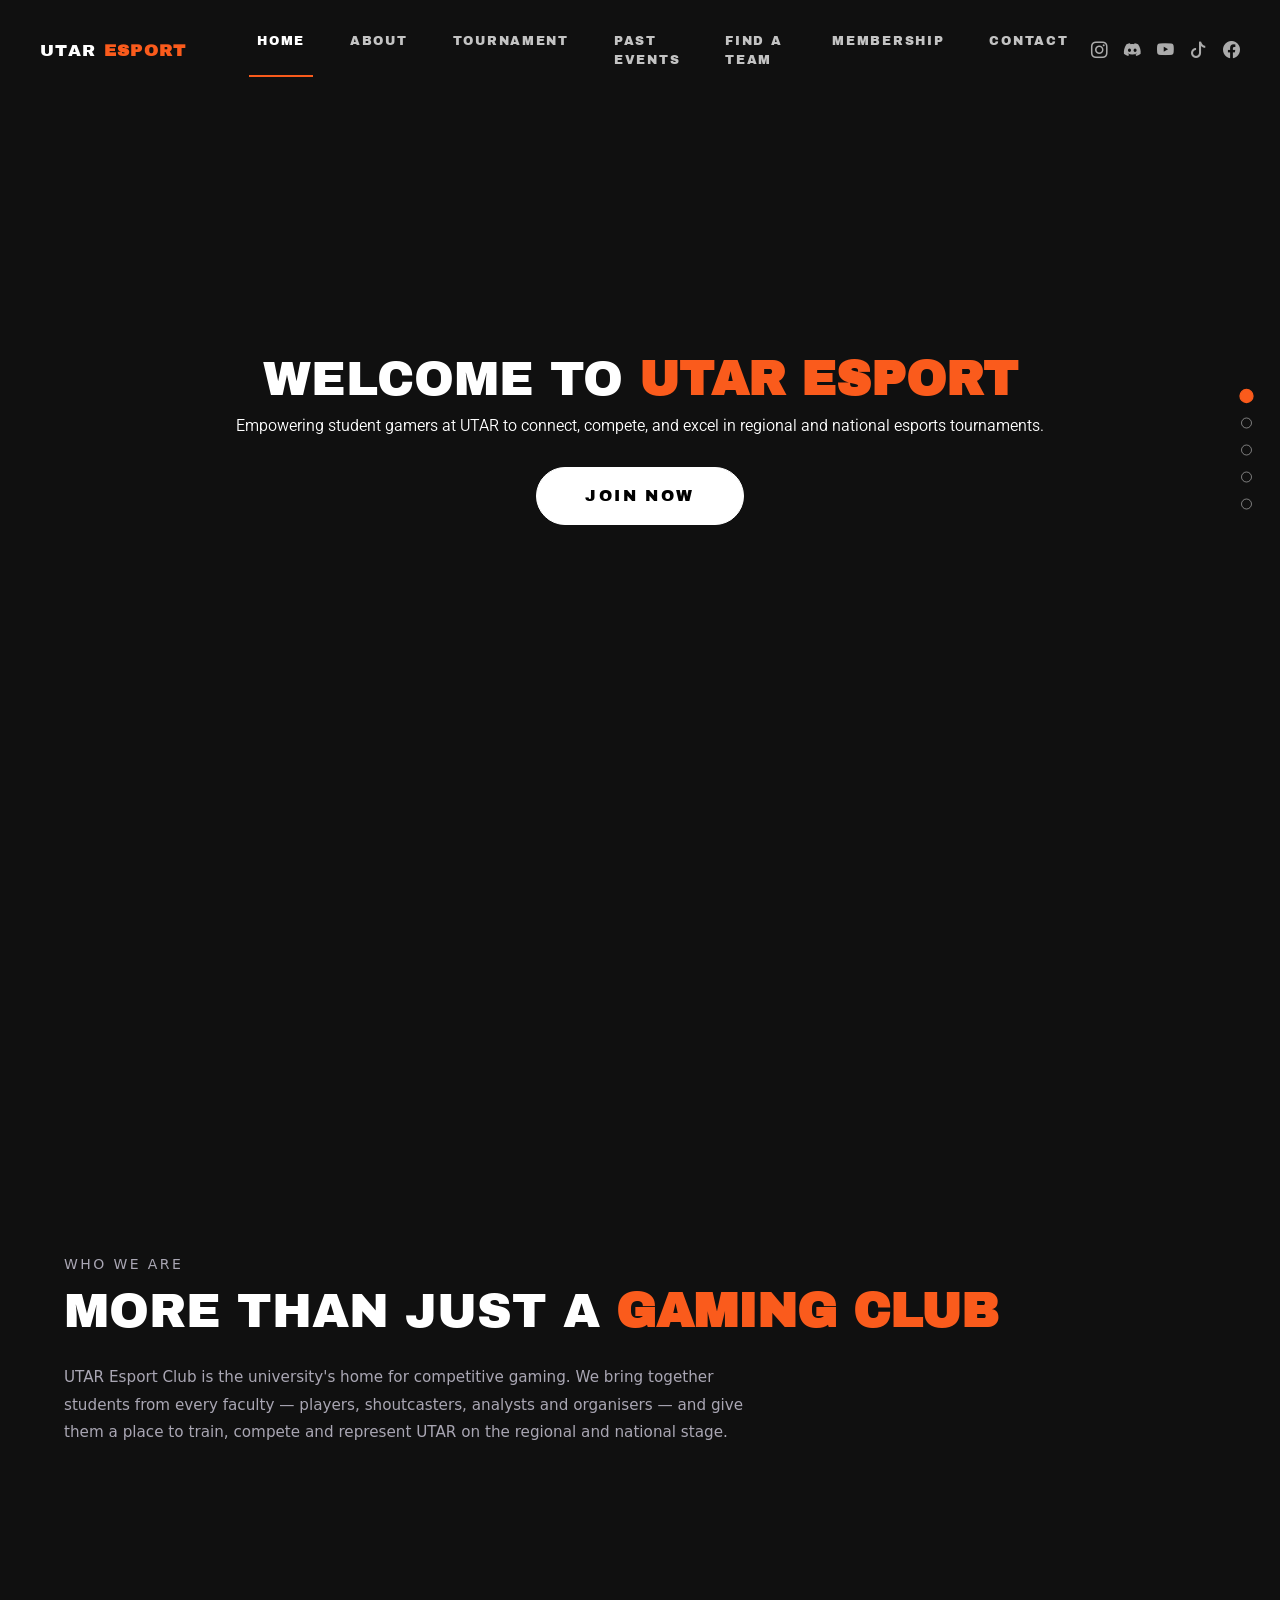
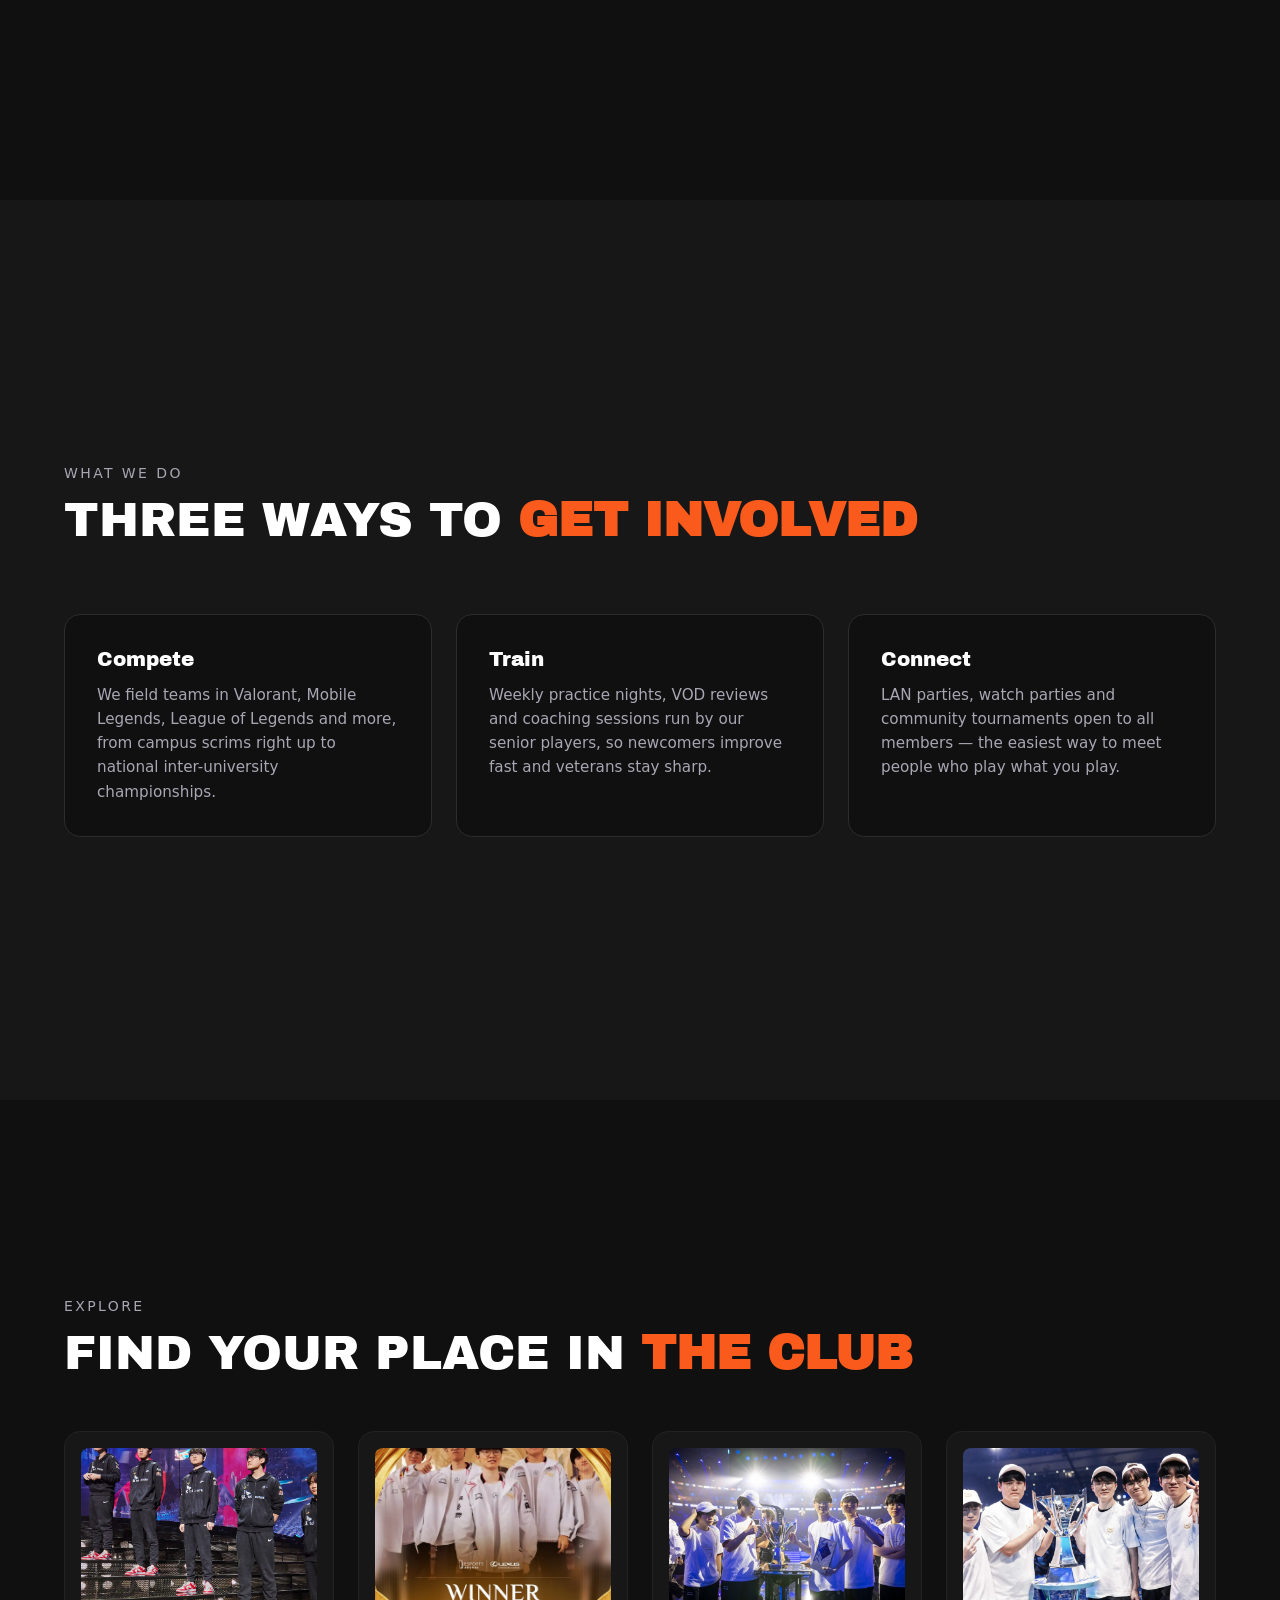
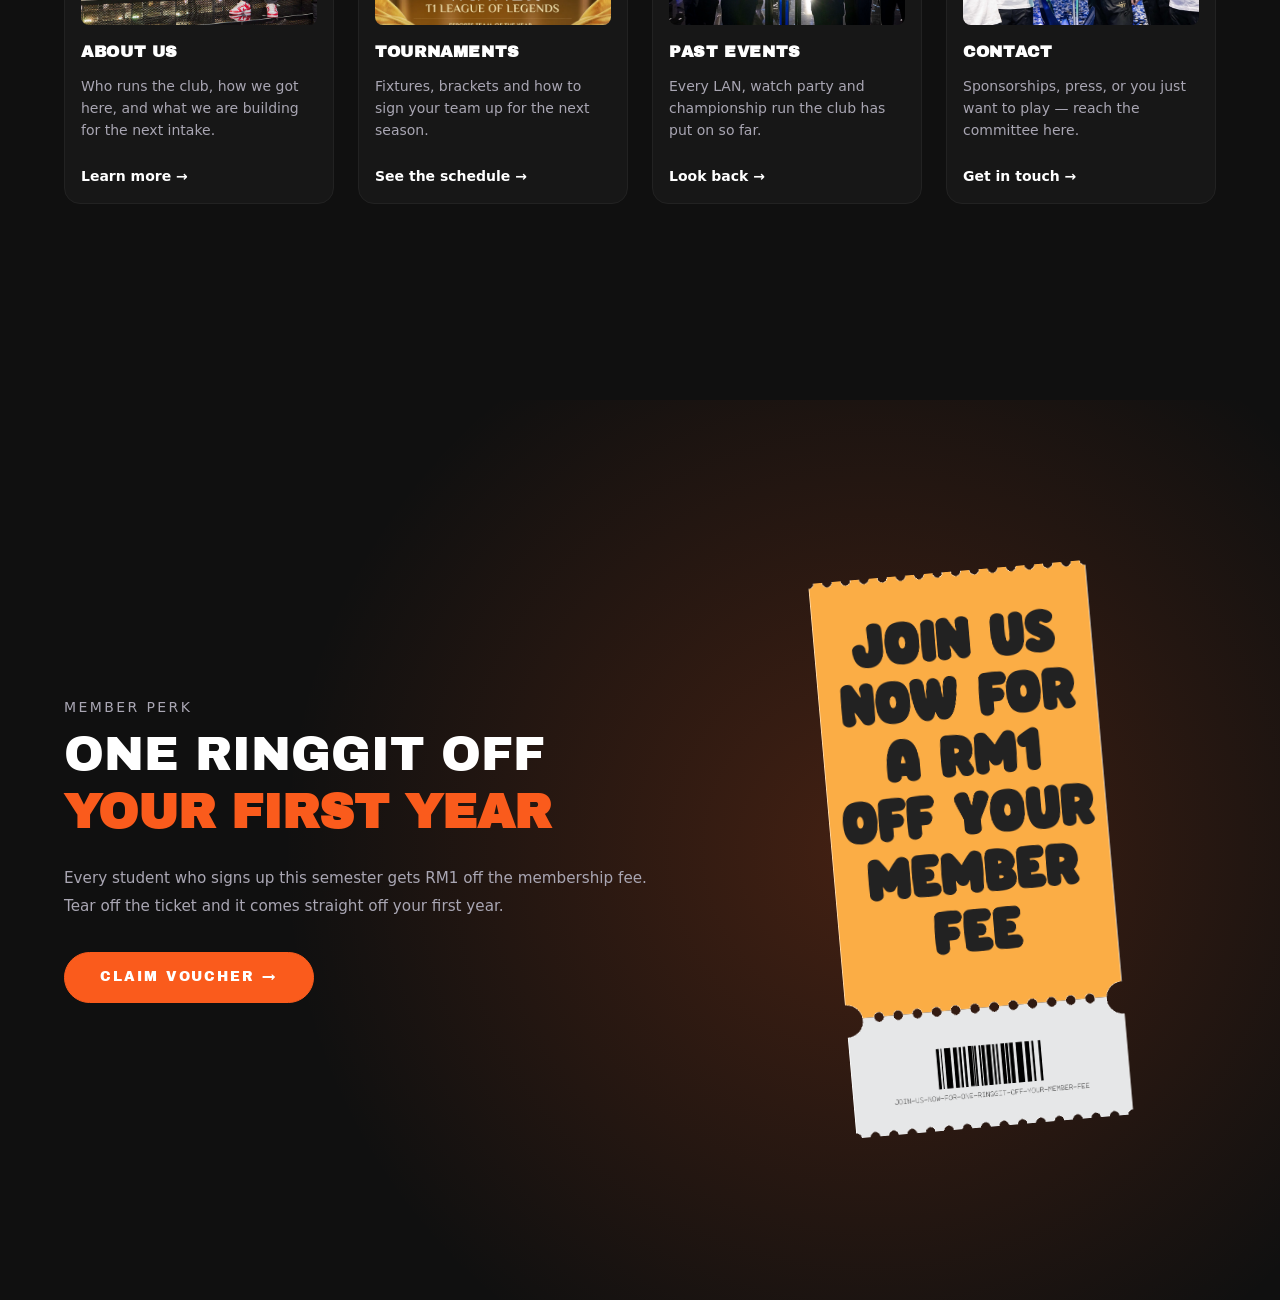
<file: index.html>
<!doctype html>
<html lang="en">

    <head>
        <meta charset="utf-8">
        <meta name="viewport" content="width=device-width, initial-scale=1">
        <title>UTAR Esport Website</title>
        <link href="https://cdn.jsdelivr.net/npm/bootstrap@5.3.8/dist/css/bootstrap.min.css" rel="stylesheet"
            integrity="sha384-sRIl4kxILFvY47J16cr9ZwB07vP4J8+LH7qKQnuqkuIAvNWLzeN8tE5YBujZqJLB" crossorigin="anonymous">
        <link href="https://cdn.jsdelivr.net/npm/bootstrap-icons@1.11.3/font/bootstrap-icons.min.css"
            rel="stylesheet">
        <link href="style.css" rel="stylesheet">
        <link rel="preconnect" href="https://fonts.googleapis.com">
        <link rel="preconnect" href="https://fonts.gstatic.com" crossorigin>
        <link
            href="https://fonts.googleapis.com/css2?family=Archivo+Black&family=Bitcount+Prop+Single:wght@100..900&family=Roboto:ital,wght@0,100..900;1,100..900&family=Rubik+Spray+Paint&display=swap"
            rel="stylesheet">
    </head>

    <body>
        <!-- Shared site nav. Copied verbatim into every page — only the
             .active link moves. script.js adds .is-solid once scrolled. -->
        <nav class="navbar navbar-expand-lg site-nav" data-bs-theme="dark">
            <div class="container-fluid site-nav-inner">
                <a class="navbar-brand" href="index.html">UTAR <span class="text-highlight">ESPORT</span></a>
                <button class="navbar-toggler" type="button" data-bs-toggle="collapse" data-bs-target="#mainNav"
                    aria-controls="mainNav" aria-expanded="false" aria-label="Toggle navigation">
                    <span class="navbar-toggler-icon"></span>
                </button>
                <div class="collapse navbar-collapse" id="mainNav">
                    <div class="navbar-nav site-nav-links mx-auto">
                        <a class="nav-item nav-link active" aria-current="page" href="index.html">HOME</a>
                        <a class="nav-item nav-link" href="about.html">ABOUT</a>
                        <a class="nav-item nav-link" href="tournament.html">TOURNAMENT</a>
                        <a class="nav-item nav-link" href="events.html">PAST EVENTS</a>
                        <a class="nav-item nav-link" href="findteam.html">FIND A TEAM</a>
                        <a class="nav-item nav-link" href="membership.html">MEMBERSHIP</a>
                        <a class="nav-item nav-link" href="contact.html">CONTACT</a>
                    </div>
                    <div class="site-nav-actions">
                        <a class="site-nav-social" href="#" aria-label="Instagram"><i class="bi bi-instagram"></i></a>
                        <a class="site-nav-social" href="#" aria-label="Discord"><i class="bi bi-discord"></i></a>
                        <a class="site-nav-social" href="#" aria-label="YouTube"><i class="bi bi-youtube"></i></a>
                        <a class="site-nav-social" href="#" aria-label="TikTok"><i class="bi bi-tiktok"></i></a>
                        <a class="site-nav-social" href="#" aria-label="Facebook"><i class="bi bi-facebook"></i></a>
                    </div>
                </div>
            </div>
        </nav>
        <!-- Scroll-spy dots. Built by script.js from the [data-section]
             elements below, so adding a section is a one-place change. -->
        <nav class="dot-nav" aria-label="Section navigation"></nav>

        <section class="hero" data-section="Home">
            <div class="container-sm text-center ">

                <h1 class="hero-text">WELCOME TO <span class="text-highlight">UTAR ESPORT</span></h1>
                <h2 class="hero-text2">Empowering student gamers at UTAR to connect, compete, and excel in regional and
                    national esports tournaments.</h2>
                    <button type = "button"class = "btn welcome-section-button">JOIN NOW</button>




            </div>
        </section>
        <section class="about about-who" data-section="Who We Are">
            <div class="about-inner">
                <p class="about-eyebrow">WHO WE ARE</p>   
                <h2 class="about-title">MORE THAN JUST A <span class="text-highlight">GAMING CLUB</span></h2>
                <p class="about-text">
                    UTAR Esport Club is the university's home for competitive gaming. We bring together students from
                    every faculty — players, shoutcasters, analysts and organisers — and give them a place to train,
                    compete and represent UTAR on the regional and national stage.
                </p>
            </div>
        </section>

        <section class="about about-what" data-section="What We Do">
            <div class="about-inner">
                <p class="about-eyebrow">WHAT WE DO</p>
                <h2 class="about-title">THREE WAYS TO <span class="text-highlight">GET INVOLVED</span></h2>
                <div class="about-grid">
                    <div class="about-card">
                        <h4 class="about-card-title">Compete</h4>
                        <p class="about-card-text">
                            We field teams in Valorant, Mobile Legends, League of Legends and more, from campus
                            scrims right up to national inter-university championships.
                        </p>
                    </div>
                    <div class="about-card">
                        <h4 class="about-card-title">Train</h4>
                        <p class="about-card-text">
                            Weekly practice nights, VOD reviews and coaching sessions run by our senior players, so
                            newcomers improve fast and veterans stay sharp.
                        </p>
                    </div>
                    <div class="about-card">
                        <h4 class="about-card-title">Connect</h4>
                        <p class="about-card-text">
                            LAN parties, watch parties and community tournaments open to all members — the easiest
                            way to meet people who play what you play.
                        </p>
                    </div>
                </div>
            </div>
        </section>
        <!-- Teasers for the pages the rest of the team is building. The
             whole card is the link, so there is no separate "read more"
             target to miss. -->
        <section class="news explore" data-section="Explore">
            <div class="about-inner">
                <p class="about-eyebrow">EXPLORE</p>
                <h2 class="about-title">FIND YOUR PLACE IN <span class="text-highlight">THE CLUB</span></h2>
                <div class="news-grid explore-grid">
                    <a class="news-card explore-card" href="about.html">
                        <img src="images/hero.jpg" alt="">
                        <h3 class="news-card-title">ABOUT US</h3>
                        <p class="news-card-text">Who runs the club, how we got here, and what we are building for
                            the next intake.</p>
                        <span class="news-card-link">Learn more &rarr;</span>
                    </a>
                    <a class="news-card explore-card" href="tournament.html">
                        <img src="images/news-1.webp" alt="">
                        <h3 class="news-card-title">TOURNAMENTS</h3>
                        <p class="news-card-text">Fixtures, brackets and how to sign your team up for the next
                            season.</p>
                        <span class="news-card-link">See the schedule &rarr;</span>
                    </a>
                    <a class="news-card explore-card" href="events.html">
                        <img src="images/20241104143535308_2TE6D2S2.jpg" alt="">
                        <h3 class="news-card-title">PAST EVENTS</h3>
                        <p class="news-card-text">Every LAN, watch party and championship run the club has put on so
                            far.</p>
                        <span class="news-card-link">Look back &rarr;</span>
                    </a>
                    <a class="news-card explore-card" href="contact.html">
                        <img src="images/b26e334737dfcaf750febeab7490acf2ceed63f8-2048x1152.jpg" alt="">
                        <h3 class="news-card-title">CONTACT</h3>
                        <p class="news-card-text">Sponsorships, press, or you just want to play &mdash; reach the
                            committee here.</p>
                        <span class="news-card-link">Get in touch &rarr;</span>
                    </a>
                </div>
            </div>
        </section>

        <!-- The voucher. The ticket is one image split into two pieces at
             its perforation (see .voucher-ticket-top / -stub in style.css)
             so the stub can tear away on hover. Whole thing is a link. -->
        <section class="voucher" data-section="Membership">
            <div class="voucher-inner">
                <div class="voucher-copy">
                    <p class="about-eyebrow">MEMBER PERK</p>
                    <h2 class="about-title">ONE RINGGIT OFF <span class="text-highlight">YOUR FIRST YEAR</span></h2>
                    <p class="about-text">Every student who signs up this semester gets RM1 off the membership
                        fee. Tear off the ticket and it comes straight off your first year.</p>

                    <a class="btn voucher-cta" href="membership.html">CLAIM VOUCHER &rarr;</a>
                    <p class="voucher-claimed" hidden></p>
                </div>

                <a class="voucher-ticket" href="membership.html"
                    aria-label="Claim your RM1 off membership voucher">
                    <span class="voucher-ticket-top" aria-hidden="true"></span>
                    <span class="voucher-ticket-stub" aria-hidden="true"></span>
                    <span class="voucher-stamp" aria-hidden="true" hidden>CLAIMED</span>
                </a>
            </div>
        </section>

        <!-- Sign-up dialog. script.js keeps whatever is typed here in
             browser storage: the club details in localStorage so they
             survive a restart, the card fields in sessionStorage so they
             do not. Opened by JOIN NOW, the nav CTA, or a #register hash.

             membership.html carries its own copy of this block so its
             JOIN NOW buttons open the dialog there rather than bouncing
             the visitor here. Edit one, edit the other. -->
        <div class="modal fade" id="registerModal" tabindex="-1" aria-labelledby="registerModalLabel"
            aria-hidden="true">
            <div class="modal-dialog modal-dialog-centered">
                <div class="modal-content reg-modal">
                    <div class="modal-header">
                        <h2 class="modal-title" id="registerModalLabel">JOIN UTAR ESPORT</h2>
                        <button type="button" class="btn-close" data-bs-dismiss="modal" aria-label="Close"></button>
                    </div>
                    <div class="modal-body">
                        <ol class="reg-steps">
                            <li class="is-current" data-step="1">YOUR DETAILS</li>
                            <li data-step="2">PAYMENT</li>
                        </ol>

                        <form id="registerForm" novalidate>
                            <fieldset class="reg-step" data-step="1">
                                <div class="reg-field">
                                    <label for="regName">FULL NAME</label>
                                    <input type="text" id="regName" name="fullName" autocomplete="name" required>
                                </div>
                                <div class="reg-row">
                                    <div class="reg-field">
                                        <label for="regEmail">EMAIL</label>
                                        <input type="email" id="regEmail" name="email" autocomplete="email" required>
                                    </div>
                                    <div class="reg-field">
                                        <label for="regStudentId">STUDENT ID</label>
                                        <input type="text" id="regStudentId" name="studentId" required>
                                    </div>
                                </div>
                                <div class="reg-field">
                                    <label for="regFavGame">MAIN GAME</label>
                                    <select id="regFavGame" name="favGame">
                                        <option value="valorant">Valorant</option>
                                        <option value="mlbb">Mobile Legends</option>
                                        <option value="lol">League of Legends</option>
                                        <option value="other">Something else</option>
                                    </select>
                                </div>
                                <div class="reg-plans">
                                    <label class="reg-plan">
                                        <input type="radio" name="plan" value="casual" checked>
                                        Casual
                                        <span class="reg-plan-price">RM5</span>
                                    </label>
                                    <label class="reg-plan">
                                        <input type="radio" name="plan" value="competitive">
                                        Competitive
                                        <span class="reg-plan-price">RM15</span>
                                    </label>
                                </div>
                            </fieldset>

                            <fieldset class="reg-step" data-step="2" hidden>
                                <div class="reg-field">
                                    <label for="regCardName">NAME ON CARD</label>
                                    <input type="text" id="regCardName" name="cardName" autocomplete="off" required>
                                </div>
                                <div class="reg-field">
                                    <label for="regCardNumber">CARD NUMBER</label>
                                    <input type="text" id="regCardNumber" name="cardNumber" inputmode="numeric"
                                        placeholder="4242 4242 4242 4242" autocomplete="off" required>
                                </div>
                                <div class="reg-row">
                                    <div class="reg-field">
                                        <label for="regCardExpiry">EXPIRY</label>
                                        <input type="text" id="regCardExpiry" name="expiry" placeholder="MM/YY"
                                            autocomplete="off" required>
                                    </div>
                                    <div class="reg-field">
                                        <label for="regCardCvv">CVV</label>
                                        <input type="text" id="regCardCvv" name="cvv" inputmode="numeric"
                                            placeholder="123" autocomplete="off" required>
                                    </div>
                                </div>
                                <p class="reg-note">Payment details are held for this browser session only and are
                                    cleared the moment you close the browser. This form is a coursework
                                    demonstration &mdash; nothing is submitted anywhere, so please do not enter a
                                    real card.</p>
                            </fieldset>

                            <div class="reg-footer">
                                <button type="button" class="btn reg-back" hidden>BACK</button>
                                <button type="button" class="btn reg-next">CONTINUE</button>
                                <button type="submit" class="btn reg-submit" hidden>COMPLETE SIGN-UP</button>
                                <span class="reg-status" role="status" aria-live="polite"></span>
                            </div>
                        </form>
                    </div>
                </div>
            </div>
        </div>

        <script src="https://code.jquery.com/jquery-3.7.1.min.js"
            integrity="sha256-/JqT3SQfawRcv/BIHPThkBvs0OEvtFFmqPF/lYI/Cxo=" crossorigin="anonymous"></script>
        <script src="https://cdn.jsdelivr.net/npm/@popperjs/core@2.11.8/dist/umd/popper.min.js"
            integrity="sha384-I7E8VVD/ismYTF4hNIPjVp/Zjvgyol6VFvRkX/vR+Vc4jQkC+hVqc2pM8ODewa9r"
            crossorigin="anonymous"></script>
        <script src="https://cdn.jsdelivr.net/npm/bootstrap@5.3.8/dist/js/bootstrap.min.js"
            integrity="sha384-G/EV+4j2dNv+tEPo3++6LCgdCROaejBqfUeNjuKAiuXbjrxilcCdDz6ZAVfHWe1Y"
            crossorigin="anonymous"></script>
        <script src="script.js"></script>
    </body>

</html>
</file>
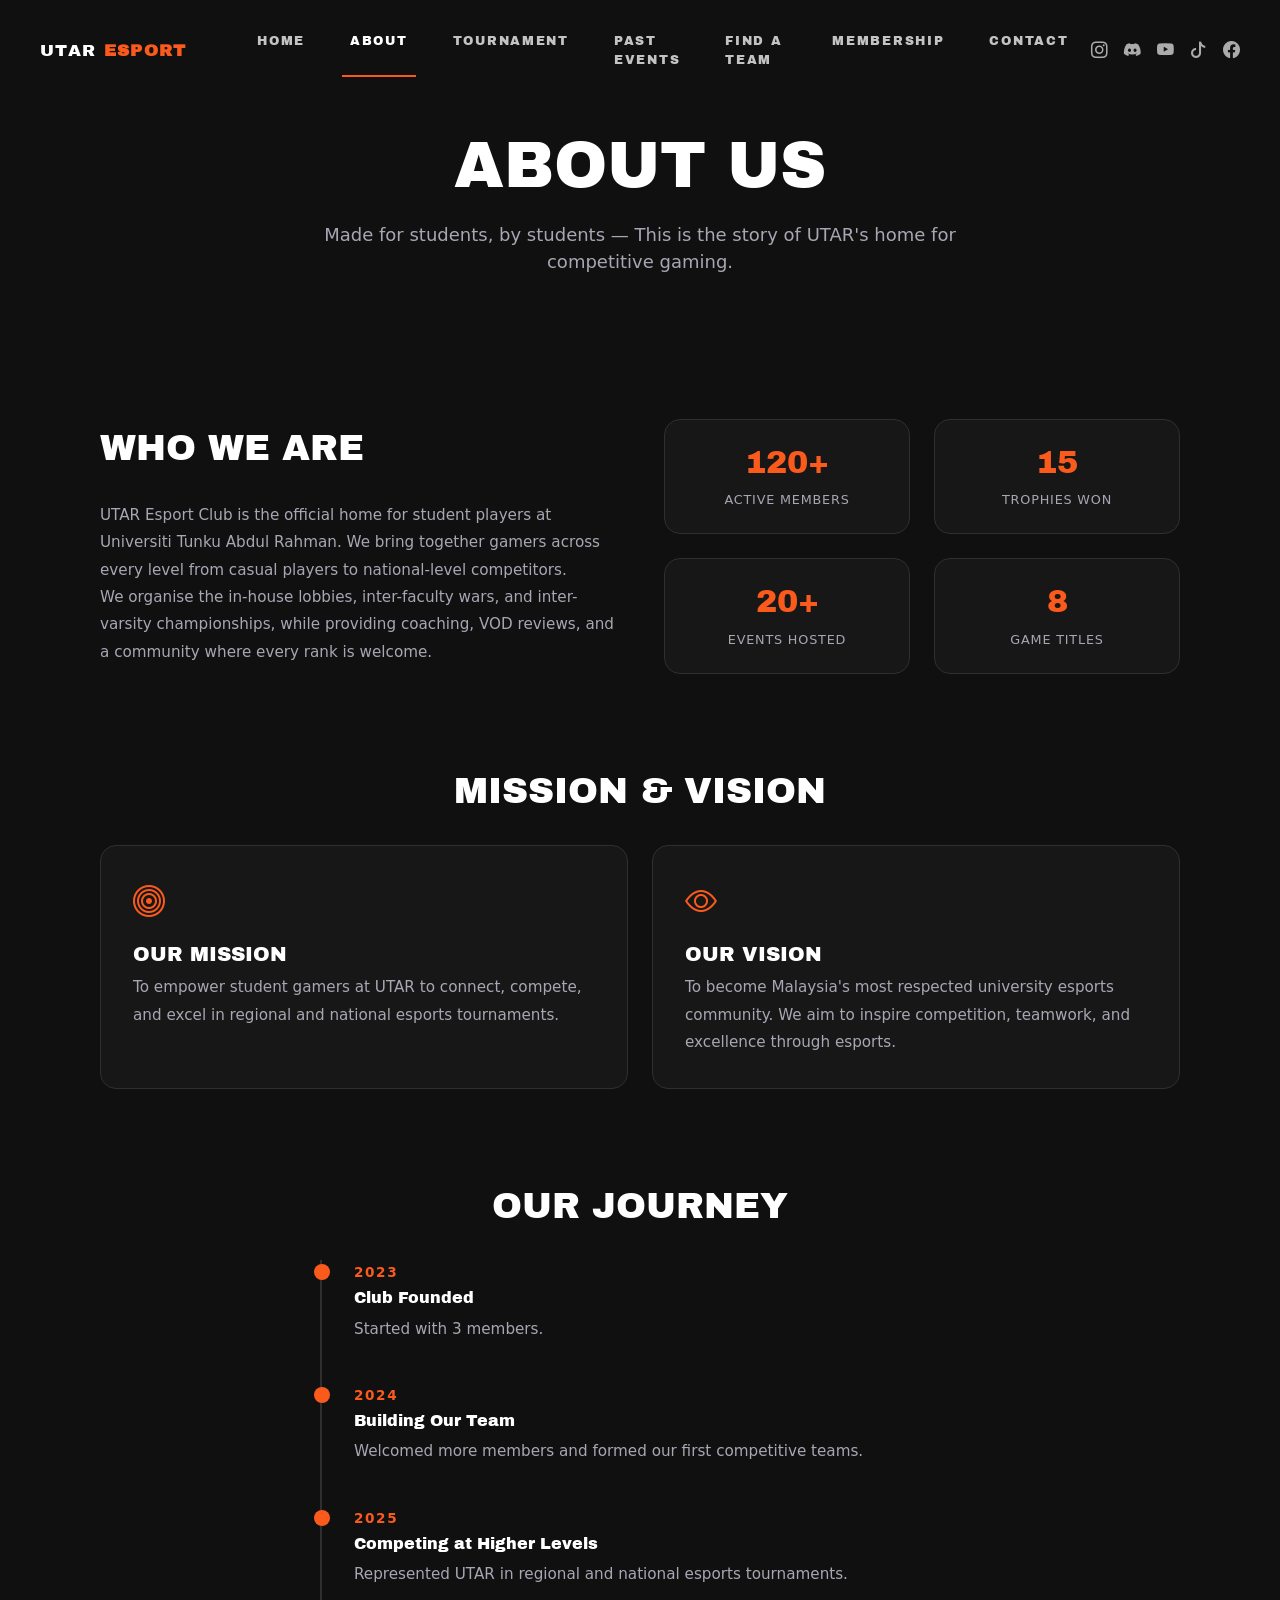
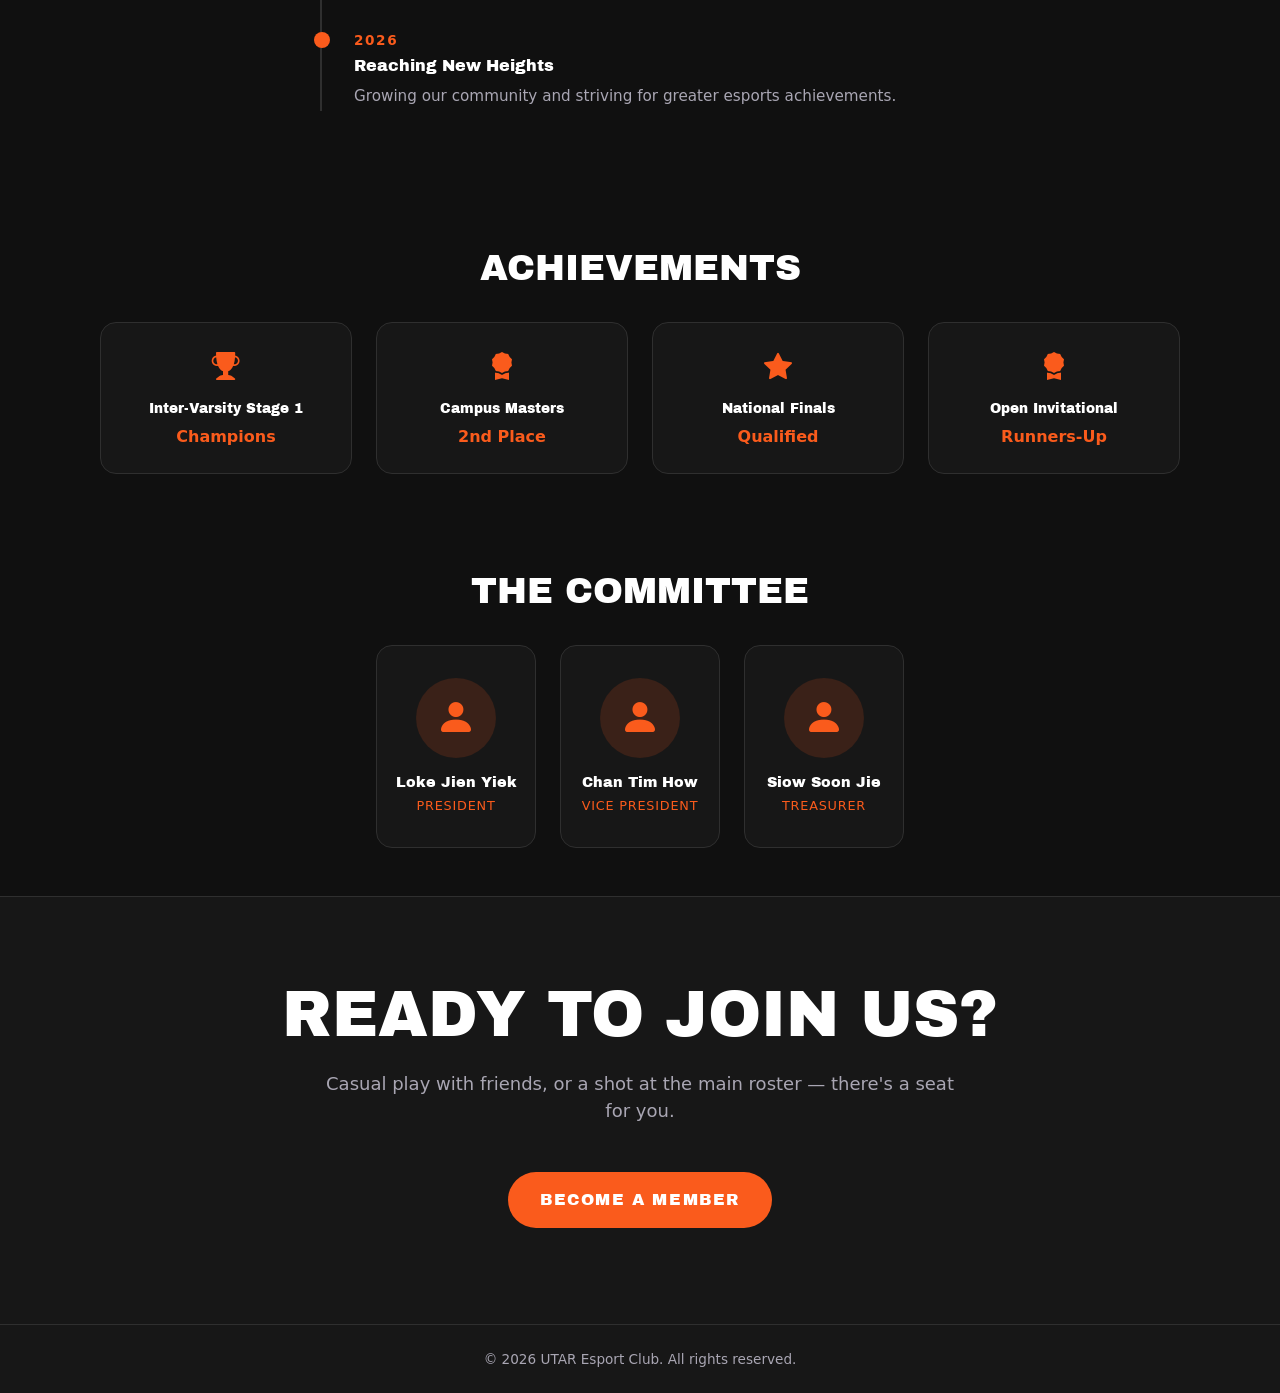
<file: about.html>
<!DOCTYPE html>
<html lang="en">
<head>
    <meta charset="UTF-8">
    <meta name="viewport" content="width=device-width, initial-scale=1.0">
    <title>About — UTAR Esport Club</title>

    <!-- Bootstrap CSS -->
    <link href="https://cdn.jsdelivr.net/npm/bootstrap@5.3.0/dist/css/bootstrap.min.css" rel="stylesheet">
    <!-- Bootstrap Icons -->
    <link href="https://cdn.jsdelivr.net/npm/bootstrap-icons@1.10.0/font/bootstrap-icons.css" rel="stylesheet">
    <!-- Google Fonts -->
    <link href="https://fonts.googleapis.com/css2?family=Archivo+Black&family=Roboto:wght@300;400;700&display=swap" rel="stylesheet">
    <!-- CSS file -->
    <link rel="stylesheet" href="style.css">
</head>
<body>

    <!-- Navigation Bar -->
  <nav class="navbar navbar-expand-lg site-nav" data-bs-theme="dark">
            <div class="container-fluid site-nav-inner">
                <a class="navbar-brand" href="index.html">UTAR <span class="text-highlight">ESPORT</span></a>
                <button class="navbar-toggler" type="button" data-bs-toggle="collapse" data-bs-target="#mainNav"
                    aria-controls="mainNav" aria-expanded="false" aria-label="Toggle navigation">
                    <span class="navbar-toggler-icon"></span>
                </button>
                <div class="collapse navbar-collapse" id="mainNav">
                    <div class="navbar-nav site-nav-links mx-auto">
                        <a class="nav-item nav-link" href="index.html">HOME</a>
                        <a class="nav-item nav-link active" aria-current="page" href="about.html">ABOUT</a>
                        <a class="nav-item nav-link" href="tournament.html">TOURNAMENT</a>
                        <a class="nav-item nav-link" href="events.html">PAST EVENTS</a>
                        <a class="nav-item nav-link" href="findteam.html">FIND A TEAM</a>
                        <a class="nav-item nav-link" href="membership.html">MEMBERSHIP</a>
                        <a class="nav-item nav-link" href="contact.html">CONTACT</a>
                    </div>
                    <div class="site-nav-actions">
                        <a class="site-nav-social" href="#" aria-label="Instagram"><i class="bi bi-instagram"></i></a>
                        <a class="site-nav-social" href="#" aria-label="Discord"><i class="bi bi-discord"></i></a>
                        <a class="site-nav-social" href="#" aria-label="YouTube"><i class="bi bi-youtube"></i></a>
                        <a class="site-nav-social" href="#" aria-label="TikTok"><i class="bi bi-tiktok"></i></a>
                        <a class="site-nav-social" href="#" aria-label="Facebook"><i class="bi bi-facebook"></i></a>
                    </div>
                </div>
            </div>
        </nav>

    <!-- About page container -->
    <div class="about-page">

        <!-- Title -->
        <header class="about-header">
            <h1 class="archivo-black-regular">ABOUT US</h1>
            <p class="pricing-subtitle">
                Made for students, by students — This is the story of
                UTAR's home for competitive gaming.
            </p>
        </header>

        <!-- About page content -->
        <section class="about-section">
            <div class="container">
                <div class="row align-items-center g-5">
                    <div class="col-lg-6">
                        <h2 class="about-section-title">WHO WE ARE</h2>
                        <p class="about-text">
                            UTAR Esport Club is the official home for
                            student players at Universiti Tunku Abdul Rahman. We bring
                            together gamers across every level from casual players
                            to national-level competitors.
                        </p>
                        <p class="about-text">
                            We organise the in-house lobbies, inter-faculty wars, and
                            inter-varsity championships, while providing coaching,
                            VOD reviews, and a community where every rank is welcome.
                        </p>
                    </div>
                    <!-- Statistics -->
                    <div class="col-lg-6">
                        <div class="row g-4 text-center">
                            <div class="col-6">
                                <div class="about-stat-card">
                                    <h3 class="about-stat-number" data-count="120" data-suffix="+">0</h3>
                                    <p class="about-stat-label">Active Members</p>
                                </div>
                            </div>
                            <div class="col-6">
                                <div class="about-stat-card">
                                    <h3 class="about-stat-number" data-count="15">0</h3>
                                    <p class="about-stat-label">Trophies Won</p>
                                </div>
                            </div>
                            <div class="col-6">
                                <div class="about-stat-card">
                                    <h3 class="about-stat-number" data-count="20" data-suffix="+">0</h3>
                                    <p class="about-stat-label">Events Hosted</p>
                                </div>
                            </div>
                            <div class="col-6">
                                <div class="about-stat-card">
                                    <h3 class="about-stat-number" data-count="8">0</h3>
                                    <p class="about-stat-label">Game Titles</p>
                                </div>
                            </div>
                        </div>
                    </div>
                </div>
            </div>
        </section>

        <!-- Mission & Vision container-->
        <section class="about-section">
            <div class="container">
                <h2 class="about-section-title text-center">MISSION &amp; VISION</h2>
                <div class="row g-4">
                    <div class="col-md-6">
                        <div class="about-mv-card">
                            <i class="bi bi-bullseye about-mv-icon"></i>
                            <h5 class="about-mv-title">OUR MISSION</h5>
                            <p class="about-text">
                                To empower student gamers at UTAR to connect, compete,
                                and excel in regional and national esports tournaments.
                            </p>
                        </div>
                    </div>
                    <div class="col-md-6">
                        <div class="about-mv-card">
                            <i class="bi bi-eye about-mv-icon"></i>
                            <h5 class="about-mv-title">OUR VISION</h5>
                            <p class="about-text">
                                To become Malaysia's most respected university esports community.
                                We aim to inspire competition, teamwork, and excellence through esports.
                            </p>
                        </div>
                    </div>
                </div>
            </div>
        </section>

        <!-- Journey container -->
        <section class="about-section">
            <div class="container">
                <h2 class="about-section-title text-center">OUR JOURNEY</h2>
                <div class="about-timeline">
                    <div class="about-timeline-item">
                        <div class="about-timeline-dot"></div>
                        <span class="about-timeline-year">2023</span>
                        <h5 class="about-timeline-title">Club Founded</h5>
                        <p class="about-text">Started with 3 members.</p>
                    </div>
                    <div class="about-timeline-item">
                        <div class="about-timeline-dot"></div>
                        <span class="about-timeline-year">2024</span>
                        <h5 class="about-timeline-title">Building Our Team</h5>
                        <p class="about-text">Welcomed more members and formed our first competitive teams.</p>
                    </div>
                    <div class="about-timeline-item">
                        <div class="about-timeline-dot"></div>
                        <span class="about-timeline-year">2025</span>
                        <h5 class="about-timeline-title">Competing at Higher Levels</h5>
                        <p class="about-text">Represented UTAR in regional and national esports tournaments.</p>
                    </div>
                    <div class="about-timeline-item">
                        <div class="about-timeline-dot"></div>
                        <span class="about-timeline-year">2026</span>
                        <h5 class="about-timeline-title">Reaching New Heights</h5>
                        <p class="about-text">Growing our community and striving for greater esports achievements.</p>
                    </div>
                </div>
            </div>
        </section>

        <!-- Achievements container -->
        <section class="about-section">
            <div class="container">
                <h2 class="about-section-title text-center">ACHIEVEMENTS</h2>
                <div class="row g-4">
                    <div class="col-md-6 col-lg-3">
                        <div class="about-achievement-card">
                            <i class="bi bi-trophy-fill about-achievement-icon"></i>
                            <h6>Inter-Varsity Stage 1</h6>
                            <p class="about-achievement-result text-highlight">Champions</p>
                        </div>
                    </div>
                    <div class="col-md-6 col-lg-3">
                        <div class="about-achievement-card">
                            <i class="bi bi-award-fill about-achievement-icon"></i>
                            <h6>Campus Masters</h6>
                            <p class="about-achievement-result text-highlight">2nd Place</p>
                        </div>
                    </div>
                    <div class="col-md-6 col-lg-3">
                        <div class="about-achievement-card">
                            <i class="bi bi-star-fill about-achievement-icon"></i>
                            <h6>National Finals</h6>
                            <p class="about-achievement-result text-highlight">Qualified</p>
                        </div>
                    </div>
                    <div class="col-md-6 col-lg-3">
                        <div class="about-achievement-card">
                            <i class="bi bi-award-fill about-achievement-icon"></i>
                            <h6>Open Invitational</h6>
                            <p class="about-achievement-result text-highlight">Runners-Up</p>
                        </div>
                    </div>
                </div>
            </div>
        </section>

        <!-- Committee container -->
        <section class="about-section">
            <div class="container">
                <h2 class="about-section-title text-center">THE COMMITTEE</h2>
                <div class="row g-4 justify-content-center">
                    <div class="col-lg-2 col-md-4 col-sm-6">
                        <div class="about-committee-card">
                            <div class="about-committee-avatar"><i class="bi bi-person-fill"></i></div>
                            <h6 class="about-committee-name">Loke Jien Yiek</h6>
                            <p class="about-committee-role">President</p>
                        </div>
                    </div>
                    <div class="col-lg-2 col-md-4 col-sm-6">
                        <div class="about-committee-card">
                            <div class="about-committee-avatar"><i class="bi bi-person-fill"></i></div>
                            <h6 class="about-committee-name">Chan Tim How</h6>
                            <p class="about-committee-role">Vice President</p>
                        </div>
                    </div>
                    <div class="col-lg-2 col-md-4 col-sm-6">
                        <div class="about-committee-card">
                            <div class="about-committee-avatar"><i class="bi bi-person-fill"></i></div>
                            <h6 class="about-committee-name">Siow Soon Jie</h6>
                            <p class="about-committee-role">Treasurer</p>
                        </div>
                    </div>
                </div>
            </div>
        </section>

        <!-- Call To Action container -->
        <section class="about-cta">
            <div class="container text-center">
                <h2 class="archivo-black-regular">READY TO JOIN US?</h2>
                <p class="pricing-subtitle">
                    Casual play with friends, or a shot at the main roster —
                    there's a seat for you.
                </p>
                <a href="membership.html" class="btn about-cta-btn">BECOME A MEMBER</a>
            </div>
        </section>

    </div>

    <!-- Footer -->
    <footer class="about-footer">
        <div class="container text-center">
            <p style="color: #a9a6b3; font-size: 0.85rem; margin: 0;">
                &copy; 2026 UTAR Esport Club. All rights reserved.
            </p>
        </div>
    </footer>

    <!-- Bootstrap JS -->
    <script src="https://cdn.jsdelivr.net/npm/bootstrap@5.3.0/dist/js/bootstrap.bundle.min.js"></script>
    <!-- jQuery -->
    <script src="https://code.jquery.com/jquery-3.7.0.min.js"></script>

    <!-- Shared behaviour. Only the navigation module applies here; the
         other blocks bail out when their markup is absent. Without this
         the fixed nav never gained .is-solid and stayed transparent over
         the page as it scrolled. -->
    <script src="script.js"></script>
    <!-- Javascript -->
    <script>
        //numerical statistics's scrolling animation
        $(document).ready(function() {
            $('.about-stat-number').each(function() {
                var $this = $(this);
                var target = $this.data('count');
                var suffix = $this.data('suffix') || '';

                $({ val: 0 }).animate({ val: target }, {
                    duration: 1500,
                    step: function() {
                        $this.text(Math.floor(this.val) + suffix);
                    },
                    complete: function() {
                        $this.text(target + suffix);
                    }
                });
            });
        });
    </script>

</body>
</html>
</file>
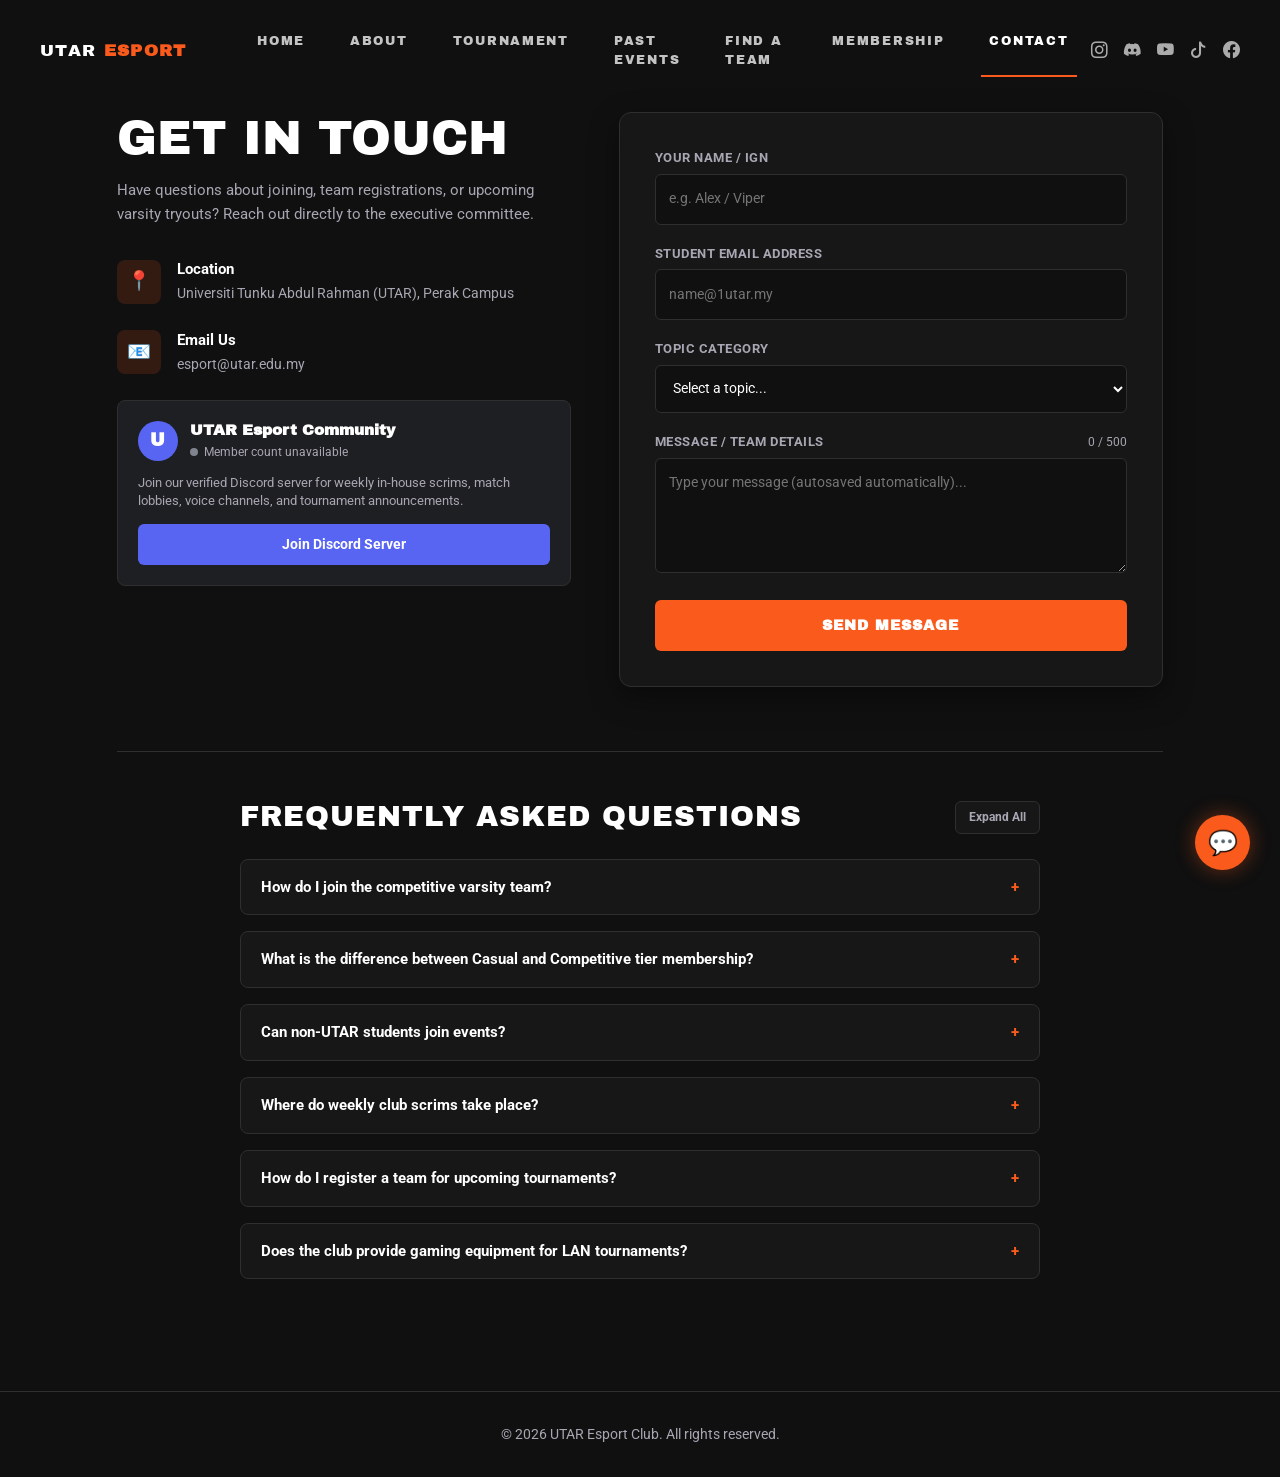
<file: contact.html>
<!DOCTYPE html>
<html lang="en">
<head>
  <meta charset="UTF-8" />
  <meta name="viewport" content="width=device-width, initial-scale=1.0"/>
  <title>UTAR Esport Club - Contact Us</title>
  <!-- Google Fonts for Archivo Black and Roboto -->
  <link rel="preconnect" href="https://fonts.googleapis.com">
  <link rel="preconnect" href="https://fonts.gstatic.com" crossorigin>
  <link href="https://fonts.googleapis.com/css2?family=Archivo+Black&family=Roboto:wght@300;400;700&display=swap" rel="stylesheet">
  <!-- Bootstrap CSS -->
  <link href="https://cdn.jsdelivr.net/npm/bootstrap@5.3.8/dist/css/bootstrap.min.css" rel="stylesheet"
    integrity="sha384-sRIl4kxILFvY47J16cr9ZwB07vP4J8+LH7qKQnuqkuIAvNWLzeN8tE5YBujZqJLB" crossorigin="anonymous">
  <!-- Bootstrap Icons -->
  <link href="https://cdn.jsdelivr.net/npm/bootstrap-icons@1.11.3/font/bootstrap-icons.min.css" rel="stylesheet">
  <!-- Shared Group Stylesheet -->
  <link rel="stylesheet" href="style.css">
  <!-- jQuery 3.7.1 CDN -->
  <script src="https://code.jquery.com/jquery-3.7.1.min.js"></script>
</head>
<body class="pricing-page">

  <!-- Navigation -->
        <nav class="navbar navbar-expand-lg site-nav" data-bs-theme="dark">
            <div class="container-fluid site-nav-inner">
                <a class="navbar-brand" href="index.html">UTAR <span class="text-highlight">ESPORT</span></a>
                <button class="navbar-toggler" type="button" data-bs-toggle="collapse" data-bs-target="#mainNav"
                    aria-controls="mainNav" aria-expanded="false" aria-label="Toggle navigation">
                    <span class="navbar-toggler-icon"></span>
                </button>
                <div class="collapse navbar-collapse" id="mainNav">
                    <div class="navbar-nav site-nav-links mx-auto">
                        <a class="nav-item nav-link" href="index.html">HOME</a>
                        <a class="nav-item nav-link" href="about.html">ABOUT</a>
                        <a class="nav-item nav-link" href="tournament.html">TOURNAMENT</a>
                        <a class="nav-item nav-link" href="events.html">PAST EVENTS</a>
                        <a class="nav-item nav-link" href="findteam.html">FIND A TEAM</a>
                        <a class="nav-item nav-link" href="membership.html">MEMBERSHIP</a>
                        <a class="nav-item nav-link active" aria-current="page" href="contact.html">CONTACT</a>
                    </div>
                    <div class="site-nav-actions">
                        <a class="site-nav-social" href="#" aria-label="Instagram"><i class="bi bi-instagram"></i></a>
                        <a class="site-nav-social" href="#" aria-label="Discord"><i class="bi bi-discord"></i></a>
                        <a class="site-nav-social" href="#" aria-label="YouTube"><i class="bi bi-youtube"></i></a>
                        <a class="site-nav-social" href="#" aria-label="TikTok"><i class="bi bi-tiktok"></i></a>
                        <a class="site-nav-social" href="#" aria-label="Facebook"><i class="bi bi-facebook"></i></a>
                    </div>
                </div>
            </div>
        </nav>

  <main class="main-content-layout">
    <div class="contact-container">
      
      <!-- Contact Info -->
      <div class="contact-info">
        <h1>Get In Touch</h1>
        <p>Have questions about joining, team registrations, or upcoming varsity tryouts? Reach out directly to the executive committee.</p>
        
        <div class="info-item">
          <div class="info-icon">📍</div>
          <div class="info-text">
            <strong>Location</strong>
            <span>Universiti Tunku Abdul Rahman (UTAR), Perak Campus</span>
          </div>
        </div>

        <div class="info-item">
          <div class="info-icon">📧</div>
          <div class="info-text">
            <strong>Email Us</strong>
            <a href="mailto:esport@utar.edu.my">esport@utar.edu.my</a>
          </div>
        </div>

        <!-- Custom Interactive Discord Community Card -->
        <div class="discord-card-widget">
          <div style="display: flex; align-items: center; justify-content: space-between;">
            <div style="display: flex; align-items: center; gap: 0.75rem;">
              <div style="width: 40px; height: 40px; border-radius: 50%; background: #5865F2; display: flex; align-items: center; justify-content: center; font-weight: 900; color: #ffffff; font-size: 1.1rem; font-family: 'Archivo Black', sans-serif;">
                U
              </div>
              <div>
                <h4 style="font-size: 0.95rem; font-weight: 700; color: #ffffff; margin: 0; font-family: 'Archivo Black', sans-serif;">UTAR Esport Community</h4>
                <div style="display: flex; align-items: center; gap: 0.4rem; font-size: 0.75rem; color: #a9a6b3; margin-top: 0.2rem;">
                  <span id="discordDot" style="width: 8px; height: 8px; border-radius: 50%; background: #80848e; display: inline-block;"></span>
                  <span id="discordCount">Checking server status...</span>
                </div>
              </div>
            </div>
          </div>
          <p style="font-size: 0.8rem; color: #a9a6b3; margin: 0; line-height: 1.4;">
            Join our verified Discord server for weekly in-house scrims, match lobbies, voice channels, and tournament announcements.
          </p>
          <a href="https://discord.gg" target="_blank" rel="noopener" class="discord-btn-custom" id="discordJoinBtn">Join Discord Server</a>
        </div>
      </div>

      <!-- Contact Form -->
      <form class="contact-form-card" id="contactForm">
        <div class="alert-banner-custom" id="alertBanner">
          ✓ Thank you! Your message has been sent to the committee.
        </div>
        <div class="alert-banner-custom" id="cooldownBanner" style="background: rgba(255, 68, 68, 0.15); border-color: #ff4444; color: #ff4444;">
          ⚠️ Please wait a few moments before sending another inquiry.
        </div>

        <div class="form-group-custom">
          <label>Your Name / IGN</label>
          <input type="text" id="contactName" placeholder="e.g. Alex / Viper" required />
        </div>
        
        <div class="form-group-custom">
          <div style="display: flex; justify-content: space-between; align-items: center; gap: 0.75rem;">
            <label>Student Email Address</label>
            <span id="emailValidationMsg" style="font-size: 0.72rem; font-weight: 700; display: none;"></span>
          </div>
          <input type="email" id="contactEmail" placeholder="name@1utar.my" required />
        </div>

        <div class="form-group-custom">
          <label>Topic Category</label>
          <select id="contactTopic" required>
            <option value="">Select a topic...</option>
            <option value="tournament-reg">Tournament Registration</option>
            <option value="membership">Membership Inquiry</option>
            <option value="tryout">Varsity Roster Tryouts</option>
            <option value="sponsorship">Sponsorship & Collaboration</option>
            <option value="other">General Inquiry</option>
          </select>
        </div>

        <div class="form-group-custom">
          <div style="display: flex; justify-content: space-between; align-items: center; gap: 0.75rem;">
            <label>Message / Team Details</label>
            <span id="charCounter" style="font-size: 0.75rem; color: #a9a6b3; white-space: nowrap;">0 / 500</span>
          </div>
          <textarea id="contactMessage" rows="4" maxlength="500" placeholder="Type your message (autosaved automatically)..." required></textarea>
        </div>

        <button type="submit" class="btn-submit-orange" id="submitBtn">Send Message</button>
      </form>

    </div>

    <!-- FAQ Accordion -->
    <section class="faq-section-wrapper">
      <div style="display: flex; justify-content: space-between; align-items: center; max-width: 800px; margin: 0 auto 1.5rem;">
        <h2 class="section-headline" style="font-size: 1.8rem; margin: 0;">Frequently Asked Questions</h2>
        <button id="toggleAllFaqBtn" style="background: #171717; border: 1px solid #2f2f2f; color: #a9a6b3; padding: 0.4rem 0.8rem; border-radius: 6px; font-size: 0.75rem; font-weight: 700; cursor: pointer;">Expand All</button>
      </div>

      <div class="accordion-wrapper">
        
        <div class="accordion-item-box">
          <div class="accordion-header-box">
            How do I join the competitive varsity team? <span class="acc-symbol" style="color: #FA5B1C;">+</span>
          </div>
          <div class="accordion-body-box">
            You must be an active Competitive Tier member (RM15/semester). Tryouts are held at the beginning of each semester for major titles like CS2, Valorant, and League of Legends.
          </div>
        </div>

        <div class="accordion-item-box">
          <div class="accordion-header-box">
            What is the difference between Casual and Competitive tier membership? <span class="acc-symbol" style="color: #FA5B1C;">+</span>
          </div>
          <div class="accordion-body-box">
            Casual Tier (RM5/semester) grants access to our social Discord channels, weekly in-house scrim nights, and viewing parties. Competitive Tier (RM15/semester) includes varsity tryout eligibility, sponsored tournament entry fees, jersey discounts, and priority coaching sessions.
          </div>
        </div>

        <div class="accordion-item-box">
          <div class="accordion-header-box">
            Can non-UTAR students join events? <span class="acc-symbol" style="color: #FA5B1C;">+</span>
          </div>
          <div class="accordion-body-box">
            Social watch parties and open LAN scrims are open to the public! However, inter-varsity tournaments and main roster positions are restricted to current UTAR students.
          </div>
        </div>

        <div class="accordion-item-box">
          <div class="accordion-header-box">
            Where do weekly club scrims take place? <span class="acc-symbol" style="color: #FA5B1C;">+</span>
          </div>
          <div class="accordion-body-box">
            Most casual scrims take place online via our official Discord server on Friday and Sunday evenings at 8:00 PM MYT. Physical LAN scrims are held at Pavilion Hall during mid-semester breaks.
          </div>
        </div>

        <div class="accordion-item-box">
          <div class="accordion-header-box">
            How do I register a team for upcoming tournaments? <span class="acc-symbol" style="color: #FA5B1C;">+</span>
          </div>
          <div class="accordion-body-box">
            Team captains can submit a registration request through the Tournaments page or use the contact form above with the "Tournament Registration" topic, including all 5 players' student IDs and in-game names.
          </div>
        </div>

        <div class="accordion-item-box">
          <div class="accordion-header-box">
            Does the club provide gaming equipment for LAN tournaments? <span class="acc-symbol" style="color: #FA5B1C;">+</span>
          </div>
          <div class="accordion-body-box">
            For on-campus LAN tournaments, high-refresh-rate monitors and network switches are provided. Participants are encouraged to bring their own personal peripherals (mouse, keyboard, headset, and mousepad).
          </div>
        </div>

      </div>
    </section>
  </main>

  <!-- Floating Chatbot Agent Widget (Clean, No Badge) -->
  <button class="chatbot-toggler" id="botToggleBtn" title="Chat with Club Assistant" style="position: fixed; bottom: 30px; right: 30px;">
    <span id="botIcon">💬</span>
  </button>

  <div class="chatbot-panel" id="botPanel">
    <div class="chatbot-header">
      <h4><span class="chatbot-status-dot"></span> UTAR Bot Agent</h4>
      <button class="chatbot-close-btn" id="botCloseBtn">&times;</button>
    </div>
    <div class="chatbot-messages" id="botMessages">
      <div class="chat-msg bot">
        👋 Hey there! I'm your UTAR Esport Club assistant. Ask me about membership, scrims, or varsity tryouts!
      </div>
    </div>
    <!-- Quick reply buttons -->
    <div class="chatbot-quick-replies">
      <button class="quick-btn" data-query="Membership fees">Membership Fees</button>
      <button class="quick-btn" data-query="Tryouts">Varsity Tryouts</button>
      <button class="quick-btn" data-query="Discord">Discord Link</button>
    </div>
    <form class="chatbot-input-area" id="botForm">
      <input type="text" id="botInput" placeholder="Type a question..." autocomplete="off" required />
      <button type="submit">Send</button>
    </form>
  </div>

  <footer class="footer-custom">
    &copy; 2026 UTAR Esport Club. All rights reserved.
  </footer>

  <!-- JQUERY & STORAGE SCRIPTS -->
  <script>
    $(document).ready(function() {

      // 0. DISCORD: Live member counts straight from Discord's public invite API
      //    Put your server's invite code here - the bit after discord.gg/
      //    e.g. for https://discord.gg/aBcD1234 the code is "aBcD1234"
      const DISCORD_INVITE_CODE = 'Z3myCa9VZ';

      $('#discordJoinBtn').attr('href', 'https://discord.gg/' + DISCORD_INVITE_CODE);

      function refreshDiscordCounts() {
        $.getJSON('https://discord.com/api/v10/invites/' + DISCORD_INVITE_CODE + '?with_counts=true')
          .done(function(data) {
            const online = data.approximate_presence_count;
            const total = data.approximate_member_count;
            if (typeof online !== 'number') { return; }
            $('#discordDot').css('background', '#23a55a');
            $('#discordCount').text(online.toLocaleString() + ' Online  |  ' + total.toLocaleString() + ' Members');
          })
          .fail(function() {
            // Bad/expired invite code, or Discord unreachable - say so rather than show a fake number
            $('#discordDot').css('background', '#80848e');
            $('#discordCount').text('Member count unavailable');
          });
      }

      refreshDiscordCounts();
      setInterval(refreshDiscordCounts, 60000); // refresh once a minute

      // 1. COOKIES: Helper functions & Rate Limiting
      function setCookie(cname, cvalue, minutes) {
        const d = new Date();
        d.setTime(d.getTime() + (minutes * 60 * 1000));
        document.cookie = cname + "=" + cvalue + ";expires=" + d.toUTCString() + ";path=/";
      }

      function getCookie(cname) {
        const name = cname + "=";
        const ca = document.cookie.split(';');
        for (let i = 0; i < ca.length; i++) {
          let c = ca[i].trim();
          if (c.indexOf(name) === 0) return c.substring(name.length, c.length);
        }
        return "";
      }

      // 2. SESSION STORAGE: Auto-restore form draft fields
      $('#contactName').val(sessionStorage.getItem('utar_draft_name') || '');
      $('#contactEmail').val(sessionStorage.getItem('utar_draft_email') || '');
      $('#contactTopic').val(sessionStorage.getItem('utar_draft_topic') || '');
      $('#contactMessage').val(sessionStorage.getItem('utar_draft_msg') || '');

      function updateCharCounter() {
        const len = $('#contactMessage').val().length;
        $('#charCounter').text(`${len} / 500`);
        if (len >= 450) {
          $('#charCounter').css('color', '#FA5B1C');
        } else {
          $('#charCounter').css('color', '#a9a6b3');
        }
      }
      updateCharCounter();

      // Live UTAR Student Email Domain Validator
      function validateEmail() {
        const email = $('#contactEmail').val().trim().toLowerCase();
        const $msg = $('#emailValidationMsg');

        if (email.length === 0) {
          $msg.hide();
          return true;
        }

        if (email.endsWith('@1utar.my') || email.endsWith('@utar.edu.my')) {
          $msg.text('✓ Verified UTAR Domain').css('color', '#00ff80').fadeIn(150);
          return true;
        } else {
          $msg.text('⚠️ Use official UTAR email (@1utar.my)').css('color', '#FA5B1C').fadeIn(150);
          return false;
        }
      }

      $('#contactEmail').on('input blur', validateEmail);

      // Auto-save all fields to SessionStorage on input
      $('#contactName, #contactEmail, #contactTopic, #contactMessage').on('input change', function() {
        sessionStorage.setItem('utar_draft_name', $('#contactName').val());
        sessionStorage.setItem('utar_draft_email', $('#contactEmail').val());
        sessionStorage.setItem('utar_draft_topic', $('#contactTopic').val());
        sessionStorage.setItem('utar_draft_msg', $('#contactMessage').val());
        updateCharCounter();
      });

      // 3. JQUERY FAQ ACCORDIONS WITH SMOOTH TOGGLE
      $('.accordion-header-box').on('click', function() {
        const $body = $(this).next('.accordion-body-box');
        const $symbol = $(this).find('.acc-symbol');

        $('.accordion-body-box').not($body).slideUp(200);
        $('.acc-symbol').not($symbol).text('+');

        $body.slideToggle(200, function() {
          $symbol.text($body.is(':visible') ? '-' : '+');
        });
      });

      let allExpanded = false;
      $('#toggleAllFaqBtn').on('click', function() {
        if (!allExpanded) {
          $('.accordion-body-box').slideDown(200);
          $('.acc-symbol').text('-');
          $(this).text('Collapse All');
          allExpanded = true;
        } else {
          $('.accordion-body-box').slideUp(200);
          $('.acc-symbol').text('+');
          $(this).text('Expand All');
          allExpanded = false;
        }
      });

      // 4. CONTACT FORM SUBMISSION WITH COOKIE COOLDOWN & BUTTON STATE
      $('#contactForm').on('submit', function(e) {
        e.preventDefault();

        // Check if submission cooldown cookie exists (2-minute throttle)
        if (getCookie('inquiry_cooldown')) {
          $('#cooldownBanner').fadeIn(300);
          setTimeout(function() {
            $('#cooldownBanner').fadeOut(300);
          }, 3500);
          return;
        }

        const $btn = $('#submitBtn');
        $btn.text('Transmitting...').prop('disabled', true).css('opacity', '0.7');

        setTimeout(function() {
          setCookie('inquiry_cooldown', 'active', 2);

          // Clear SessionStorage drafts upon successful dispatch
          sessionStorage.removeItem('utar_draft_name');
          sessionStorage.removeItem('utar_draft_email');
          sessionStorage.removeItem('utar_draft_topic');
          sessionStorage.removeItem('utar_draft_msg');

          $('#alertBanner').fadeIn(300);
          $('#contactForm')[0].reset();
          $('#emailValidationMsg').hide();
          updateCharCounter();

          $btn.text('Send Message').prop('disabled', false).css('opacity', '1');

          setTimeout(function() {
            $('#alertBanner').fadeOut(300);
          }, 4000);
        }, 600);
      });

      // ==========================================================
      // 5. CHATBOT AGENT WIDGET LOGIC & SESSION STORAGE
      // ==========================================================
      
      // Load saved chat session from sessionStorage
      const savedChat = JSON.parse(sessionStorage.getItem('utar_chat_history') || '[]');
      if (savedChat.length > 0) {
        savedChat.forEach(msg => {
          $('#botMessages').append(`<div class="chat-msg ${msg.sender}">${msg.text}</div>`);
        });
        scrollChatToBottom();
      }

      function scrollChatToBottom() {
        $('#botMessages').scrollTop($('#botMessages')[0].scrollHeight);
      }

      // Toggle Chatbot Panel
      $('#botToggleBtn, #botCloseBtn').on('click', function() {
        $('#botPanel').fadeToggle(200, function() {
          if ($('#botPanel').is(':visible')) {
            $('#botIcon').text('✕');
            scrollChatToBottom();
            $('#botInput').focus();
          } else {
            $('#botIcon').text('💬');
          }
        });
      });

      // Knowledge Base Auto-responder
      function getBotAnswer(query) {
        const q = query.toLowerCase();
        if (q.includes('fee') || q.includes('price') || q.includes('cost') || q.includes('membership') || q.includes('rm')) {
          return "Membership is split into Casual (RM5/semester) for social play and Competitive (RM15/semester) for varsity rosters and tournaments!";
        } else if (q.includes('tryout') || q.includes('varsity') || q.includes('team') || q.includes('join')) {
          return "Varsity tryouts are conducted at the start of each semester for CS2, Valorant, and League of Legends. An active Competitive Tier is required!";
        } else if (q.includes('discord') || q.includes('scrim') || q.includes('server') || q.includes('custom')) {
          return "Our weekly community scrims run on Discord every Friday and Sunday at 8:00 PM! Join our server at discord.gg/" + DISCORD_INVITE_CODE + "";
        } else if (q.includes('hello') || q.includes('hi') || q.includes('hey')) {
          return "Hello! How can I assist you with UTAR Esport Club today?";
        } else if (q.includes('where') || q.includes('location') || q.includes('campus') || q.includes('kampar')) {
          return "We are based at UTAR Perak Campus (Kampar). Physical LAN tournaments take place at the Pavilion halls.";
        } else if (q.includes('tournament') || q.includes('bracket') || q.includes('schedule')) {
          return "Check our Tournaments page for upcoming fixtures or check Past Events to view our championship match archives!";
        } else {
          return "Thanks for reaching out! For specific team or collaboration inquiries, please submit the contact form on this page or ask an admin in our Discord server.";
        }
      }

      function handleSendMessage(text) {
        if (!text.trim()) return;

        // Render User Message
        $('#botMessages').append(`<div class="chat-msg user">${text}</div>`);
        savedChat.push({ sender: 'user', text: text });
        scrollChatToBottom();

        // Bot Response with simulated typing delay
        setTimeout(function() {
          const reply = getBotAnswer(text);
          $('#botMessages').append(`<div class="chat-msg bot">${reply}</div>`);
          savedChat.push({ sender: 'bot', text: reply });
          sessionStorage.setItem('utar_chat_history', JSON.stringify(savedChat));
          scrollChatToBottom();
        }, 450);
      }

      // Input Form Submit
      $('#botForm').on('submit', function(e) {
        e.preventDefault();
        const userText = $('#botInput').val();
        handleSendMessage(userText);
        $('#botInput').val('');
      });

      // Quick Reply Buttons Click
      $('.quick-btn').on('click', function() {
        const query = $(this).data('query');
        handleSendMessage(query);
      });

    });
  </script>

  <!-- Bootstrap JS (navbar toggler) -->
  <script src="https://cdn.jsdelivr.net/npm/bootstrap@5.3.8/dist/js/bootstrap.bundle.min.js"></script>
  <!-- Shared site script (adds .is-solid to the nav on scroll) -->
  <script src="script.js"></script>

</body>
</html>
</file>
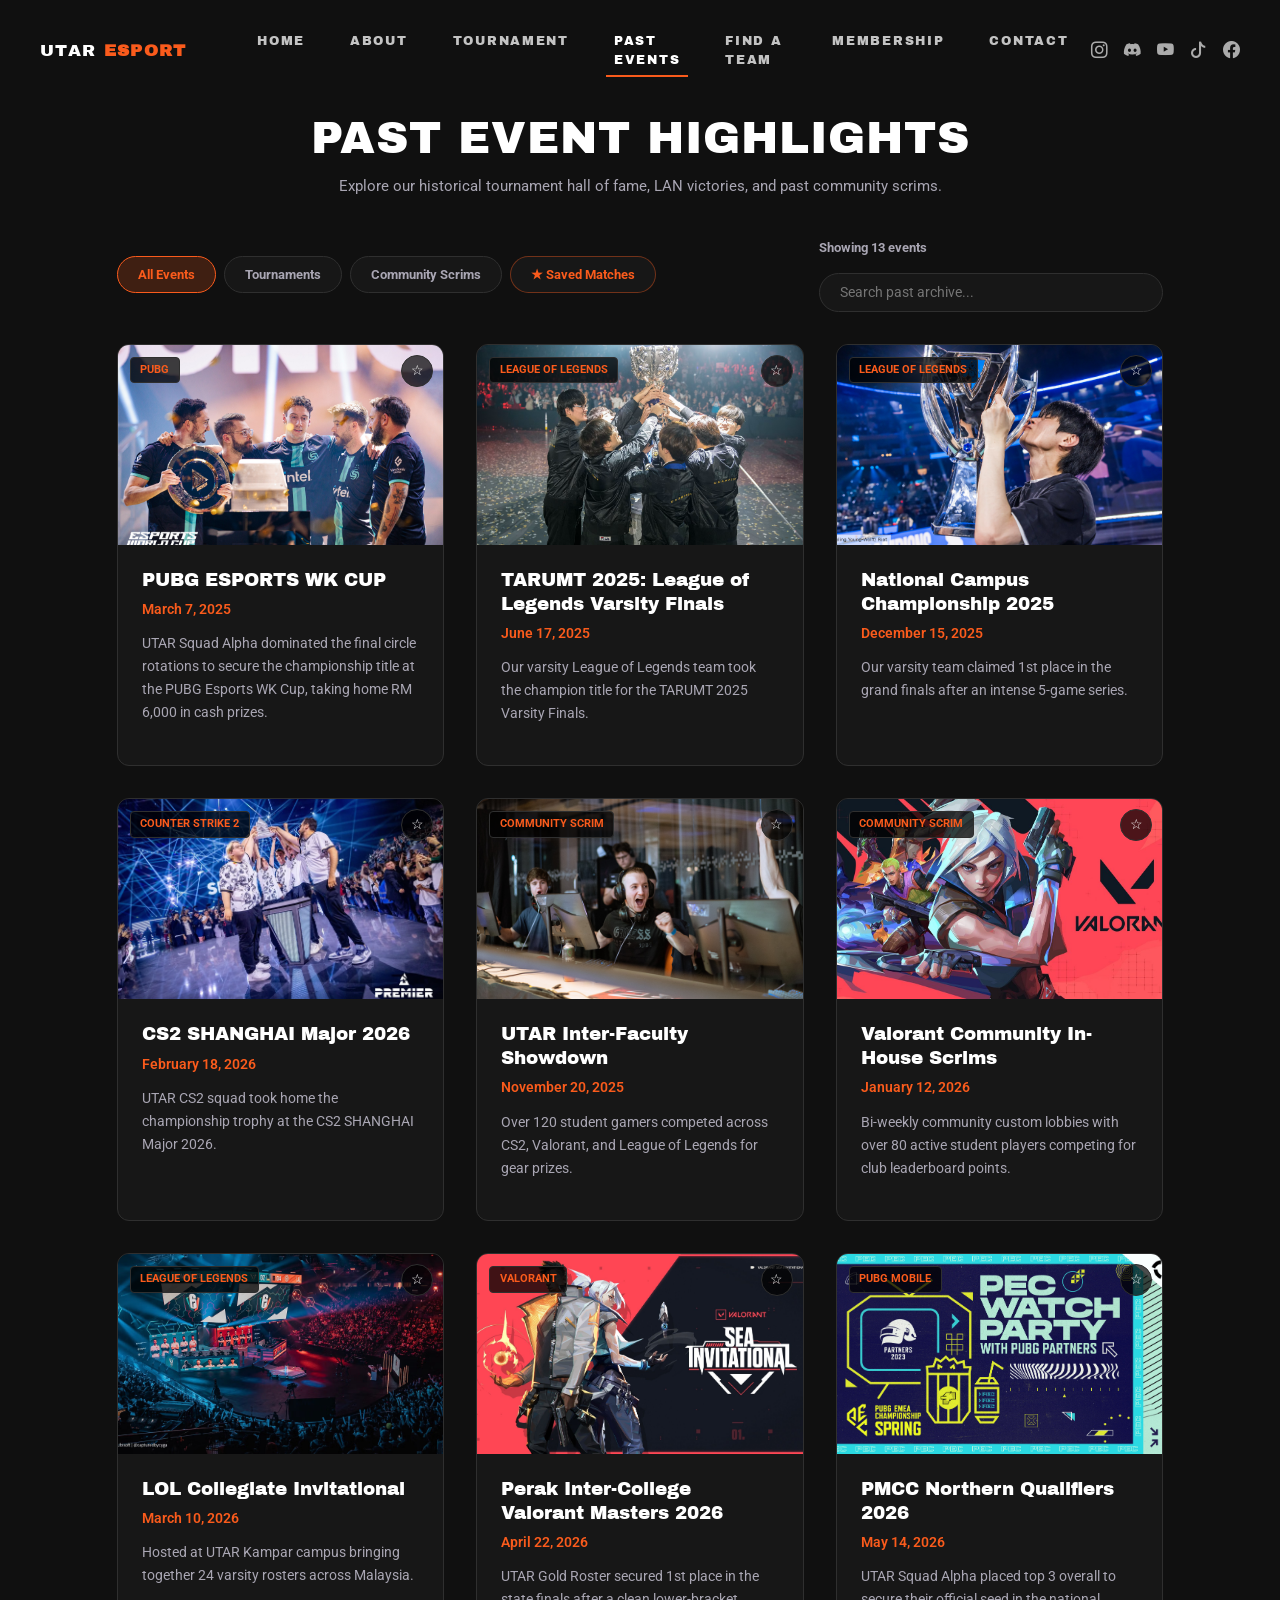
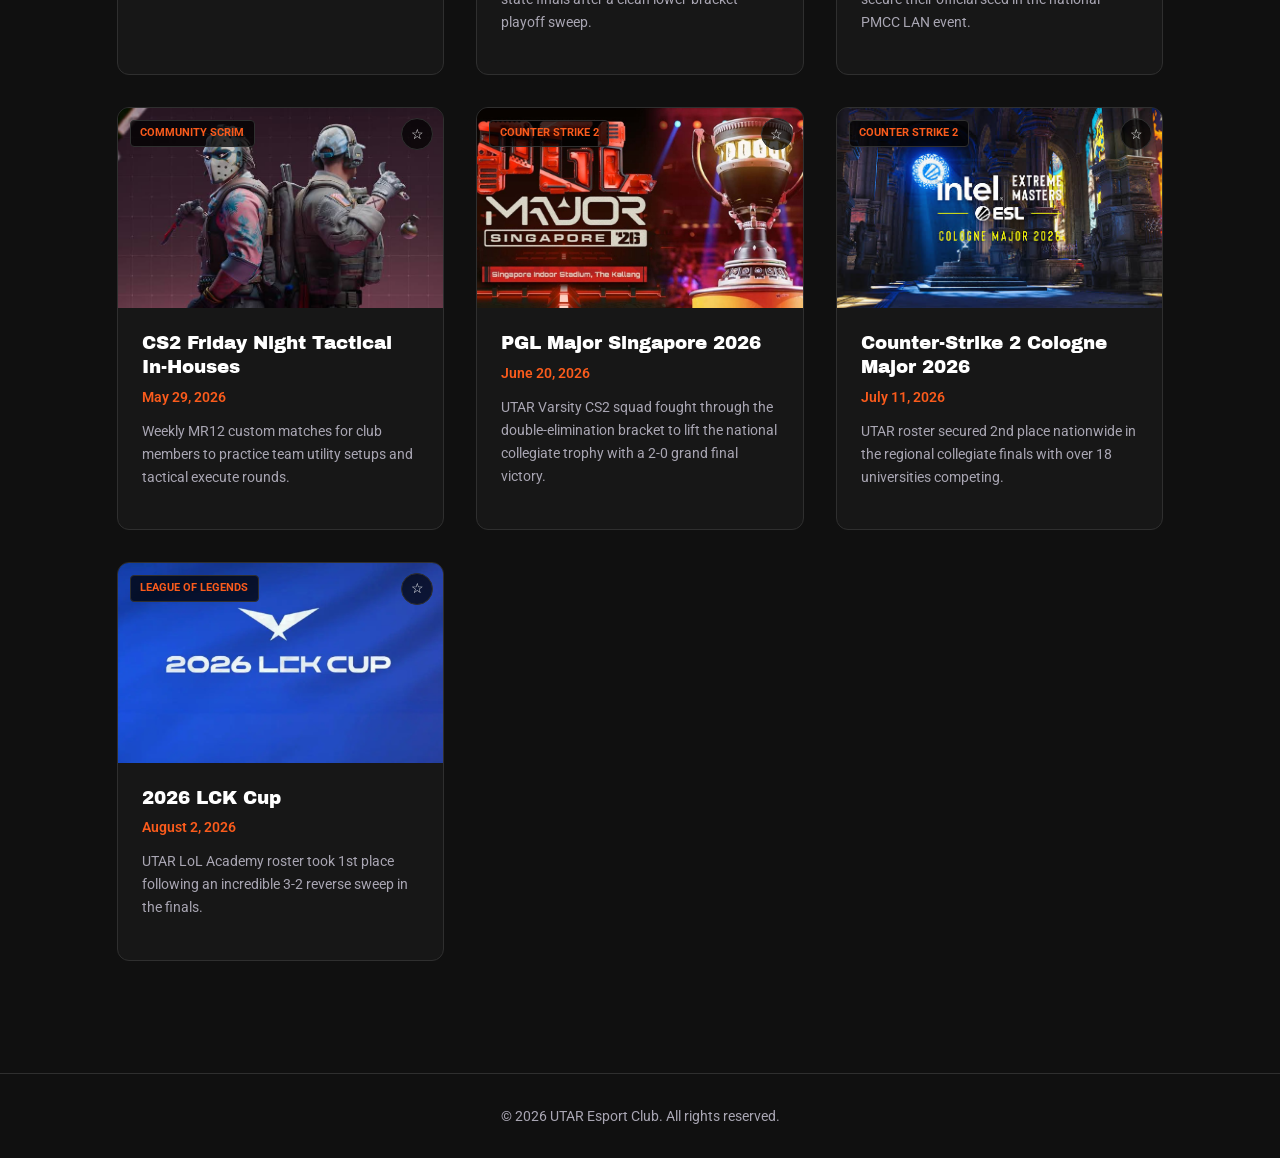
<file: events.html>
<!DOCTYPE html>
<html lang="en">
<head>
  <meta charset="UTF-8" />
  <meta name="viewport" content="width=device-width, initial-scale=1.0"/>
  <title>UTAR Esport Club - Past Events</title>
  <!-- Google Fonts for Archivo Black and Roboto -->
  <link rel="preconnect" href="https://fonts.googleapis.com">
  <link rel="preconnect" href="https://fonts.gstatic.com" crossorigin>
  <link href="https://fonts.googleapis.com/css2?family=Archivo+Black&family=Roboto:wght@300;400;700&display=swap" rel="stylesheet">
  <!-- Bootstrap CSS -->
  <link href="https://cdn.jsdelivr.net/npm/bootstrap@5.3.8/dist/css/bootstrap.min.css" rel="stylesheet"
    integrity="sha384-sRIl4kxILFvY47J16cr9ZwB07vP4J8+LH7qKQnuqkuIAvNWLzeN8tE5YBujZqJLB" crossorigin="anonymous">
  <!-- Bootstrap Icons -->
  <link href="https://cdn.jsdelivr.net/npm/bootstrap-icons@1.11.3/font/bootstrap-icons.min.css" rel="stylesheet">
  <!-- Shared Group Stylesheet -->
  <link rel="stylesheet" href="style.css">
  <!-- jQuery 3.7.1 CDN -->
  <script src="https://code.jquery.com/jquery-3.7.1.min.js"></script>
</head>
<body class="pricing-page">

  <!-- Navigation -->
  <nav class="navbar navbar-expand-lg site-nav" data-bs-theme="dark">
            <div class="container-fluid site-nav-inner">
                <a class="navbar-brand" href="index.html">UTAR <span class="text-highlight">ESPORT</span></a>
                <button class="navbar-toggler" type="button" data-bs-toggle="collapse" data-bs-target="#mainNav"
                    aria-controls="mainNav" aria-expanded="false" aria-label="Toggle navigation">
                    <span class="navbar-toggler-icon"></span>
                </button>
                <div class="collapse navbar-collapse" id="mainNav">
                    <div class="navbar-nav site-nav-links mx-auto">
                        <a class="nav-item nav-link" href="index.html">HOME</a>
                        <a class="nav-item nav-link" href="about.html">ABOUT</a>
                        <a class="nav-item nav-link" href="tournament.html">TOURNAMENT</a>
                        <a class="nav-item nav-link active" aria-current="page" href="events.html">PAST EVENTS</a>
                        <a class="nav-item nav-link" href="findteam.html">FIND A TEAM</a>
                        <a class="nav-item nav-link" href="membership.html">MEMBERSHIP</a>
                        <a class="nav-item nav-link" href="contact.html">CONTACT</a>
                    </div>
                    <div class="site-nav-actions">
                        <a class="site-nav-social" href="#" aria-label="Instagram"><i class="bi bi-instagram"></i></a>
                        <a class="site-nav-social" href="#" aria-label="Discord"><i class="bi bi-discord"></i></a>
                        <a class="site-nav-social" href="#" aria-label="YouTube"><i class="bi bi-youtube"></i></a>
                        <a class="site-nav-social" href="#" aria-label="TikTok"><i class="bi bi-tiktok"></i></a>
                        <a class="site-nav-social" href="#" aria-label="Facebook"><i class="bi bi-facebook"></i></a>
                    </div>
                </div>
            </div>
        </nav>

  <main class="main-content-layout">
    <h1 class="section-headline">Past Event Highlights</h1>
    <p class="section-subheadline">Explore our historical tournament hall of fame, LAN victories, and past community scrims.</p>

    <!-- Controls (Filter, Search, Favorites & Dynamic Counter) -->
    <div class="controls-bar">
      <div class="filter-buttons">
        <button class="filter-btn active" data-filter="all">All Events</button>
        <button class="filter-btn" data-filter="tournament">Tournaments</button>
        <button class="filter-btn" data-filter="scrim">Community Scrims</button>
        <button class="filter-btn" data-filter="favorites" style="color: #FA5B1C; border-color: rgba(250, 91, 28, 0.4);">★ Saved Matches</button>
      </div>
      <div style="display: flex; align-items: center; gap: 1rem; flex-wrap: wrap;">
        <span id="eventCountBadge" style="font-size: 0.8rem; color: #a9a6b3; font-weight: 700;">Showing 12 events</span>
        <input type="text" id="searchInput" class="search-box" placeholder="Search past archive..." />
      </div>
    </div>

    <!-- Archive Grid -->
    <div class="events-grid" id="eventsGridContainer">

      <!-- Tournament 1 -->
      <div class="event-card" 
           data-id="evt-1"
           data-video="OCtSFNcMMOc" 
           data-category="tournament" 
           data-title="PUBG ESPORTS WK CUP" 
           data-date="March 7, 2025" 
           data-badge="PUBG" 
           data-img="images/The-Soniqs-the-winning-team-of-the-PUBG-Esports-World-Cup-tournament-celebrate-their-victory.-Photo-courtesy-of-EWC.jpg" 
           data-desc="Facing off against 24 elite collegiate and amateur rosters across 8 intense Battle Royale matches on Erangel and Miramar, UTAR Squad Alpha showcased superior zone positioning and macro utility control. With 4 Chicken Dinners and an unmatched 78 total kill points, the squad locked in 1st place overall, lifting the WK Cup trophy and securing RM 6,000 in sponsored hardware and cash earnings.">
        <div class="event-img" style="background-image: url('images/The-Soniqs-the-winning-team-of-the-PUBG-Esports-World-Cup-tournament-celebrate-their-victory.-Photo-courtesy-of-EWC.jpg');">
          <span class="event-badge">PUBG</span>
          <button class="btn-bookmark" title="Bookmark Match" style="position:absolute; top:10px; right:10px; background:rgba(0,0,0,0.7); border:1px solid #2f2f2f; color:#fff; border-radius:50%; width:32px; height:32px; cursor:pointer; font-size:0.9rem;">☆</button>
        </div>
        <div class="event-body">
          <h3>PUBG ESPORTS WK CUP</h3>
          <div class="event-date">March 7, 2025</div>
          <p>UTAR Squad Alpha dominated the final circle rotations to secure the championship title at the PUBG Esports WK Cup, taking home RM 6,000 in cash prizes.</p>
        </div>
      </div>
      
      <!-- Tournament 2 -->
      <div class="event-card" 
           data-id="evt-2"
           data-video="3d7CbPj5HTw" 
           data-category="tournament" 
           data-title="TARUMT 2025: League of Legends Varsity Finals" 
           data-date="June 17, 2025" 
           data-badge="League of Legends" 
           data-img="images/faker-skt-lol-worlds-season-6.avif" 
           data-desc="Our varsity League of Legends team was the champion for the TARUMT 2025: League of Legends Varsity Finals.">
        <div class="event-img" style="background-image: url('images/faker-skt-lol-worlds-season-6.avif');">
          <span class="event-badge">League of Legends</span>
          <button class="btn-bookmark" title="Bookmark Match" style="position:absolute; top:10px; right:10px; background:rgba(0,0,0,0.7); border:1px solid #2f2f2f; color:#fff; border-radius:50%; width:32px; height:32px; cursor:pointer; font-size:0.9rem;">☆</button>
        </div>
        <div class="event-body">
          <h3>TARUMT 2025: League of Legends Varsity Finals</h3>
          <div class="event-date">June 17, 2025</div>
          <p>Our varsity League of Legends team took the champion title for the TARUMT 2025 Varsity Finals.</p>
        </div>
      </div>

      <!-- Tournament 3 -->
      <div class="event-card" 
           data-id="evt-3"
           data-video="mBMWbudfwyY" 
           data-category="tournament" 
           data-title="National Campus Championship 2025" 
           data-date="December 15, 2025" 
           data-badge="League of Legends" 
           data-img="images/lol-worlds-2023-location-format-dates.jpg" 
           data-desc="Our varsity League of Legends team claimed 1st place in the grand finals after an intense 5-game series against Monash Esports. Prize Pool: RM 5,000 + Custom Trophies.">
        <div class="event-img" style="background-image: url('images/lol-worlds-2023-location-format-dates.jpg');">
          <span class="event-badge">League of Legends</span>
          <button class="btn-bookmark" title="Bookmark Match" style="position:absolute; top:10px; right:10px; background:rgba(0,0,0,0.7); border:1px solid #2f2f2f; color:#fff; border-radius:50%; width:32px; height:32px; cursor:pointer; font-size:0.9rem;">☆</button>
        </div>
        <div class="event-body">
          <h3>National Campus Championship 2025</h3>
          <div class="event-date">December 15, 2025</div>
          <p>Our varsity team claimed 1st place in the grand finals after an intense 5-game series.</p>
        </div>
      </div>

      <!-- Tournament 4 -->
      <div class="event-card" 
           data-id="evt-4"
           data-category="tournament" 
           data-title="CS2 SHANGHAI Major 2026" 
           data-date="February 18, 2026" 
           data-badge="Counter Strike 2" 
           data-img="images/0x0.webp" 
           data-desc="UTAR Main CS2 squad locks in the final and won the final with a dominant performance, won with 3:0 score in a BO7 series.">
        <div class="event-img" style="background-image: url('images/0x0.webp');">
          <span class="event-badge">Counter Strike 2</span>
          <button class="btn-bookmark" title="Bookmark Match" style="position:absolute; top:10px; right:10px; background:rgba(0,0,0,0.7); border:1px solid #2f2f2f; color:#fff; border-radius:50%; width:32px; height:32px; cursor:pointer; font-size:0.9rem;">☆</button>
        </div>
        <div class="event-body">
          <h3>CS2 SHANGHAI Major 2026</h3>
          <div class="event-date">February 18, 2026</div>
          <p>UTAR CS2 squad took home the championship trophy at the CS2 SHANGHAI Major 2026.</p>
        </div>
      </div>

      <!-- Scrim 1 -->
      <div class="event-card" 
           data-id="evt-5"
           data-category="scrim" 
           data-title="UTAR Inter-Faculty Showdown" 
           data-date="November 20, 2025" 
           data-badge="Community Scrim" 
           data-img="images/medium_b946296f-c363-452f-acd8-978a6092e639.jpg" 
           data-desc="Over 120 student gamers competed across CS2, Valorant, and League of Legends for bragging rights and sponsored gaming peripherals.">
        <div class="event-img" style="background-image: url('images/medium_b946296f-c363-452f-acd8-978a6092e639.jpg');">
          <span class="event-badge">Community Scrim</span>
          <button class="btn-bookmark" title="Bookmark Match" style="position:absolute; top:10px; right:10px; background:rgba(0,0,0,0.7); border:1px solid #2f2f2f; color:#fff; border-radius:50%; width:32px; height:32px; cursor:pointer; font-size:0.9rem;">☆</button>
        </div>
        <div class="event-body">
          <h3>UTAR Inter-Faculty Showdown</h3>
          <div class="event-date">November 20, 2025</div>
          <p>Over 120 student gamers competed across CS2, Valorant, and League of Legends for gear prizes.</p>
        </div>
      </div>

      <!-- Scrim 2 -->
      <div class="event-card" 
           data-id="evt-6"
           data-category="scrim" 
           data-title="Valorant Community In-House Scrims" 
           data-date="January 12, 2026" 
           data-badge="Community Scrim" 
           data-img="images/ps-f2p-val-console-launch-16x9.jpg" 
           data-desc="Over 80 club members participated in our bi-weekly mixed-rank Valorant scrim lobbies, featuring custom map drafts and shoutcasted live matches on Discord.">
        <div class="event-img" style="background-image: url('images/ps-f2p-val-console-launch-16x9.jpg');">
          <span class="event-badge">Community Scrim</span>
          <button class="btn-bookmark" title="Bookmark Match" style="position:absolute; top:10px; right:10px; background:rgba(0,0,0,0.7); border:1px solid #2f2f2f; color:#fff; border-radius:50%; width:32px; height:32px; cursor:pointer; font-size:0.9rem;">☆</button>
        </div>
        <div class="event-body">
          <h3>Valorant Community In-House Scrims</h3>
          <div class="event-date">January 12, 2026</div>
          <p>Bi-weekly community custom lobbies with over 80 active student players competing for club leaderboard points.</p>
        </div>
      </div>

      <!-- Tournament 5 -->
      <div class="event-card" 
           data-id="evt-7"
           data-category="tournament" 
           data-title="LOL Collegiate Invitational" 
           data-date="March 10, 2026" 
           data-badge="League of Legends" 
           data-img="images/12729cf90524c101ea85a822f54ef1c57db5470f-1882x1059.avif" 
           data-desc="Hosted at UTAR Kampar campus, bringing together 24 varsity rosters across Malaysia with over RM 8,000 in physical rewards.">
        <div class="event-img" style="background-image: url('images/12729cf90524c101ea85a822f54ef1c57db5470f-1882x1059.avif');">
          <span class="event-badge">League of Legends</span>
          <button class="btn-bookmark" title="Bookmark Match" style="position:absolute; top:10px; right:10px; background:rgba(0,0,0,0.7); border:1px solid #2f2f2f; color:#fff; border-radius:50%; width:32px; height:32px; cursor:pointer; font-size:0.9rem;">☆</button>
        </div>
        <div class="event-body">
          <h3>LOL Collegiate Invitational</h3>
          <div class="event-date">March 10, 2026</div>
          <p>Hosted at UTAR Kampar campus bringing together 24 varsity rosters across Malaysia.</p>
        </div>
      </div>

      <!-- Tournament 6 -->
      <div class="event-card" 
           data-id="evt-8"
           data-category="tournament" 
           data-title="Perak Inter-College Valorant Masters 2026" 
           data-date="April 22, 2026" 
           data-badge="Valorant" 
           data-img="images/ee9399572076549b33d55aa7c88cbd9d8ab4f7f5-1920x1080.jpg" 
           data-desc="UTAR Gold Roster fought through the lower bracket to clinch the Perak State Championship title with a 2-1 victory in the Grand Finals.">
        <div class="event-img" style="background-image: url('images/ee9399572076549b33d55aa7c88cbd9d8ab4f7f5-1920x1080.jpg');">
          <span class="event-badge">Valorant</span>
          <button class="btn-bookmark" title="Bookmark Match" style="position:absolute; top:10px; right:10px; background:rgba(0,0,0,0.7); border:1px solid #2f2f2f; color:#fff; border-radius:50%; width:32px; height:32px; cursor:pointer; font-size:0.9rem;">☆</button>
        </div>
        <div class="event-body">
          <h3>Perak Inter-College Valorant Masters 2026</h3>
          <div class="event-date">April 22, 2026</div>
          <p>UTAR Gold Roster secured 1st place in the state finals after a clean lower-bracket playoff sweep.</p>
        </div>
      </div>

      <!-- Tournament 7 -->
      <div class="event-card" 
           data-id="evt-9"
           data-category="tournament" 
           data-title="PUBG Mobile Campus Championship (PMCC) Northern Qualifiers" 
           data-date="May 14, 2026" 
           data-badge="PUBG Mobile" 
           data-img="images/752adc3717b7ec25_202303180113148251.jpg" 
           data-desc="Featuring 32 university squads across 6 battle royale rounds. UTAR Squad Alpha finished top 3 to qualify directly for the National LAN Finals.">
        <div class="event-img" style="background-image: url('images/752adc3717b7ec25_202303180113148251.jpg');">
          <span class="event-badge">PUBG Mobile</span>
          <button class="btn-bookmark" title="Bookmark Match" style="position:absolute; top:10px; right:10px; background:rgba(0,0,0,0.7); border:1px solid #2f2f2f; color:#fff; border-radius:50%; width:32px; height:32px; cursor:pointer; font-size:0.9rem;">☆</button>
        </div>
        <div class="event-body">
          <h3>PMCC Northern Qualifiers 2026</h3>
          <div class="event-date">May 14, 2026</div>
          <p>UTAR Squad Alpha placed top 3 overall to secure their official seed in the national PMCC LAN event.</p>
        </div>
      </div>

      <!-- Scrim 3 -->
      <div class="event-card" 
           data-id="evt-10"
           data-category="scrim" 
           data-title="CS2 Friday Night Tactical In-Houses" 
           data-date="May 29, 2026" 
           data-badge="Community Scrim" 
           data-img="images/images.jpg" 
           data-desc="Weekly community scrim series featuring mixed rank matchmaking, MR12 tournament settings, and community casted streams on our Discord.">
        <div class="event-img" style="background-image: url('images/images.jpg');">
          <span class="event-badge">Community Scrim</span>
          <button class="btn-bookmark" title="Bookmark Match" style="position:absolute; top:10px; right:10px; background:rgba(0,0,0,0.7); border:1px solid #2f2f2f; color:#fff; border-radius:50%; width:32px; height:32px; cursor:pointer; font-size:0.9rem;">☆</button>
        </div>
        <div class="event-body">
          <h3>CS2 Friday Night Tactical In-Houses</h3>
          <div class="event-date">May 29, 2026</div>
          <p>Weekly MR12 custom matches for club members to practice team utility setups and tactical execute rounds.</p>
        </div>
      </div>

      <!-- Tournament 8 -->
      <div class="event-card" 
           data-id="evt-11"
           data-category="tournament" 
           data-title="PGL Major Singapore 2026" 
           data-date="June 20, 2026" 
           data-badge="Counter Strike 2" 
           data-img="images/PGL-brings-Counter-Strike-2-Major-to-Singapore-in-November-2026.jpg" 
           data-desc="UTAR Varsity CS2 squad fought through the double-elimination bracket to lift the national collegiate trophy with a 2-0 grand final victory.">
        <div class="event-img" style="background-image: url('images/PGL-brings-Counter-Strike-2-Major-to-Singapore-in-November-2026.jpg');">
          <span class="event-badge">Counter Strike 2</span>
          <button class="btn-bookmark" title="Bookmark Match" style="position:absolute; top:10px; right:10px; background:rgba(0,0,0,0.7); border:1px solid #2f2f2f; color:#fff; border-radius:50%; width:32px; height:32px; cursor:pointer; font-size:0.9rem;">☆</button>
        </div>
        <div class="event-body">
          <h3>PGL Major Singapore 2026</h3>
          <div class="event-date">June 20, 2026</div>
          <p>UTAR Varsity CS2 squad fought through the double-elimination bracket to lift the national collegiate trophy with a 2-0 grand final victory.</p>
        </div>
      </div>

      <!-- Tournament 9 -->
      <div class="event-card" 
           data-id="evt-12"
           data-category="tournament" 
           data-title="Counter-Strike 2 Cologne Major 2026" 
           data-date="July 11, 2026" 
           data-badge="Counter Strike 2" 
           data-img="images/images (1).jpg" 
           data-desc="Competing against 18 universities across Southeast Asia, UTAR finished 2nd place overall, taking home RM 4,000 cash and hardware prizes.">
        <div class="event-img" style="background-image: url('images/images (1).jpg');">
          <span class="event-badge">Counter Strike 2</span>
          <button class="btn-bookmark" title="Bookmark Match" style="position:absolute; top:10px; right:10px; background:rgba(0,0,0,0.7); border:1px solid #2f2f2f; color:#fff; border-radius:50%; width:32px; height:32px; cursor:pointer; font-size:0.9rem;">☆</button>
        </div>
        <div class="event-body">
          <h3>Counter-Strike 2 Cologne Major 2026</h3>
          <div class="event-date">July 11, 2026</div>
          <p>UTAR roster secured 2nd place nationwide in the regional collegiate finals with over 18 universities competing.</p>
        </div>
      </div>

      <!-- Tournament 10 -->
      <div class="event-card" 
           data-id="evt-13"
           data-category="tournament" 
           data-title="2026 LCK Cup" 
           data-date="August 2, 2026" 
           data-badge="League of Legends" 
           data-img="images/941a33d6b03052befc3a5ada376164224d415294-1080x613.webp" 
           data-desc="UTAR LoL Academy squad claimed 1st place in the summer cup after a tense 3-2 comeback in the best-of-5 championship match.">
        <div class="event-img" style="background-image: url('images/941a33d6b03052befc3a5ada376164224d415294-1080x613.webp');">
          <span class="event-badge">League of Legends</span>
          <button class="btn-bookmark" title="Bookmark Match" style="position:absolute; top:10px; right:10px; background:rgba(0,0,0,0.7); border:1px solid #2f2f2f; color:#fff; border-radius:50%; width:32px; height:32px; cursor:pointer; font-size:0.9rem;">☆</button>
        </div>
        <div class="event-body">
          <h3>2026 LCK Cup</h3>
          <div class="event-date">August 2, 2026</div>
          <p>UTAR LoL Academy roster took 1st place following an incredible 3-2 reverse sweep in the finals.</p>
        </div>
      </div>

      <!-- No Results Feedback State -->
      <div id="noResultsState" style="display:none; grid-column: 1 / -1; text-align: center; padding: 3rem 1rem; color: #a9a6b3;">
        <p style="font-size: 1.1rem; font-weight: 700; color: #ffffff;">No archived past events found matching your search.</p>
        <p style="font-size: 0.85rem; margin-top: 0.5rem;">Try searching for a different game title or switch back to "All Events".</p>
      </div>

    </div>
  </main>

  <!-- Modal Lightbox with Unified Typography -->
  <div class="modal-overlay" id="eventModal" style="font-family: 'Roboto', sans-serif;">
    <div class="modal-card">
      <button class="modal-close" id="modalCloseBtn">&times;</button>
      <div class="modal-img" id="modalImg"></div>
      <div class="modal-video" id="modalVideo">
        <iframe id="modalVideoFrame" src="" title="Event highlight video" frameborder="0" allow="accelerometer; clipboard-write; encrypted-media; gyroscope; picture-in-picture" allowfullscreen></iframe>
      </div>
      <div class="modal-content">
        <div style="display: flex; justify-content: space-between; align-items: center; margin-bottom: 0.5rem;">
          <span class="event-badge" id="modalBadge" style="position:static; display:inline-block; margin: 0;"></span>
          <button id="copyShareBtn" style="background: transparent; border: 1px solid #2f2f2f; color: #FA5B1C; border-radius: 6px; padding: 0.3rem 0.6rem; font-size: 0.75rem; font-weight: 700; font-family: 'Roboto', sans-serif; cursor: pointer;">📋 Copy Summary</button>
        </div>
        <h2 id="modalTitle" style="margin-bottom: 0.2rem; font-family: 'Archivo Black', sans-serif; color: #fff;"></h2>
        <div class="event-date" id="modalDate" style="margin-bottom: 1rem; font-family: 'Roboto', sans-serif;"></div>
        <p id="modalDesc" style="color: #a9a6b3; font-size: 0.95rem; line-height: 1.6; font-family: 'Roboto', sans-serif; font-weight: 350;"></p>
        <div id="toastCopied" style="display: none; color: #00ff80; font-size: 0.8rem; font-weight: 700; margin-top: 0.8rem; font-family: 'Roboto', sans-serif;">✓ Match details copied to clipboard!</div>
      </div>
    </div>
  </div>

  <footer class="footer-custom">
    &copy; 2026 UTAR Esport Club. All rights reserved.
  </footer>

  <!-- JQUERY & STORAGE SCRIPTS -->
  <script>
    $(document).ready(function() {

      // 1. LOCAL STORAGE: Initialize & Load Bookmarked Matches
      let savedBookmarks = JSON.parse(localStorage.getItem('utar_event_bookmarks') || '[]');
      
      function renderBookmarks() {
        $('.event-card').each(function() {
          const cardId = $(this).data('id');
          const $btn = $(this).find('.btn-bookmark');
          if (savedBookmarks.includes(cardId)) {
            $btn.text('★').css({'color': '#FA5B1C', 'border-color': '#FA5B1C'});
          } else {
            $btn.text('☆').css({'color': '#ffffff', 'border-color': '#2f2f2f'});
          }
        });
      }
      renderBookmarks();

      $('.btn-bookmark').on('click', function(e) {
        e.stopPropagation(); // Stop opening the modal lightbox
        const cardId = $(this).closest('.event-card').data('id');
        if (savedBookmarks.includes(cardId)) {
          savedBookmarks = savedBookmarks.filter(id => id !== cardId);
        } else {
          savedBookmarks.push(cardId);
        }
        localStorage.setItem('utar_event_bookmarks', JSON.stringify(savedBookmarks));
        renderBookmarks();
        
        // Re-run filter in case user un-favorites while on the "Saved Matches" tab
        if ($('.filter-btn.active').data('filter') === 'favorites') {
          applyFiltering();
        }
      });

      // 2. SESSION STORAGE: Restore and Persist Active Filter State
      const savedFilter = sessionStorage.getItem('utar_event_filter') || 'all';
      $(`.filter-btn[data-filter="${savedFilter}"]`).addClass('active').siblings().removeClass('active');
      applyFiltering();

      $('.filter-btn').on('click', function() {
        const category = $(this).data('filter');
        $('.filter-btn').removeClass('active');
        $(this).addClass('active');

        sessionStorage.setItem('utar_event_filter', category);
        applyFiltering();
      });

      $('#searchInput').on('keyup', function() {
        applyFiltering();
      });

      // Central Unified Filter & Search Function with Live Counter & Empty State
      function applyFiltering() {
        const activeCategory = $('.filter-btn.active').data('filter') || 'all';
        const query = $('#searchInput').val().toLowerCase().trim();
        let visibleCount = 0;

        $('.event-card').each(function() {
          const cardId = $(this).data('id');
          let matchesCategory = false;

          if (activeCategory === 'all') {
            matchesCategory = true;
          } else if (activeCategory === 'favorites') {
            matchesCategory = savedBookmarks.includes(cardId);
          } else {
            matchesCategory = ($(this).data('category') === activeCategory);
          }

          const titleText = $(this).find('h3').text().toLowerCase();
          const descText = $(this).find('p').text().toLowerCase();
          const matchesSearch = (titleText.indexOf(query) !== -1 || descText.indexOf(query) !== -1);

          if (matchesCategory && matchesSearch) {
            $(this).fadeIn(200);
            visibleCount++;
          } else {
            $(this).fadeOut(200);
          }
        });

        // Update Dynamic Counter Badge
        $('#eventCountBadge').text(`Showing ${visibleCount} event${visibleCount === 1 ? '' : 's'}`);

        // Update Empty State Display
        if (visibleCount === 0) {
          if (activeCategory === 'favorites') {
            $('#noResultsState p:first-child').text('You have not bookmarked any past matches yet.');
            $('#noResultsState p:last-child').text('Click the star icon (☆) on any event card to save it here.');
          } else {
            $('#noResultsState p:first-child').text('No archived past events found matching your search.');
            $('#noResultsState p:last-child').text('Try searching for a different game title or switch back to "All Events".');
          }
          $('#noResultsState').fadeIn(250);
        } else {
          $('#noResultsState').hide();
        }
      }

      // 3. MODAL LIGHTBOX WITH SHARE CLIPBOARD & KEYBOARD CONTROL
      $('.event-card').on('click', function() {
        const title = $(this).data('title');
        const date = $(this).data('date');
        const badge = $(this).data('badge');
        const desc = $(this).data('desc');

        $('#modalTitle').text(title);
        $('#modalDate').text(date);
        $('#modalBadge').text(badge);
        $('#modalDesc').text(desc);
        $('#modalImg').css('background-image', 'url(' + $(this).data('img') + ')');

        // Show the YouTube highlight if this event has one, otherwise keep the still image
        const videoId = $(this).data('video');
        if (videoId) {
          $('#modalVideoFrame').attr('src', 'https://www.youtube-nocookie.com/embed/' + videoId + '?rel=0');
          $('#modalVideo').show();
          $('#modalImg').hide();
        } else {
          $('#modalVideoFrame').attr('src', '');
          $('#modalVideo').hide();
          $('#modalImg').show();
        }

        $('#toastCopied').hide();
        $('#eventModal').css('display', 'flex').hide().fadeIn(250);
      });

      // Copy Summary to Clipboard
      $('#copyShareBtn').on('click', function() {
        const summaryText = `[UTAR Esport Past Event] ${$('#modalTitle').text()} (${$('#modalDate').text()}) - ${$('#modalDesc').text()}`;
        navigator.clipboard.writeText(summaryText).then(function() {
          $('#toastCopied').fadeIn(200).delay(2000).fadeOut(200);
        });
      });

      // Closing also unloads the iframe so the video stops playing
      function closeEventModal() {
        $('#eventModal').fadeOut(200, function() {
          $('#modalVideoFrame').attr('src', '');
        });
      }

      $('#modalCloseBtn').on('click', function() {
        closeEventModal();
      });

      $('#eventModal').on('click', function(e) {
        if ($(e.target).is('#eventModal')) {
          closeEventModal();
        }
      });

      // Keyboard Accessibility: Close on Escape key
      $(document).on('keydown', function(e) {
        if (e.key === 'Escape' && $('#eventModal').is(':visible')) {
          closeEventModal();
        }
      });

    });
  </script>

  <!-- Bootstrap JS (navbar toggler) -->
  <script src="https://cdn.jsdelivr.net/npm/bootstrap@5.3.8/dist/js/bootstrap.bundle.min.js"></script>
  <!-- Shared site script (adds .is-solid to the nav on scroll) -->
  <script src="script.js"></script>

</body>
</html>
</file>
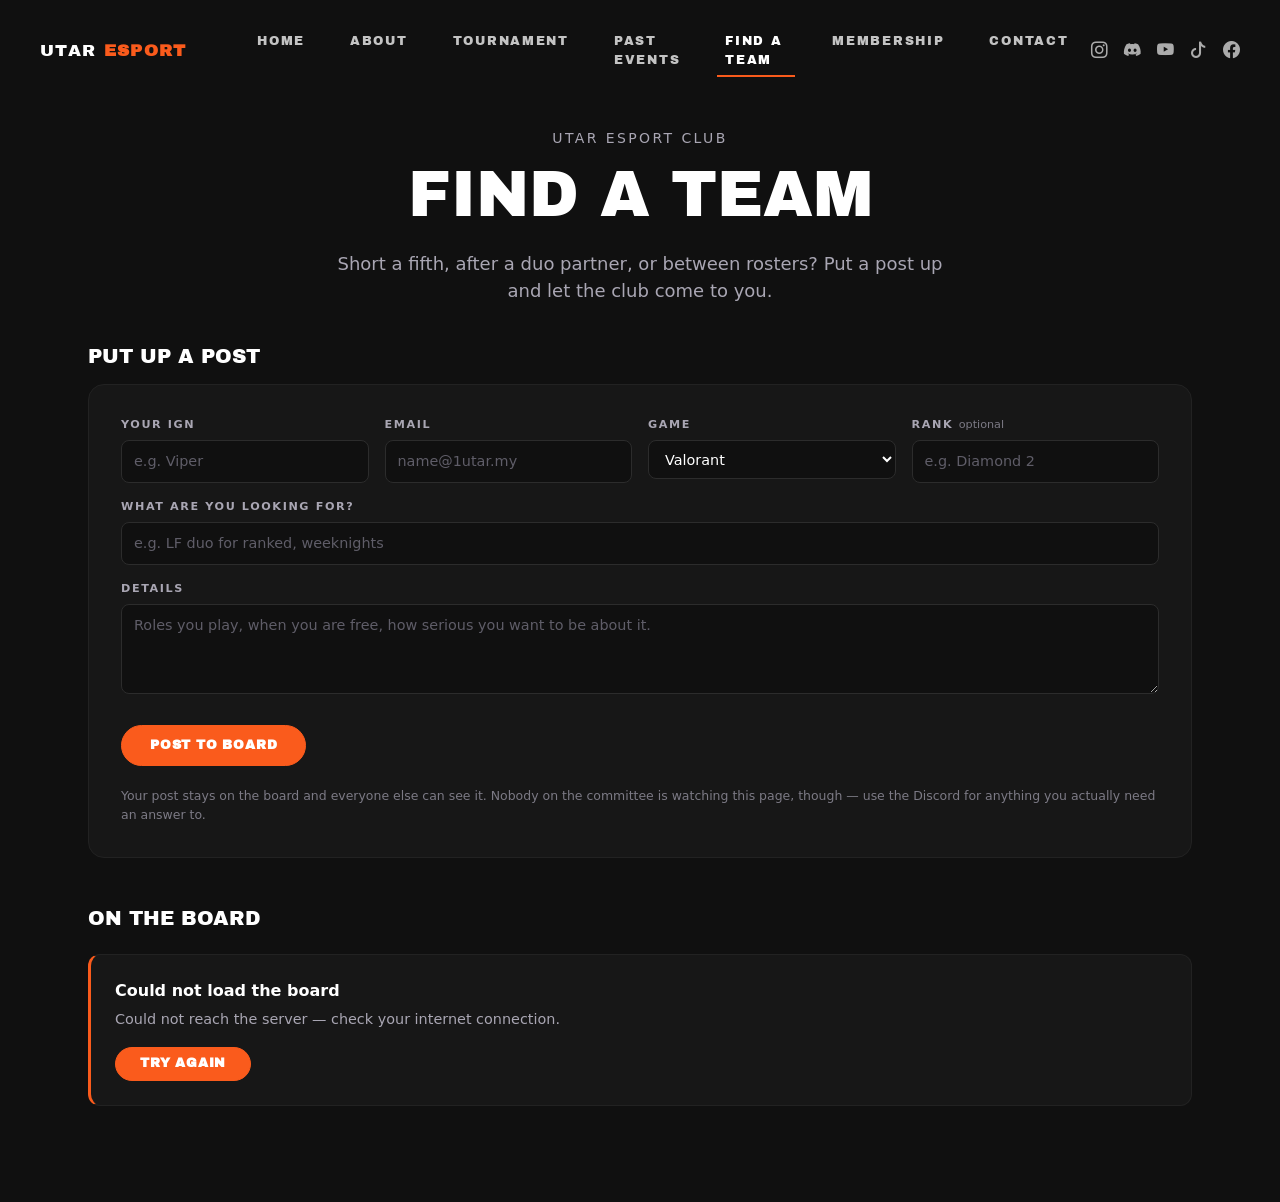
<file: findteam.html>
<!doctype html>
<html lang="en">

    <head>
        <meta charset="utf-8">
        <meta name="viewport" content="width=device-width, initial-scale=1">
        <title>Find a Team &mdash; UTAR Esport Club</title>
        <link href="https://cdn.jsdelivr.net/npm/bootstrap@5.3.8/dist/css/bootstrap.min.css" rel="stylesheet"
            integrity="sha384-sRIl4kxILFvY47J16cr9ZwB07vP4J8+LH7qKQnuqkuIAvNWLzeN8tE5YBujZqJLB" crossorigin="anonymous">
        <link href="https://cdn.jsdelivr.net/npm/bootstrap-icons@1.11.3/font/bootstrap-icons.min.css"
            rel="stylesheet">
        <link href="style.css" rel="stylesheet">
        <link rel="preconnect" href="https://fonts.googleapis.com">
        <link rel="preconnect" href="https://fonts.gstatic.com" crossorigin>
        <link
            href="https://fonts.googleapis.com/css2?family=Archivo+Black&family=Bitcount+Prop+Single:wght@100..900&family=Roboto:ital,wght@0,100..900;1,100..900&family=Rubik+Spray+Paint&display=swap"
            rel="stylesheet">
    </head>

    <body>
        <!-- Shared site nav. Copied verbatim into every page — only the
             .active link moves. script.js adds .is-solid once scrolled. -->
        <nav class="navbar navbar-expand-lg site-nav" data-bs-theme="dark">
            <div class="container-fluid site-nav-inner">
                <a class="navbar-brand" href="index.html">UTAR <span class="text-highlight">ESPORT</span></a>
                <button class="navbar-toggler" type="button" data-bs-toggle="collapse" data-bs-target="#mainNav"
                    aria-controls="mainNav" aria-expanded="false" aria-label="Toggle navigation">
                    <span class="navbar-toggler-icon"></span>
                </button>
                <div class="collapse navbar-collapse" id="mainNav">
                    <div class="navbar-nav site-nav-links mx-auto">
                        <a class="nav-item nav-link" href="index.html">HOME</a>
                        <a class="nav-item nav-link" href="about.html">ABOUT</a>
                        <a class="nav-item nav-link" href="tournament.html">TOURNAMENT</a>
                        <a class="nav-item nav-link" href="events.html">PAST EVENTS</a>
                        <a class="nav-item nav-link active" aria-current="page" href="findteam.html">FIND A TEAM</a>
                        <a class="nav-item nav-link" href="membership.html">MEMBERSHIP</a>
                        <a class="nav-item nav-link" href="contact.html">CONTACT</a>
                    </div>
                    <div class="site-nav-actions">
                        <a class="site-nav-social" href="#" aria-label="Instagram"><i class="bi bi-instagram"></i></a>
                        <a class="site-nav-social" href="#" aria-label="Discord"><i class="bi bi-discord"></i></a>
                        <a class="site-nav-social" href="#" aria-label="YouTube"><i class="bi bi-youtube"></i></a>
                        <a class="site-nav-social" href="#" aria-label="TikTok"><i class="bi bi-tiktok"></i></a>
                        <a class="site-nav-social" href="#" aria-label="Facebook"><i class="bi bi-facebook"></i></a>
                    </div>
                </div>
            </div>
        </nav>


        <main class="lfg-page">
            <header class="lfg-header">
                <p class="lfg-eyebrow">UTAR ESPORT CLUB</p>
                <h1 class="archivo-black-regular">FIND A TEAM</h1>
                <p class="lfg-subtitle">Short a fifth, after a duo partner, or between rosters? Put a post up
                    and let the club come to you.</p>
            </header>

            <!-- The form writes to the board below it. Both talk to the
                 same resource, so a post made here is rendered with the
                 card the board already uses — see block 6 of script.js. -->
            <section class="lfg-compose">
                <h2 class="lfg-compose-title">PUT UP A POST</h2>

                <form class="lfg-form" id="lfgForm" novalidate>
                    <div class="lfg-row">
                        <div class="lfg-field">
                            <label for="lfgIgn">YOUR IGN</label>
                            <input type="text" id="lfgIgn" name="ign" maxlength="40" autocomplete="off"
                                placeholder="e.g. Viper" required>
                        </div>
                        <div class="lfg-field">
                            <label for="lfgEmail">EMAIL</label>
                            <input type="email" id="lfgEmail" name="email" autocomplete="off"
                                placeholder="name@1utar.my" required>
                        </div>
                        <div class="lfg-field">
                            <label for="lfgGame">GAME</label>
                            <select id="lfgGame" name="game">
                                <option value="valorant">Valorant</option>
                                <option value="mlbb">Mobile Legends</option>
                                <option value="lol">League of Legends</option>
                                <option value="cs2">Counter-Strike 2</option>
                                <option value="dota2">Dota 2</option>
                                <option value="other">Something else</option>
                            </select>
                        </div>
                        <div class="lfg-field">
                            <label for="lfgRank">RANK <span class="lfg-optional">optional</span></label>
                            <input type="text" id="lfgRank" name="rank" maxlength="30" autocomplete="off"
                                placeholder="e.g. Diamond 2">
                        </div>
                    </div>

                    <div class="lfg-field">
                        <label for="lfgHeadline">WHAT ARE YOU LOOKING FOR?</label>
                        <input type="text" id="lfgHeadline" name="headline" maxlength="80" autocomplete="off"
                            placeholder="e.g. LF duo for ranked, weeknights" required>
                    </div>

                    <div class="lfg-field">
                        <label for="lfgDetails">DETAILS</label>
                        <textarea id="lfgDetails" name="details" rows="3" maxlength="400"
                            placeholder="Roles you play, when you are free, how serious you want to be about it."
                            required></textarea>
                    </div>

                    <div class="lfg-form-foot">
                        <button type="submit" class="btn lfg-submit">POST TO BOARD</button>
                        <p class="lfg-status" role="status" aria-live="polite" hidden></p>
                    </div>

                    <p class="lfg-note">Your post stays on the board and everyone else can see it. Nobody on the
                        committee is watching this page, though &mdash; use the Discord for anything you actually
                        need an answer to.</p>
                </form>
            </section>

            <!-- Filled by script.js. Empty on purpose: the posts are
                 requested when the page loads, not written in here. -->
            <section class="lfg-board" id="lfgBoard" aria-labelledby="lfgBoardTitle">
                <div class="lfg-board-head">
                    <h2 class="lfg-board-title" id="lfgBoardTitle">ON THE BOARD</h2>
                    <!-- role="status" so a screen reader is told when the
                         posts have arrived, without stealing focus. -->
                    <p class="lfg-count" role="status" aria-live="polite"></p>
                </div>

                <div class="lfg-message" hidden></div>
                <div class="lfg-grid"></div>
            </section>
        </main>

        <script src="https://code.jquery.com/jquery-3.7.1.min.js"
            integrity="sha256-/JqT3SQfawRcv/BIHPThkBvs0OEvtFFmqPF/lYI/Cxo=" crossorigin="anonymous"></script>
        <!-- Bundle, for the navbar toggler on phones. Same tag
             contact.html uses; no SRI hash, so it stays correct if the
             pinned version is ever bumped. -->
        <script src="https://cdn.jsdelivr.net/npm/bootstrap@5.3.8/dist/js/bootstrap.bundle.min.js"></script>
        <script src="script.js"></script>
    </body>

</html>
</file>
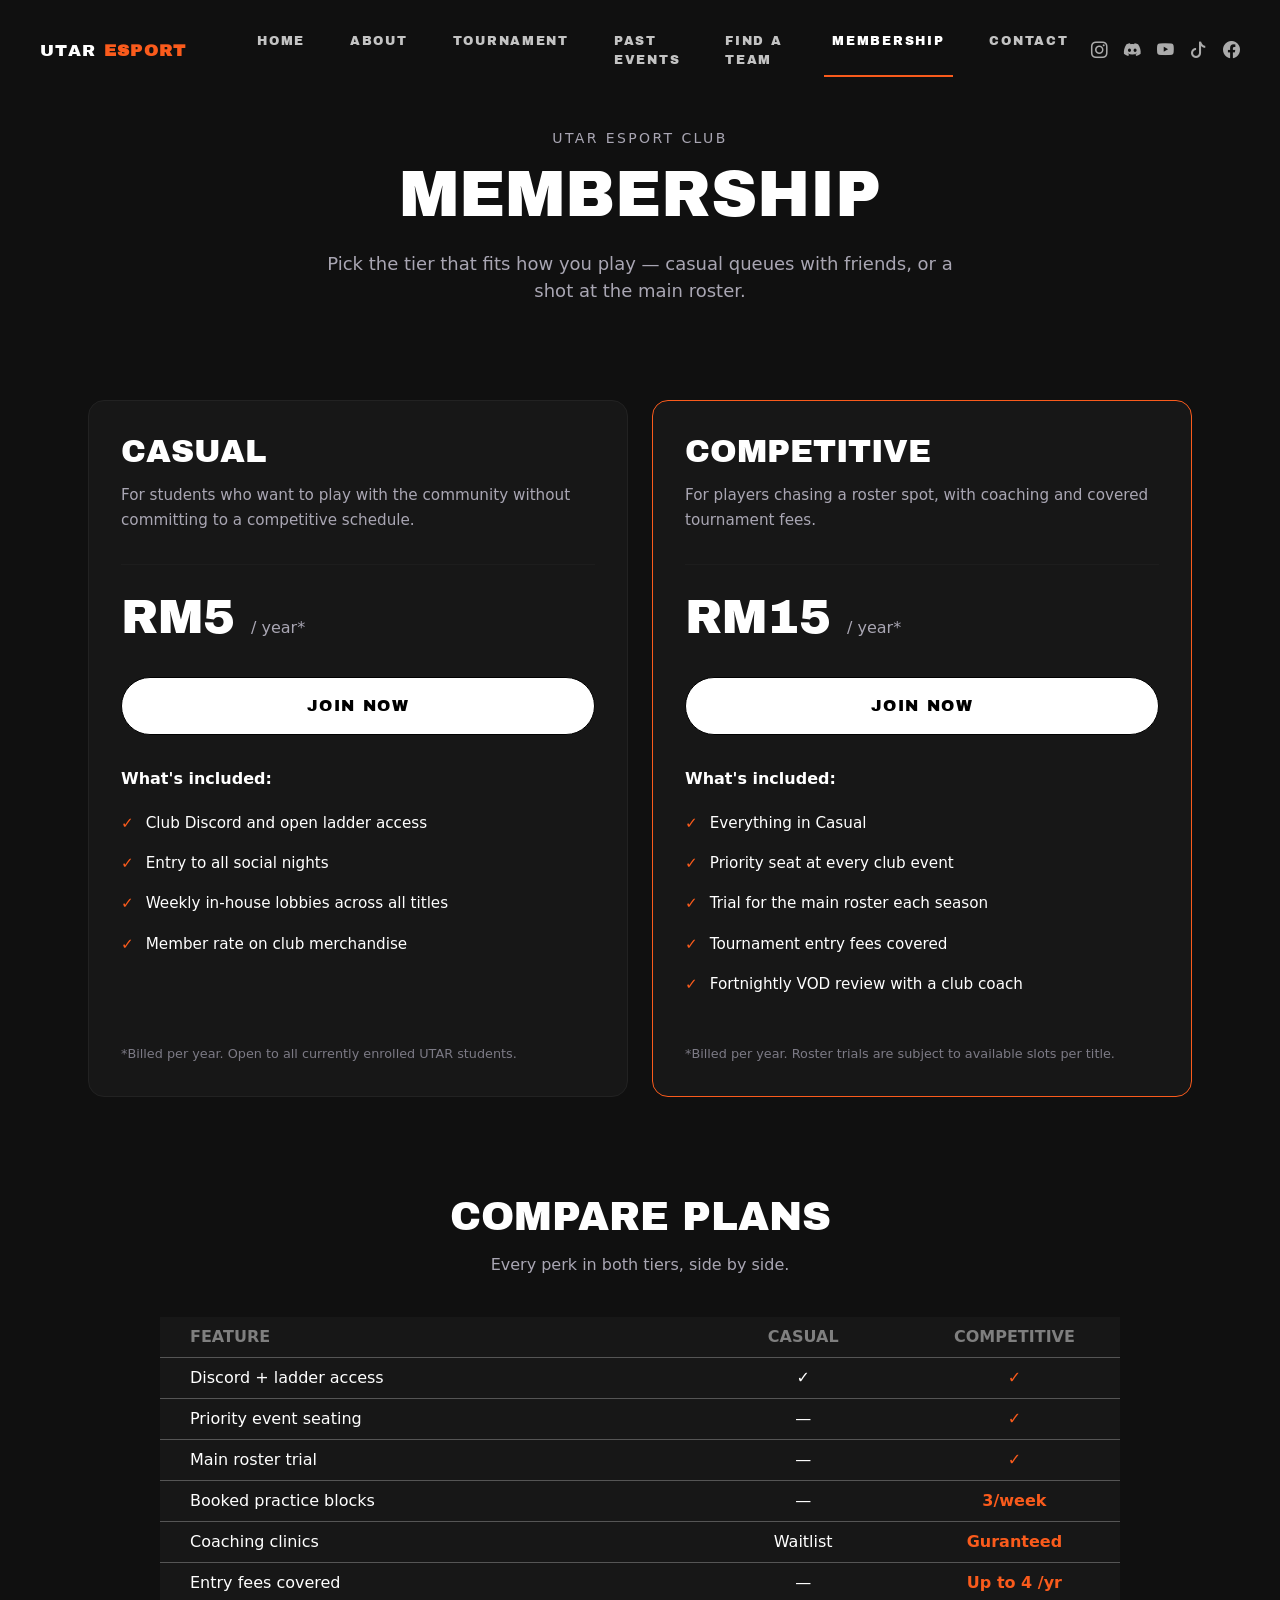
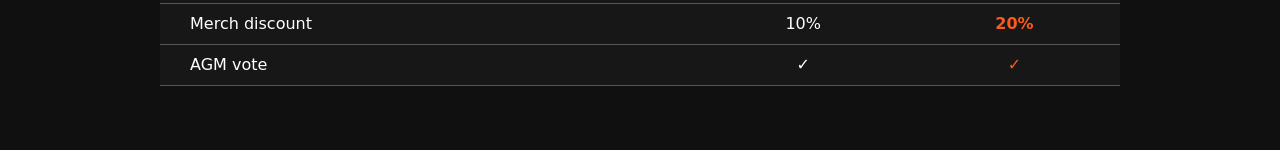
<file: membership.html>
<!doctype html>
<html lang="en">

    <head>
        <meta charset="utf-8">
        <meta name="viewport" content="width=device-width, initial-scale=1">
        <title>Membership &mdash; UTAR Esport Club</title>
        <link href="https://cdn.jsdelivr.net/npm/bootstrap@5.3.8/dist/css/bootstrap.min.css" rel="stylesheet"
            integrity="sha384-sRIl4kxILFvY47J16cr9ZwB07vP4J8+LH7qKQnuqkuIAvNWLzeN8tE5YBujZqJLB" crossorigin="anonymous">
        <link href="https://cdn.jsdelivr.net/npm/bootstrap-icons@1.11.3/font/bootstrap-icons.min.css"
            rel="stylesheet">
        <link href="style.css" rel="stylesheet">
        <link rel="preconnect" href="https://fonts.googleapis.com">
        <link rel="preconnect" href="https://fonts.gstatic.com" crossorigin>
        <link
            href="https://fonts.googleapis.com/css2?family=Archivo+Black&family=Bitcount+Prop+Single:wght@100..900&family=Roboto:ital,wght@0,100..900;1,100..900&family=Rubik+Spray+Paint&display=swap"
            rel="stylesheet">
    </head>

    <body>
        <!-- Shared site nav. Copied verbatim into every page — only the
             .active link moves. script.js adds .is-solid once scrolled. -->
        <nav class="navbar navbar-expand-lg site-nav" data-bs-theme="dark">
            <div class="container-fluid site-nav-inner">
                <a class="navbar-brand" href="index.html">UTAR <span class="text-highlight">ESPORT</span></a>
                <button class="navbar-toggler" type="button" data-bs-toggle="collapse" data-bs-target="#mainNav"
                    aria-controls="mainNav" aria-expanded="false" aria-label="Toggle navigation">
                    <span class="navbar-toggler-icon"></span>
                </button>
                <div class="collapse navbar-collapse" id="mainNav">
                    <div class="navbar-nav site-nav-links mx-auto">
                        <a class="nav-item nav-link" href="index.html">HOME</a>
                        <a class="nav-item nav-link" href="about.html">ABOUT</a>
                        <a class="nav-item nav-link" href="tournament.html">TOURNAMENT</a>
                        <a class="nav-item nav-link" href="events.html">PAST EVENTS</a>
                        <a class="nav-item nav-link" href="findteam.html">FIND A TEAM</a>
                        <a class="nav-item nav-link active" aria-current="page" href="membership.html">MEMBERSHIP</a>
                        <a class="nav-item nav-link" href="contact.html">CONTACT</a>
                    </div>
                    <div class="site-nav-actions">
                        <a class="site-nav-social" href="#" aria-label="Instagram"><i class="bi bi-instagram"></i></a>
                        <a class="site-nav-social" href="#" aria-label="Discord"><i class="bi bi-discord"></i></a>
                        <a class="site-nav-social" href="#" aria-label="YouTube"><i class="bi bi-youtube"></i></a>
                        <a class="site-nav-social" href="#" aria-label="TikTok"><i class="bi bi-tiktok"></i></a>
                        <a class="site-nav-social" href="#" aria-label="Facebook"><i class="bi bi-facebook"></i></a>
                    </div>
                </div>
            </div>
        </nav>


        <main class="pricing-page">
            <header class="pricing-header">
                <p class="pricing-eyebrow">UTAR ESPORT CLUB</p>
                <h1 class="archivo-black-regular">MEMBERSHIP</h1>
                <p class="pricing-subtitle">Pick the tier that fits how you play &mdash; casual queues with friends,
                    or a shot at the main roster.</p>
            </header>

            <div class="pricing-grid">
                <article class="pricing-card">
                    <h2 class="pricing-card-title">CASUAL</h2>
                    <p class="pricing-card-desc">For students who want to play with the community without committing
                        to a competitive schedule.</p>
                    <hr>
                    <p class="pricing-price">RM5 <span class="pricing-period">/ year*</span></p>
                    <!-- Opens the dialog on this page with the plan already
                         selected — script.js intercepts the #register hash. -->
                    <a class="btn pricing-cta" href="#register-casual">JOIN NOW</a>

                    <p class="pricing-included">What's included:</p>
                    <ul class="pricing-features">
                        <li><span class="text-highlight" aria-hidden="true">&#10003;</span>Club Discord and open ladder
                            access</li>
                        <li><span class="text-highlight" aria-hidden="true">&#10003;</span>Entry to all social nights
                        </li>
                        <li><span class="text-highlight" aria-hidden="true">&#10003;</span>Weekly in-house lobbies
                            across all titles</li>
                        <li><span class="text-highlight" aria-hidden="true">&#10003;</span>Member rate on club
                            merchandise</li>
                    </ul>

                    <p class="pricing-footnote">*Billed per year. Open to all currently enrolled UTAR students.</p>
                </article>

                <article class="pricing-card pricing-card-right">
                    <h2 class="pricing-card-title">COMPETITIVE</h2>
                    <p class="pricing-card-desc">For players chasing a roster spot, with coaching and covered
                        tournament fees.</p>
                    <hr>
                    <p class="pricing-price">RM15 <span class="pricing-period">/ year*</span></p>
                    <a class="btn pricing-cta" href="#register-competitive">JOIN NOW</a>

                    <p class="pricing-included">What's included:</p>
                    <ul class="pricing-features">
                        <li><span class="text-highlight" aria-hidden="true">&#10003;</span>Everything in Casual</li>
                        <li><span class="text-highlight" aria-hidden="true">&#10003;</span>Priority seat at every club
                            event</li>
                        <li><span class="text-highlight" aria-hidden="true">&#10003;</span>Trial for the main roster
                            each season</li>
                        <li><span class="text-highlight" aria-hidden="true">&#10003;</span>Tournament entry fees
                            covered</li>
                        <li><span class="text-highlight" aria-hidden="true">&#10003;</span>Fortnightly VOD review with
                            a club coach</li>
                    </ul>

                    <p class="pricing-footnote">*Billed per year. Roster trials are subject to available slots per
                        title.</p>
                </article>
            </div>


            <div class="container-spec-sheet">
                <h2 class="spec-sheet-title">COMPARE PLANS</h2>
                <p class="spec-sheet-subtitle">Every perk in both tiers, side by side.</p>

                <table>
                    <thead>
                        <tr>
                            <th scope="col" class="left-header">FEATURE</th>
                            <th scope="col">CASUAL</th>
                            <th scope="col">COMPETITIVE</th>

                        </tr>
                    </thead>
                    <tbody>
                        <tr>
                            <th scope="row" class="left-data">Discord + ladder access</th>
                            <td>&#10003</td>
                            <td><span class="text-highlight">&#10003</span></td>

                        </tr>
                        <tr>
                            <th scope="row" class="left-data">Priority event seating</th>
                            <td>&mdash;</td>
                            <td><span class="text-highlight">&#10003</span></td>

                        </tr>
                        <tr>
                            <th scope="row" class="left-data">Main roster trial</th>
                            <td>&mdash;</td>
                            <td><span class="text-highlight">&#10003</span></td>

                        </tr>
                        <tr>
                            <th scope="row" class="left-data">Booked practice blocks</th>
                            <td>&mdash;</td>
                            <td><span class="text-highlight">3/week</span></td>

                        </tr>
                        <tr>
                            <th scope="row" class="left-data">Coaching clinics</th>
                            <td>Waitlist</td>
                            <td><span class="text-highlight">Guranteed</span></td>

                        </tr>
                        <tr>
                            <th scope="row" class="left-data">Entry fees covered</th>
                            <td>&mdash;</td>
                            <td><span class="text-highlight">Up to 4 /yr</span></td>

                        </tr>
                        <tr>
                            <th scope="row" class="left-data">Merch discount</th>
                            <td>10%</td>
                            <td><span class="text-highlight">20%</span></td>

                        </tr>
                        <tr>
                            <th scope="row" class="left-data">AGM vote</th>
                            <td>&#10003</td>
                            <td><span class="text-highlight">&#10003</span></td>

                        </tr>

                    </tbody>
                </table>
            </div>
        </main>

        <!-- Sign-up dialog, same markup as index.html. Kept as its own
             copy so JOIN NOW opens here instead of bouncing to the home
             page; if you edit one, edit the other. -->        <div class="modal fade" id="registerModal" tabindex="-1" aria-labelledby="registerModalLabel"
            aria-hidden="true">
            <div class="modal-dialog modal-dialog-centered">
                <div class="modal-content reg-modal">
                    <div class="modal-header">
                        <h2 class="modal-title" id="registerModalLabel">JOIN UTAR ESPORT</h2>
                        <button type="button" class="btn-close" data-bs-dismiss="modal" aria-label="Close"></button>
                    </div>
                    <div class="modal-body">
                        <ol class="reg-steps">
                            <li class="is-current" data-step="1">YOUR DETAILS</li>
                            <li data-step="2">PAYMENT</li>
                        </ol>

                        <form id="registerForm" novalidate>
                            <fieldset class="reg-step" data-step="1">
                                <div class="reg-field">
                                    <label for="regName">FULL NAME</label>
                                    <input type="text" id="regName" name="fullName" autocomplete="name" required>
                                </div>
                                <div class="reg-row">
                                    <div class="reg-field">
                                        <label for="regEmail">EMAIL</label>
                                        <input type="email" id="regEmail" name="email" autocomplete="email" required>
                                    </div>
                                    <div class="reg-field">
                                        <label for="regStudentId">STUDENT ID</label>
                                        <input type="text" id="regStudentId" name="studentId" required>
                                    </div>
                                </div>
                                <div class="reg-field">
                                    <label for="regFavGame">MAIN GAME</label>
                                    <select id="regFavGame" name="favGame">
                                        <option value="valorant">Valorant</option>
                                        <option value="mlbb">Mobile Legends</option>
                                        <option value="lol">League of Legends</option>
                                        <option value="other">Something else</option>
                                    </select>
                                </div>
                                <div class="reg-plans">
                                    <label class="reg-plan">
                                        <input type="radio" name="plan" value="casual" checked>
                                        Casual
                                        <span class="reg-plan-price">RM5</span>
                                    </label>
                                    <label class="reg-plan">
                                        <input type="radio" name="plan" value="competitive">
                                        Competitive
                                        <span class="reg-plan-price">RM15</span>
                                    </label>
                                </div>
                            </fieldset>

                            <fieldset class="reg-step" data-step="2" hidden>
                                <div class="reg-field">
                                    <label for="regCardName">NAME ON CARD</label>
                                    <input type="text" id="regCardName" name="cardName" autocomplete="off" required>
                                </div>
                                <div class="reg-field">
                                    <label for="regCardNumber">CARD NUMBER</label>
                                    <input type="text" id="regCardNumber" name="cardNumber" inputmode="numeric"
                                        placeholder="4242 4242 4242 4242" autocomplete="off" required>
                                </div>
                                <div class="reg-row">
                                    <div class="reg-field">
                                        <label for="regCardExpiry">EXPIRY</label>
                                        <input type="text" id="regCardExpiry" name="expiry" placeholder="MM/YY"
                                            autocomplete="off" required>
                                    </div>
                                    <div class="reg-field">
                                        <label for="regCardCvv">CVV</label>
                                        <input type="text" id="regCardCvv" name="cvv" inputmode="numeric"
                                            placeholder="123" autocomplete="off" required>
                                    </div>
                                </div>
                                <p class="reg-note">Payment details are held for this browser session only and are
                                    cleared the moment you close the browser. This form is a coursework
                                    demonstration &mdash; nothing is submitted anywhere, so please do not enter a
                                    real card.</p>
                            </fieldset>

                            <div class="reg-footer">
                                <button type="button" class="btn reg-back" hidden>BACK</button>
                                <button type="button" class="btn reg-next">CONTINUE</button>
                                <button type="submit" class="btn reg-submit" hidden>COMPLETE SIGN-UP</button>
                                <span class="reg-status" role="status" aria-live="polite"></span>
                            </div>
                        </form>
                    </div>
                </div>
            </div>
        </div>

        <script src="https://code.jquery.com/jquery-3.7.1.min.js"
            integrity="sha256-/JqT3SQfawRcv/BIHPThkBvs0OEvtFFmqPF/lYI/Cxo=" crossorigin="anonymous"></script>
        <script src="https://cdn.jsdelivr.net/npm/@popperjs/core@2.11.8/dist/umd/popper.min.js"
            integrity="sha384-I7E8VVD/ismYTF4hNIPjVp/Zjvgyol6VFvRkX/vR+Vc4jQkC+hVqc2pM8ODewa9r"
            crossorigin="anonymous"></script>
        <script src="https://cdn.jsdelivr.net/npm/bootstrap@5.3.8/dist/js/bootstrap.min.js"
            integrity="sha384-G/EV+4j2dNv+tEPo3++6LCgdCROaejBqfUeNjuKAiuXbjrxilcCdDz6ZAVfHWe1Y"
            crossorigin="anonymous"></script>
        <!-- Needed here for the scrolled state on the nav; the section
             deck inside it no-ops on pages without [data-section]. -->
        <script src="script.js"></script>
    </body>

</html>
</file>
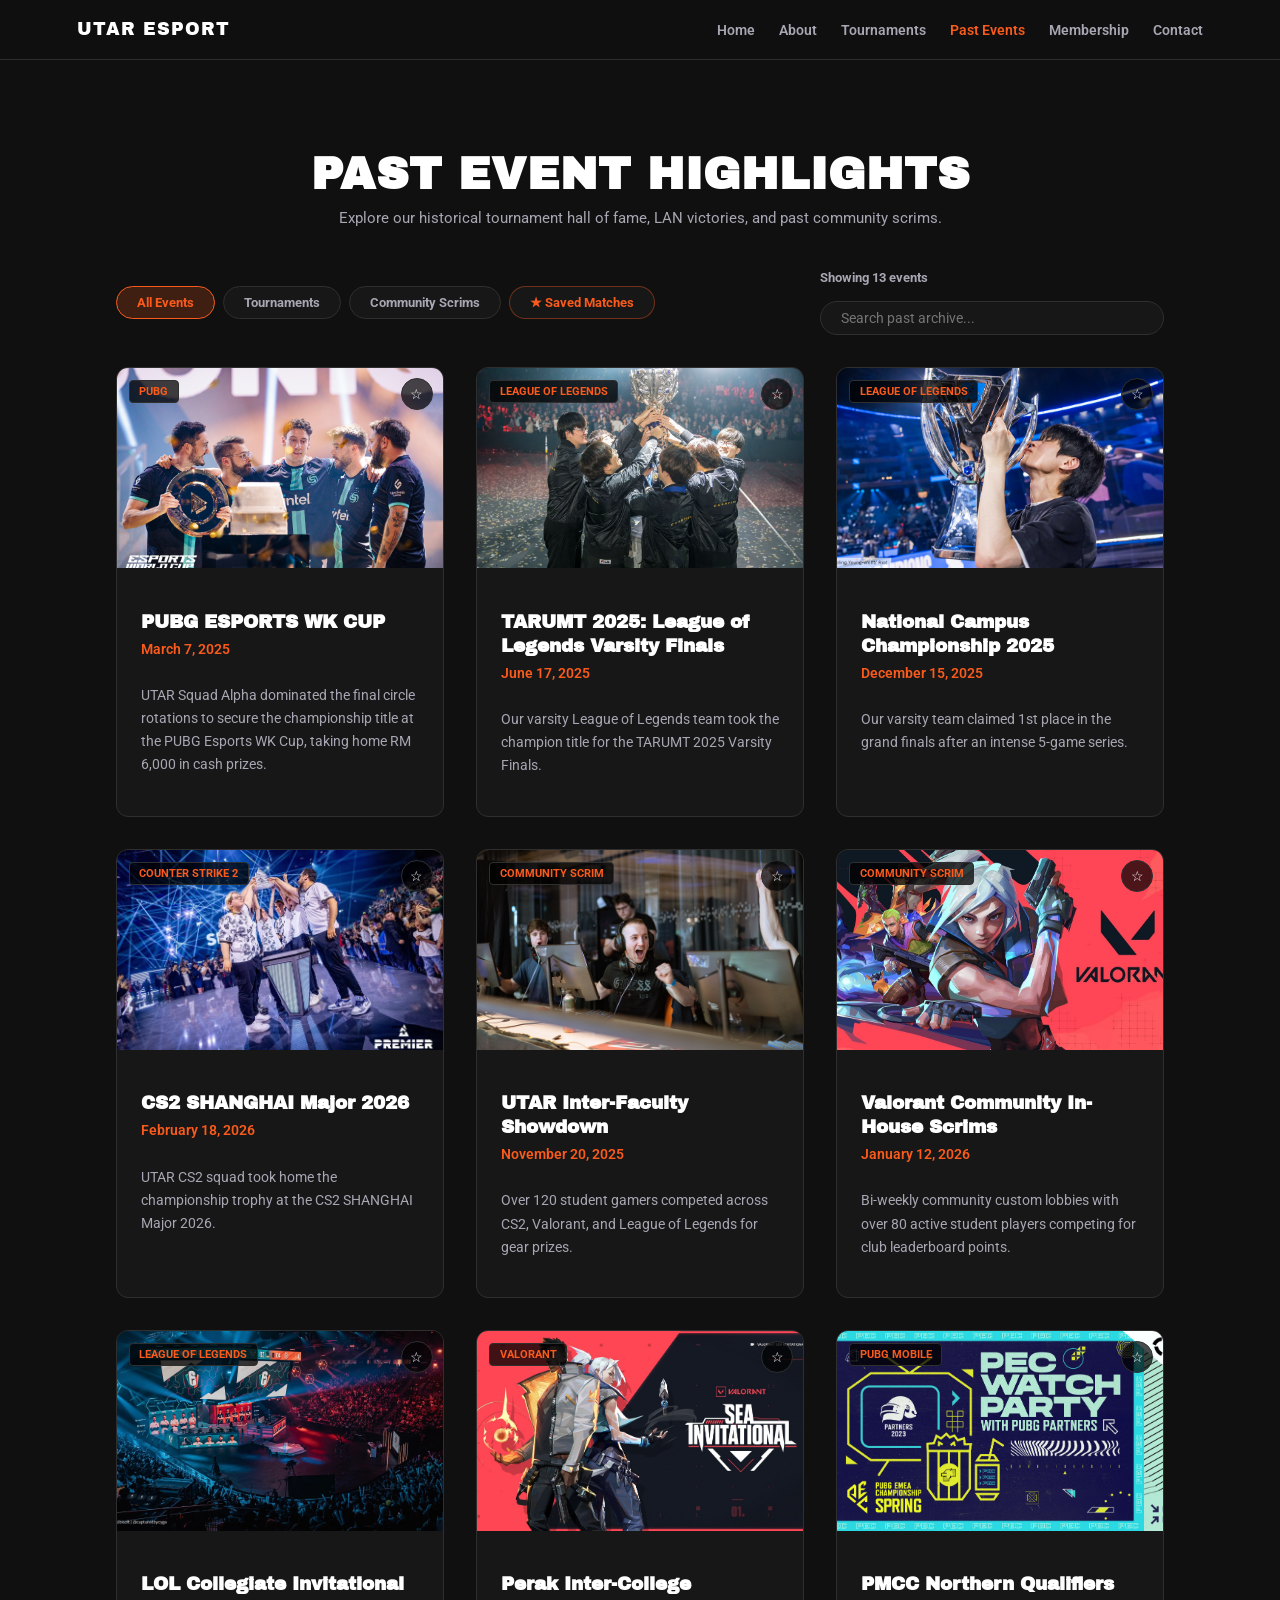
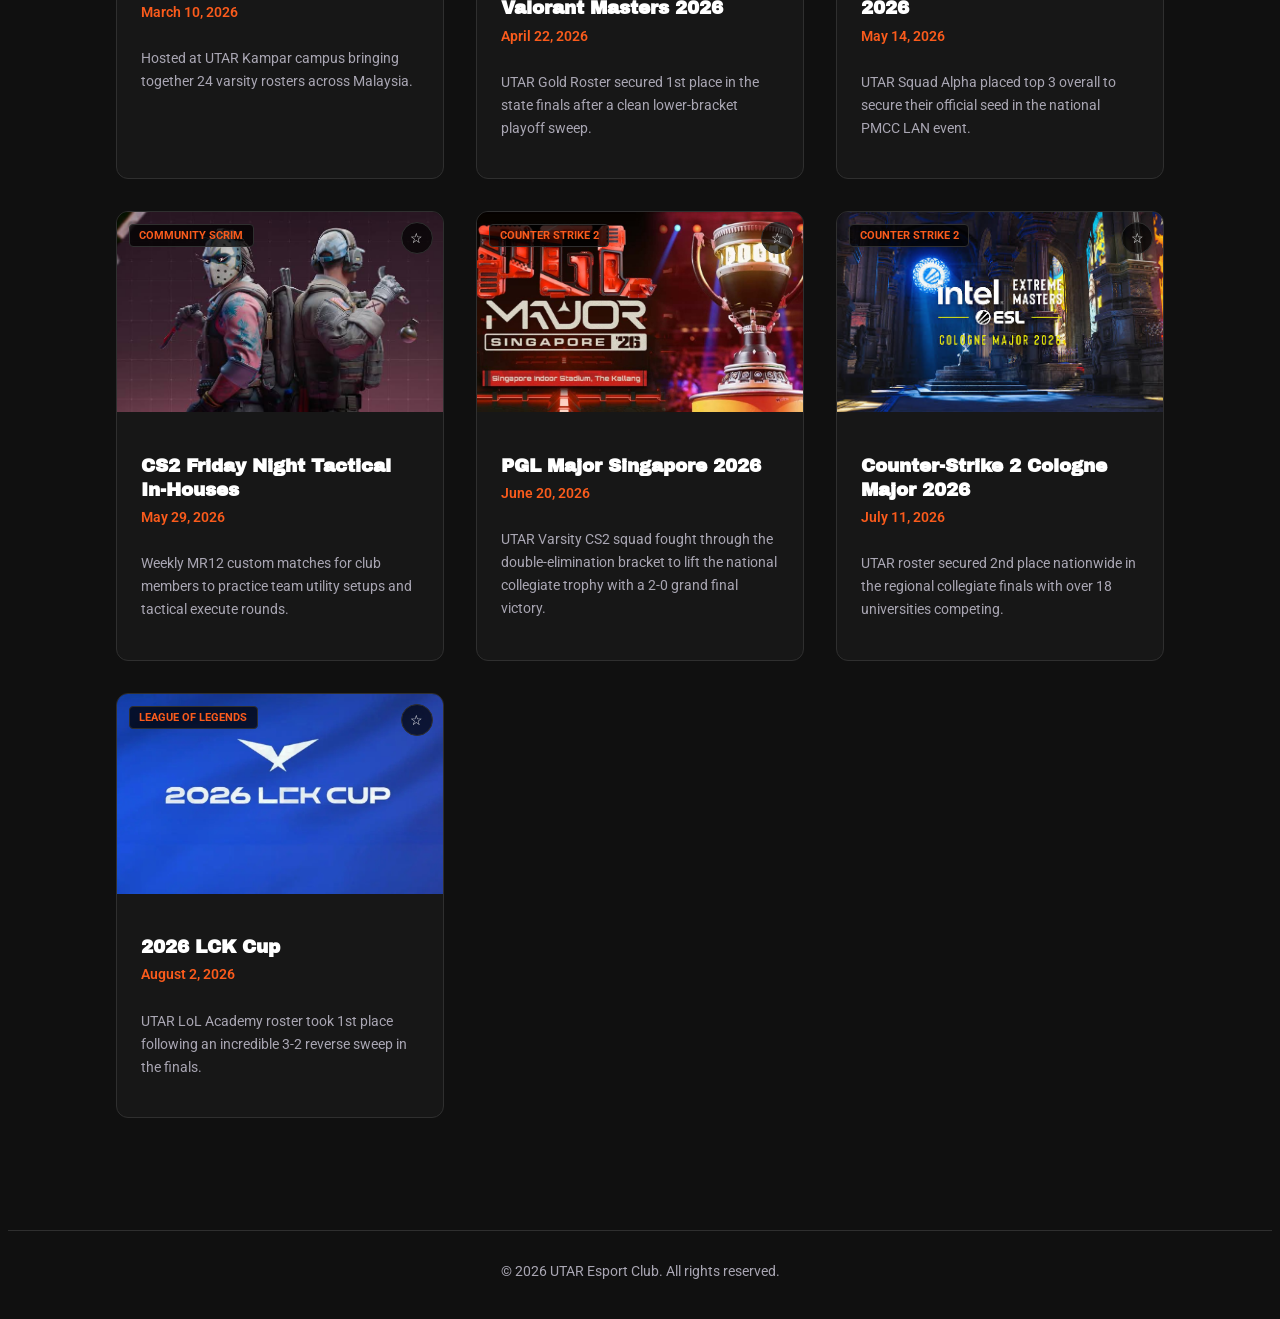
<file: past_event.html>
<!DOCTYPE html>
<html lang="en">
<head>
  <meta charset="UTF-8" />
  <meta name="viewport" content="width=device-width, initial-scale=1.0"/>
  <title>UTAR Esport Club - Past Events</title>
  <!-- Google Fonts for Archivo Black and Roboto -->
  <link rel="preconnect" href="https://fonts.googleapis.com">
  <link rel="preconnect" href="https://fonts.gstatic.com" crossorigin>
  <link href="https://fonts.googleapis.com/css2?family=Archivo+Black&family=Roboto:wght@300;400;700&display=swap" rel="stylesheet">
  <!-- Shared Group Stylesheet -->
  <link rel="stylesheet" href="style.css">
  <!-- jQuery 3.7.1 CDN -->
  <script src="https://code.jquery.com/jquery-3.7.1.min.js"></script>
</head>
<body class="pricing-page">

  <!-- Navigation -->
  <header class="page-header-custom">
    <a href="index.html" class="brand-title">UTAR Esport</a>
    <ul class="nav-links-custom">
      <li><a href="index.html">Home</a></li>
      <li><a href="about.html">About</a></li>
      <li><a href="tournament.html">Tournaments</a></li>
      <li><a href="past_event.html" class="active">Past Events</a></li>
      <li><a href="membership.html">Membership</a></li>
      <li><a href="contact.html">Contact</a></li>
    </ul>
  </header>

  <main class="main-content-layout">
    <h1 class="section-headline">Past Event Highlights</h1>
    <p class="section-subheadline">Explore our historical tournament hall of fame, LAN victories, and past community scrims.</p>

    <!-- Controls (Filter, Search, Favorites & Dynamic Counter) -->
    <div class="controls-bar">
      <div class="filter-buttons">
        <button class="filter-btn active" data-filter="all">All Events</button>
        <button class="filter-btn" data-filter="tournament">Tournaments</button>
        <button class="filter-btn" data-filter="scrim">Community Scrims</button>
        <button class="filter-btn" data-filter="favorites" style="color: #FA5B1C; border-color: rgba(250, 91, 28, 0.4);">★ Saved Matches</button>
      </div>
      <div style="display: flex; align-items: center; gap: 1rem; flex-wrap: wrap;">
        <span id="eventCountBadge" style="font-size: 0.8rem; color: #a9a6b3; font-weight: 700;">Showing 12 events</span>
        <input type="text" id="searchInput" class="search-box" placeholder="Search past archive..." />
      </div>
    </div>

    <!-- Archive Grid -->
    <div class="events-grid" id="eventsGridContainer">

      <!-- Tournament 1 -->
      <div class="event-card" 
           data-id="evt-1"
           data-category="tournament" 
           data-title="PUBG ESPORTS WK CUP" 
           data-date="March 7, 2025" 
           data-badge="PUBG" 
           data-img="images/The-Soniqs-the-winning-team-of-the-PUBG-Esports-World-Cup-tournament-celebrate-their-victory.-Photo-courtesy-of-EWC.jpg" 
           data-desc="Facing off against 24 elite collegiate and amateur rosters across 8 intense Battle Royale matches on Erangel and Miramar, UTAR Squad Alpha showcased superior zone positioning and macro utility control. With 4 Chicken Dinners and an unmatched 78 total kill points, the squad locked in 1st place overall, lifting the WK Cup trophy and securing RM 6,000 in sponsored hardware and cash earnings.">
        <div class="event-img" style="background-image: url('images/The-Soniqs-the-winning-team-of-the-PUBG-Esports-World-Cup-tournament-celebrate-their-victory.-Photo-courtesy-of-EWC.jpg');">
          <span class="event-badge">PUBG</span>
          <button class="btn-bookmark" title="Bookmark Match" style="position:absolute; top:10px; right:10px; background:rgba(0,0,0,0.7); border:1px solid #2f2f2f; color:#fff; border-radius:50%; width:32px; height:32px; cursor:pointer; font-size:0.9rem;">☆</button>
        </div>
        <div class="event-body">
          <h3>PUBG ESPORTS WK CUP</h3>
          <div class="event-date">March 7, 2025</div>
          <p>UTAR Squad Alpha dominated the final circle rotations to secure the championship title at the PUBG Esports WK Cup, taking home RM 6,000 in cash prizes.</p>
        </div>
      </div>
      
      <!-- Tournament 2 -->
      <div class="event-card" 
           data-id="evt-2"
           data-category="tournament" 
           data-title="TARUMT 2025: League of Legends Varsity Finals" 
           data-date="June 17, 2025" 
           data-badge="League of Legends" 
           data-img="images/faker-skt-lol-worlds-season-6.avif" 
           data-desc="Our varsity League of Legends team was the champion for the TARUMT 2025: League of Legends Varsity Finals.">
        <div class="event-img" style="background-image: url('images/faker-skt-lol-worlds-season-6.avif');">
          <span class="event-badge">League of Legends</span>
          <button class="btn-bookmark" title="Bookmark Match" style="position:absolute; top:10px; right:10px; background:rgba(0,0,0,0.7); border:1px solid #2f2f2f; color:#fff; border-radius:50%; width:32px; height:32px; cursor:pointer; font-size:0.9rem;">☆</button>
        </div>
        <div class="event-body">
          <h3>TARUMT 2025: League of Legends Varsity Finals</h3>
          <div class="event-date">June 17, 2025</div>
          <p>Our varsity League of Legends team took the champion title for the TARUMT 2025 Varsity Finals.</p>
        </div>
      </div>

      <!-- Tournament 3 -->
      <div class="event-card" 
           data-id="evt-3"
           data-category="tournament" 
           data-title="National Campus Championship 2025" 
           data-date="December 15, 2025" 
           data-badge="League of Legends" 
           data-img="images/lol-worlds-2023-location-format-dates.jpg" 
           data-desc="Our varsity League of Legends team claimed 1st place in the grand finals after an intense 5-game series against Monash Esports. Prize Pool: RM 5,000 + Custom Trophies.">
        <div class="event-img" style="background-image: url('images/lol-worlds-2023-location-format-dates.jpg');">
          <span class="event-badge">League of Legends</span>
          <button class="btn-bookmark" title="Bookmark Match" style="position:absolute; top:10px; right:10px; background:rgba(0,0,0,0.7); border:1px solid #2f2f2f; color:#fff; border-radius:50%; width:32px; height:32px; cursor:pointer; font-size:0.9rem;">☆</button>
        </div>
        <div class="event-body">
          <h3>National Campus Championship 2025</h3>
          <div class="event-date">December 15, 2025</div>
          <p>Our varsity team claimed 1st place in the grand finals after an intense 5-game series.</p>
        </div>
      </div>

      <!-- Tournament 4 -->
      <div class="event-card" 
           data-id="evt-4"
           data-category="tournament" 
           data-title="CS2 SHANGHAI Major 2026" 
           data-date="February 18, 2026" 
           data-badge="Counter Strike 2" 
           data-img="images/0x0.webp" 
           data-desc="UTAR Main CS2 squad locks in the final and won the final with a dominant performance, won with 3:0 score in a BO7 series.">
        <div class="event-img" style="background-image: url('images/0x0.webp');">
          <span class="event-badge">Counter Strike 2</span>
          <button class="btn-bookmark" title="Bookmark Match" style="position:absolute; top:10px; right:10px; background:rgba(0,0,0,0.7); border:1px solid #2f2f2f; color:#fff; border-radius:50%; width:32px; height:32px; cursor:pointer; font-size:0.9rem;">☆</button>
        </div>
        <div class="event-body">
          <h3>CS2 SHANGHAI Major 2026</h3>
          <div class="event-date">February 18, 2026</div>
          <p>UTAR CS2 squad took home the championship trophy at the CS2 SHANGHAI Major 2026.</p>
        </div>
      </div>

      <!-- Scrim 1 -->
      <div class="event-card" 
           data-id="evt-5"
           data-category="scrim" 
           data-title="UTAR Inter-Faculty Showdown" 
           data-date="November 20, 2025" 
           data-badge="Community Scrim" 
           data-img="images/medium_b946296f-c363-452f-acd8-978a6092e639.jpg" 
           data-desc="Over 120 student gamers competed across CS2, Valorant, and League of Legends for bragging rights and sponsored gaming peripherals.">
        <div class="event-img" style="background-image: url('images/medium_b946296f-c363-452f-acd8-978a6092e639.jpg');">
          <span class="event-badge">Community Scrim</span>
          <button class="btn-bookmark" title="Bookmark Match" style="position:absolute; top:10px; right:10px; background:rgba(0,0,0,0.7); border:1px solid #2f2f2f; color:#fff; border-radius:50%; width:32px; height:32px; cursor:pointer; font-size:0.9rem;">☆</button>
        </div>
        <div class="event-body">
          <h3>UTAR Inter-Faculty Showdown</h3>
          <div class="event-date">November 20, 2025</div>
          <p>Over 120 student gamers competed across CS2, Valorant, and League of Legends for gear prizes.</p>
        </div>
      </div>

      <!-- Scrim 2 -->
      <div class="event-card" 
           data-id="evt-6"
           data-category="scrim" 
           data-title="Valorant Community In-House Scrims" 
           data-date="January 12, 2026" 
           data-badge="Community Scrim" 
           data-img="images/ps-f2p-val-console-launch-16x9.jpg" 
           data-desc="Over 80 club members participated in our bi-weekly mixed-rank Valorant scrim lobbies, featuring custom map drafts and shoutcasted live matches on Discord.">
        <div class="event-img" style="background-image: url('images/ps-f2p-val-console-launch-16x9.jpg');">
          <span class="event-badge">Community Scrim</span>
          <button class="btn-bookmark" title="Bookmark Match" style="position:absolute; top:10px; right:10px; background:rgba(0,0,0,0.7); border:1px solid #2f2f2f; color:#fff; border-radius:50%; width:32px; height:32px; cursor:pointer; font-size:0.9rem;">☆</button>
        </div>
        <div class="event-body">
          <h3>Valorant Community In-House Scrims</h3>
          <div class="event-date">January 12, 2026</div>
          <p>Bi-weekly community custom lobbies with over 80 active student players competing for club leaderboard points.</p>
        </div>
      </div>

      <!-- Tournament 5 -->
      <div class="event-card" 
           data-id="evt-7"
           data-category="tournament" 
           data-title="LOL Collegiate Invitational" 
           data-date="March 10, 2026" 
           data-badge="League of Legends" 
           data-img="images/12729cf90524c101ea85a822f54ef1c57db5470f-1882x1059.avif" 
           data-desc="Hosted at UTAR Kampar campus, bringing together 24 varsity rosters across Malaysia with over RM 8,000 in physical rewards.">
        <div class="event-img" style="background-image: url('images/12729cf90524c101ea85a822f54ef1c57db5470f-1882x1059.avif');">
          <span class="event-badge">League of Legends</span>
          <button class="btn-bookmark" title="Bookmark Match" style="position:absolute; top:10px; right:10px; background:rgba(0,0,0,0.7); border:1px solid #2f2f2f; color:#fff; border-radius:50%; width:32px; height:32px; cursor:pointer; font-size:0.9rem;">☆</button>
        </div>
        <div class="event-body">
          <h3>LOL Collegiate Invitational</h3>
          <div class="event-date">March 10, 2026</div>
          <p>Hosted at UTAR Kampar campus bringing together 24 varsity rosters across Malaysia.</p>
        </div>
      </div>

      <!-- Tournament 6 -->
      <div class="event-card" 
           data-id="evt-8"
           data-category="tournament" 
           data-title="Perak Inter-College Valorant Masters 2026" 
           data-date="April 22, 2026" 
           data-badge="Valorant" 
           data-img="images/ee9399572076549b33d55aa7c88cbd9d8ab4f7f5-1920x1080.jpg" 
           data-desc="UTAR Gold Roster fought through the lower bracket to clinch the Perak State Championship title with a 2-1 victory in the Grand Finals.">
        <div class="event-img" style="background-image: url('images/ee9399572076549b33d55aa7c88cbd9d8ab4f7f5-1920x1080.jpg');">
          <span class="event-badge">Valorant</span>
          <button class="btn-bookmark" title="Bookmark Match" style="position:absolute; top:10px; right:10px; background:rgba(0,0,0,0.7); border:1px solid #2f2f2f; color:#fff; border-radius:50%; width:32px; height:32px; cursor:pointer; font-size:0.9rem;">☆</button>
        </div>
        <div class="event-body">
          <h3>Perak Inter-College Valorant Masters 2026</h3>
          <div class="event-date">April 22, 2026</div>
          <p>UTAR Gold Roster secured 1st place in the state finals after a clean lower-bracket playoff sweep.</p>
        </div>
      </div>

      <!-- Tournament 7 -->
      <div class="event-card" 
           data-id="evt-9"
           data-category="tournament" 
           data-title="PUBG Mobile Campus Championship (PMCC) Northern Qualifiers" 
           data-date="May 14, 2026" 
           data-badge="PUBG Mobile" 
           data-img="images/752adc3717b7ec25_202303180113148251.jpg" 
           data-desc="Featuring 32 university squads across 6 battle royale rounds. UTAR Squad Alpha finished top 3 to qualify directly for the National LAN Finals.">
        <div class="event-img" style="background-image: url('images/752adc3717b7ec25_202303180113148251.jpg');">
          <span class="event-badge">PUBG Mobile</span>
          <button class="btn-bookmark" title="Bookmark Match" style="position:absolute; top:10px; right:10px; background:rgba(0,0,0,0.7); border:1px solid #2f2f2f; color:#fff; border-radius:50%; width:32px; height:32px; cursor:pointer; font-size:0.9rem;">☆</button>
        </div>
        <div class="event-body">
          <h3>PMCC Northern Qualifiers 2026</h3>
          <div class="event-date">May 14, 2026</div>
          <p>UTAR Squad Alpha placed top 3 overall to secure their official seed in the national PMCC LAN event.</p>
        </div>
      </div>

      <!-- Scrim 3 -->
      <div class="event-card" 
           data-id="evt-10"
           data-category="scrim" 
           data-title="CS2 Friday Night Tactical In-Houses" 
           data-date="May 29, 2026" 
           data-badge="Community Scrim" 
           data-img="images/images.jpg" 
           data-desc="Weekly community scrim series featuring mixed rank matchmaking, MR12 tournament settings, and community casted streams on our Discord.">
        <div class="event-img" style="background-image: url('images/images.jpg');">
          <span class="event-badge">Community Scrim</span>
          <button class="btn-bookmark" title="Bookmark Match" style="position:absolute; top:10px; right:10px; background:rgba(0,0,0,0.7); border:1px solid #2f2f2f; color:#fff; border-radius:50%; width:32px; height:32px; cursor:pointer; font-size:0.9rem;">☆</button>
        </div>
        <div class="event-body">
          <h3>CS2 Friday Night Tactical In-Houses</h3>
          <div class="event-date">May 29, 2026</div>
          <p>Weekly MR12 custom matches for club members to practice team utility setups and tactical execute rounds.</p>
        </div>
      </div>

      <!-- Tournament 8 -->
      <div class="event-card" 
           data-id="evt-11"
           data-category="tournament" 
           data-title="PGL Major Singapore 2026" 
           data-date="June 20, 2026" 
           data-badge="Counter Strike 2" 
           data-img="images/PGL-brings-Counter-Strike-2-Major-to-Singapore-in-November-2026.jpg" 
           data-desc="UTAR Varsity CS2 squad fought through the double-elimination bracket to lift the national collegiate trophy with a 2-0 grand final victory.">
        <div class="event-img" style="background-image: url('images/PGL-brings-Counter-Strike-2-Major-to-Singapore-in-November-2026.jpg');">
          <span class="event-badge">Counter Strike 2</span>
          <button class="btn-bookmark" title="Bookmark Match" style="position:absolute; top:10px; right:10px; background:rgba(0,0,0,0.7); border:1px solid #2f2f2f; color:#fff; border-radius:50%; width:32px; height:32px; cursor:pointer; font-size:0.9rem;">☆</button>
        </div>
        <div class="event-body">
          <h3>PGL Major Singapore 2026</h3>
          <div class="event-date">June 20, 2026</div>
          <p>UTAR Varsity CS2 squad fought through the double-elimination bracket to lift the national collegiate trophy with a 2-0 grand final victory.</p>
        </div>
      </div>

      <!-- Tournament 9 -->
      <div class="event-card" 
           data-id="evt-12"
           data-category="tournament" 
           data-title="Counter-Strike 2 Cologne Major 2026" 
           data-date="July 11, 2026" 
           data-badge="Counter Strike 2" 
           data-img="images/images (1).jpg" 
           data-desc="Competing against 18 universities across Southeast Asia, UTAR finished 2nd place overall, taking home RM 4,000 cash and hardware prizes.">
        <div class="event-img" style="background-image: url('images/images (1).jpg');">
          <span class="event-badge">Counter Strike 2</span>
          <button class="btn-bookmark" title="Bookmark Match" style="position:absolute; top:10px; right:10px; background:rgba(0,0,0,0.7); border:1px solid #2f2f2f; color:#fff; border-radius:50%; width:32px; height:32px; cursor:pointer; font-size:0.9rem;">☆</button>
        </div>
        <div class="event-body">
          <h3>Counter-Strike 2 Cologne Major 2026</h3>
          <div class="event-date">July 11, 2026</div>
          <p>UTAR roster secured 2nd place nationwide in the regional collegiate finals with over 18 universities competing.</p>
        </div>
      </div>

      <!-- Tournament 10 -->
      <div class="event-card" 
           data-id="evt-13"
           data-category="tournament" 
           data-title="2026 LCK Cup" 
           data-date="August 2, 2026" 
           data-badge="League of Legends" 
           data-img="images/941a33d6b03052befc3a5ada376164224d415294-1080x613.webp" 
           data-desc="UTAR LoL Academy squad claimed 1st place in the summer cup after a tense 3-2 comeback in the best-of-5 championship match.">
        <div class="event-img" style="background-image: url('images/941a33d6b03052befc3a5ada376164224d415294-1080x613.webp');">
          <span class="event-badge">League of Legends</span>
          <button class="btn-bookmark" title="Bookmark Match" style="position:absolute; top:10px; right:10px; background:rgba(0,0,0,0.7); border:1px solid #2f2f2f; color:#fff; border-radius:50%; width:32px; height:32px; cursor:pointer; font-size:0.9rem;">☆</button>
        </div>
        <div class="event-body">
          <h3>2026 LCK Cup</h3>
          <div class="event-date">August 2, 2026</div>
          <p>UTAR LoL Academy roster took 1st place following an incredible 3-2 reverse sweep in the finals.</p>
        </div>
      </div>

      <!-- No Results Feedback State -->
      <div id="noResultsState" style="display:none; grid-column: 1 / -1; text-align: center; padding: 3rem 1rem; color: #a9a6b3;">
        <p style="font-size: 1.1rem; font-weight: 700; color: #ffffff;">No archived past events found matching your search.</p>
        <p style="font-size: 0.85rem; margin-top: 0.5rem;">Try searching for a different game title or switch back to "All Events".</p>
      </div>

    </div>
  </main>

  <!-- Modal Lightbox with Unified Typography -->
  <div class="modal-overlay" id="eventModal" style="font-family: 'Roboto', sans-serif;">
    <div class="modal-card">
      <button class="modal-close" id="modalCloseBtn">&times;</button>
      <div class="modal-img" id="modalImg"></div>
      <div class="modal-content">
        <div style="display: flex; justify-content: space-between; align-items: center; margin-bottom: 0.5rem;">
          <span class="event-badge" id="modalBadge" style="position:static; display:inline-block; margin: 0;"></span>
          <button id="copyShareBtn" style="background: transparent; border: 1px solid #2f2f2f; color: #FA5B1C; border-radius: 6px; padding: 0.3rem 0.6rem; font-size: 0.75rem; font-weight: 700; font-family: 'Roboto', sans-serif; cursor: pointer;">📋 Copy Summary</button>
        </div>
        <h2 id="modalTitle" style="margin-bottom: 0.2rem; font-family: 'Archivo Black', sans-serif; color: #fff;"></h2>
        <div class="event-date" id="modalDate" style="margin-bottom: 1rem; font-family: 'Roboto', sans-serif;"></div>
        <p id="modalDesc" style="color: #a9a6b3; font-size: 0.95rem; line-height: 1.6; font-family: 'Roboto', sans-serif; font-weight: 350;"></p>
        <div id="toastCopied" style="display: none; color: #00ff80; font-size: 0.8rem; font-weight: 700; margin-top: 0.8rem; font-family: 'Roboto', sans-serif;">✓ Match details copied to clipboard!</div>
      </div>
    </div>
  </div>

  <footer class="footer-custom">
    &copy; 2026 UTAR Esport Club. All rights reserved.
  </footer>

  <!-- JQUERY & STORAGE SCRIPTS -->
  <script>
    $(document).ready(function() {

      // 1. LOCAL STORAGE: Initialize & Load Bookmarked Matches
      let savedBookmarks = JSON.parse(localStorage.getItem('utar_event_bookmarks') || '[]');
      
      function renderBookmarks() {
        $('.event-card').each(function() {
          const cardId = $(this).data('id');
          const $btn = $(this).find('.btn-bookmark');
          if (savedBookmarks.includes(cardId)) {
            $btn.text('★').css({'color': '#FA5B1C', 'border-color': '#FA5B1C'});
          } else {
            $btn.text('☆').css({'color': '#ffffff', 'border-color': '#2f2f2f'});
          }
        });
      }
      renderBookmarks();

      $('.btn-bookmark').on('click', function(e) {
        e.stopPropagation(); // Stop opening the modal lightbox
        const cardId = $(this).closest('.event-card').data('id');
        if (savedBookmarks.includes(cardId)) {
          savedBookmarks = savedBookmarks.filter(id => id !== cardId);
        } else {
          savedBookmarks.push(cardId);
        }
        localStorage.setItem('utar_event_bookmarks', JSON.stringify(savedBookmarks));
        renderBookmarks();
        
        // Re-run filter in case user un-favorites while on the "Saved Matches" tab
        if ($('.filter-btn.active').data('filter') === 'favorites') {
          applyFiltering();
        }
      });

      // 2. SESSION STORAGE: Restore and Persist Active Filter State
      const savedFilter = sessionStorage.getItem('utar_event_filter') || 'all';
      $(`.filter-btn[data-filter="${savedFilter}"]`).addClass('active').siblings().removeClass('active');
      applyFiltering();

      $('.filter-btn').on('click', function() {
        const category = $(this).data('filter');
        $('.filter-btn').removeClass('active');
        $(this).addClass('active');

        sessionStorage.setItem('utar_event_filter', category);
        applyFiltering();
      });

      $('#searchInput').on('keyup', function() {
        applyFiltering();
      });

      // Central Unified Filter & Search Function with Live Counter & Empty State
      function applyFiltering() {
        const activeCategory = $('.filter-btn.active').data('filter') || 'all';
        const query = $('#searchInput').val().toLowerCase().trim();
        let visibleCount = 0;

        $('.event-card').each(function() {
          const cardId = $(this).data('id');
          let matchesCategory = false;

          if (activeCategory === 'all') {
            matchesCategory = true;
          } else if (activeCategory === 'favorites') {
            matchesCategory = savedBookmarks.includes(cardId);
          } else {
            matchesCategory = ($(this).data('category') === activeCategory);
          }

          const titleText = $(this).find('h3').text().toLowerCase();
          const descText = $(this).find('p').text().toLowerCase();
          const matchesSearch = (titleText.indexOf(query) !== -1 || descText.indexOf(query) !== -1);

          if (matchesCategory && matchesSearch) {
            $(this).fadeIn(200);
            visibleCount++;
          } else {
            $(this).fadeOut(200);
          }
        });

        // Update Dynamic Counter Badge
        $('#eventCountBadge').text(`Showing ${visibleCount} event${visibleCount === 1 ? '' : 's'}`);

        // Update Empty State Display
        if (visibleCount === 0) {
          if (activeCategory === 'favorites') {
            $('#noResultsState p:first-child').text('You have not bookmarked any past matches yet.');
            $('#noResultsState p:last-child').text('Click the star icon (☆) on any event card to save it here.');
          } else {
            $('#noResultsState p:first-child').text('No archived past events found matching your search.');
            $('#noResultsState p:last-child').text('Try searching for a different game title or switch back to "All Events".');
          }
          $('#noResultsState').fadeIn(250);
        } else {
          $('#noResultsState').hide();
        }
      }

      // 3. MODAL LIGHTBOX WITH SHARE CLIPBOARD & KEYBOARD CONTROL
      $('.event-card').on('click', function() {
        const title = $(this).data('title');
        const date = $(this).data('date');
        const badge = $(this).data('badge');
        const desc = $(this).data('desc');

        $('#modalTitle').text(title);
        $('#modalDate').text(date);
        $('#modalBadge').text(badge);
        $('#modalDesc').text(desc);
        $('#modalImg').css('background-image', 'url(' + $(this).data('img') + ')');

        $('#toastCopied').hide();
        $('#eventModal').css('display', 'flex').hide().fadeIn(250);
      });

      // Copy Summary to Clipboard
      $('#copyShareBtn').on('click', function() {
        const summaryText = `[UTAR Esport Past Event] ${$('#modalTitle').text()} (${$('#modalDate').text()}) - ${$('#modalDesc').text()}`;
        navigator.clipboard.writeText(summaryText).then(function() {
          $('#toastCopied').fadeIn(200).delay(2000).fadeOut(200);
        });
      });

      $('#modalCloseBtn').on('click', function() {
        $('#eventModal').fadeOut(200);
      });

      $('#eventModal').on('click', function(e) {
        if ($(e.target).is('#eventModal')) {
          $('#eventModal').fadeOut(200);
        }
      });

      // Keyboard Accessibility: Close on Escape key
      $(document).on('keydown', function(e) {
        if (e.key === 'Escape' && $('#eventModal').is(':visible')) {
          $('#eventModal').fadeOut(200);
        }
      });

    });
  </script>

</body>
</html>
</file>
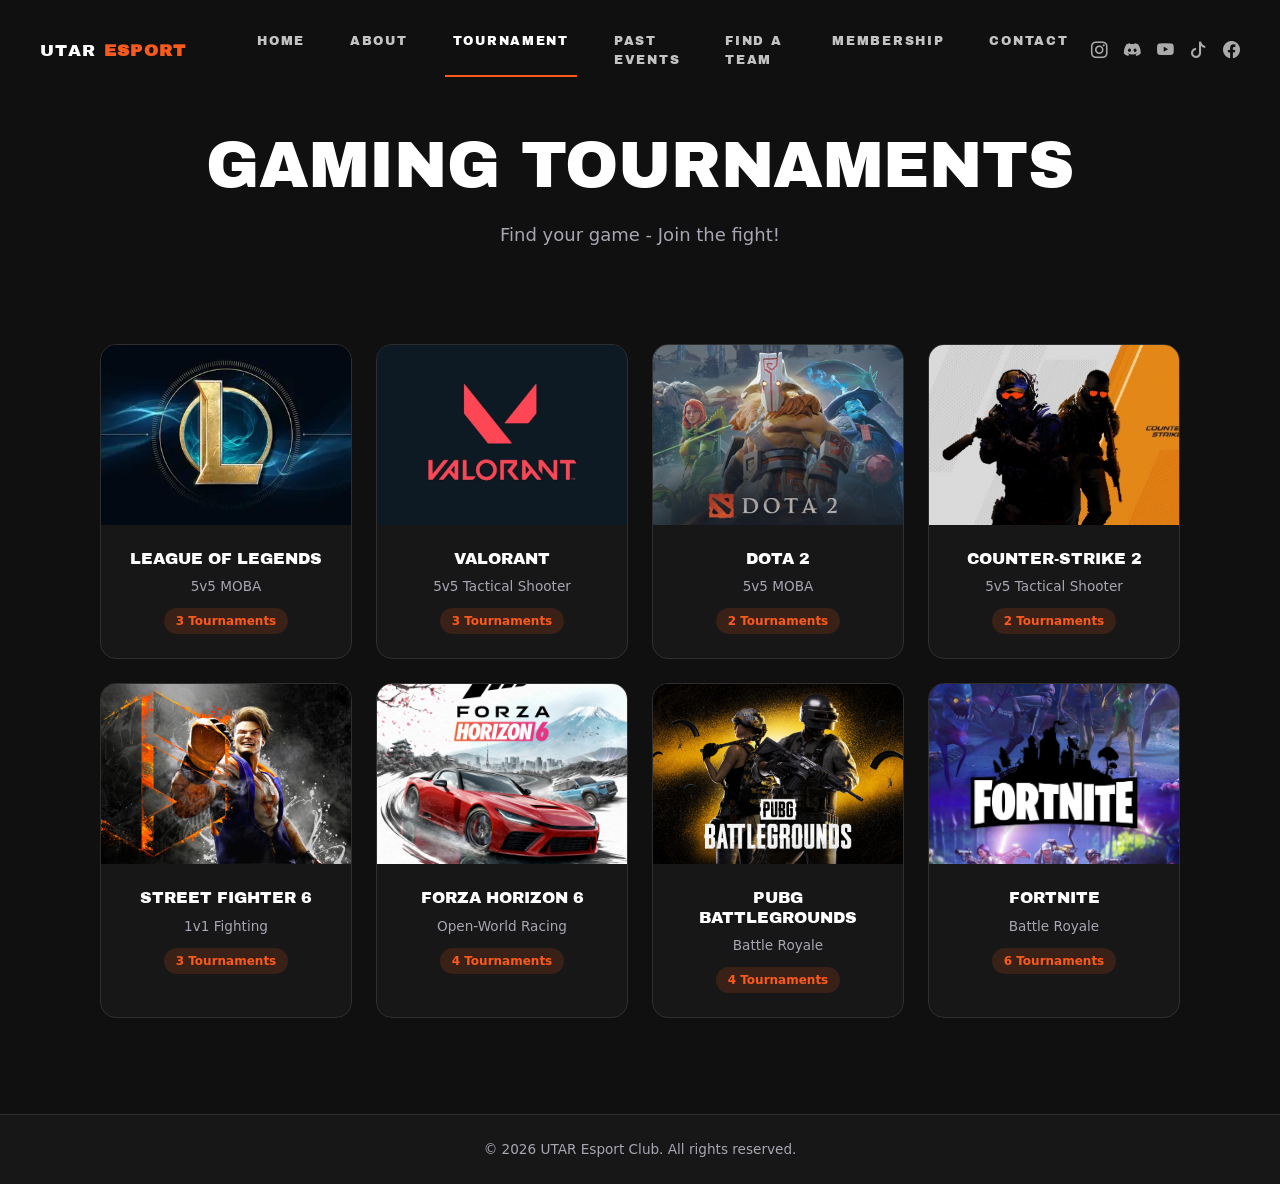
<file: tournament.html>
<!DOCTYPE html>
<html lang="en">

    <head>
        <meta charset="UTF-8">
        <meta name="viewport" content="width=device-width, initial-scale=1.0">
        <title>Tournament - UTAR Esport Club</title>

        <!-- Bootstrap css-->
        <link href="https://cdn.jsdelivr.net/npm/bootstrap@5.3.8/dist/css/bootstrap.min.css" rel="stylesheet"
            integrity="sha384-sRIl4kxILFvY47J16cr9ZwB07vP4J8+LH7qKQnuqkuIAvNWLzeN8tE5YBujZqJLB" crossorigin="anonymous">
        <!-- Bootstrap Icons -->
        <link href="https://cdn.jsdelivr.net/npm/bootstrap-icons@1.11.3/font/bootstrap-icons.min.css" rel="stylesheet">
        <!-- Google Fonts-->
        <link
            href="https://fonts.googleapis.com/css2?family=Archivo+Black&family=Bitcount+Prop+Single:wght@100..900&family=Roboto:ital,wght@0,100..900;1,100..900&family=Rubik+Spray+Paint&display=swap"
            rel="stylesheet">
        <!-- CSS file -->
        <link rel="stylesheet" href="style.css">
    </head>

    <body>

        <!-- Navigation -->
        <nav class="navbar navbar-expand-lg site-nav" data-bs-theme="dark">
            <div class="container-fluid site-nav-inner">
                <a class="navbar-brand" href="index.html">UTAR <span class="text-highlight">ESPORT</span></a>
                <button class="navbar-toggler" type="button" data-bs-toggle="collapse" data-bs-target="#mainNav"
                    aria-controls="mainNav" aria-expanded="false" aria-label="Toggle navigation">
                    <span class="navbar-toggler-icon"></span>
                </button>
                <div class="collapse navbar-collapse" id="mainNav">
                    <div class="navbar-nav site-nav-links mx-auto">
                        <a class="nav-item nav-link" href="index.html">HOME</a>
                        <a class="nav-item nav-link" href="about.html">ABOUT</a>
                        <a class="nav-item nav-link active" aria-current="page" href="tournament.html">TOURNAMENT</a>
                        <a class="nav-item nav-link" href="events.html">PAST EVENTS</a>
                        <a class="nav-item nav-link" href="findteam.html">FIND A TEAM</a>
                        <a class="nav-item nav-link" href="membership.html">MEMBERSHIP</a>
                        <a class="nav-item nav-link" href="contact.html">CONTACT</a>
                    </div>
                    <div class="site-nav-actions">
                        <a class="site-nav-social" href="#" aria-label="Instagram"><i class="bi bi-instagram"></i></a>
                        <a class="site-nav-social" href="#" aria-label="Discord"><i class="bi bi-discord"></i></a>
                        <a class="site-nav-social" href="#" aria-label="YouTube"><i class="bi bi-youtube"></i></a>
                        <a class="site-nav-social" href="#" aria-label="TikTok"><i class="bi bi-tiktok"></i></a>
                        <a class="site-nav-social" href="#" aria-label="Facebook"><i class="bi bi-facebook"></i></a>
                    </div>
                </div>
            </div>
        </nav>

        <!-- Tournament container -->
        <div class="tournament-page">
            <!-- Tournament title -->
            <header class="tournament-header">
                <h1 class="archivo-black-regular">GAMING TOURNAMENTS</h1>
                <p class="pricing-subtitle">Find your game - Join the fight!</p>
            </header>
            <!-- Tournament games -->
            <section class="tournament-section" id="gameSelect">
                <div class="container">
                    <div class="row g-4 justify-content-center">
                        <!-- League of Legends -->
                        <div class="col-lg-3 col-md-4 col-sm-6">
                            <div class="game-card" data-game="lol">
                                <img src="images/lol.png" alt="League of Legends" class="game-card-img">
                                <div class="game-card-body">
                                    <h5 class="game-card-title">LEAGUE OF LEGENDS</h5>
                                    <p class="game-card-text">5v5 MOBA</p>
                                    <span class="game-card-count">3 Tournaments</span>
                                </div>
                            </div>
                        </div>
                        <!-- Valorant -->
                        <div class="col-lg-3 col-md-4 col-sm-6">
                            <div class="game-card" data-game="valorant">
                                <img src="images/valorant.png" alt="Valorant" class="game-card-img">
                                <div class="game-card-body">
                                    <h5 class="game-card-title">VALORANT</h5>
                                    <p class="game-card-text">5v5 Tactical Shooter</p>
                                    <span class="game-card-count">3 Tournaments</span>
                                </div>
                            </div>
                        </div>
                        <!-- Dota 2 -->
                        <div class="col-lg-3 col-md-4 col-sm-6">
                            <div class="game-card" data-game="dota2">
                                <img src="images/dota2.jpg" alt="Dota 2" class="game-card-img">
                                <div class="game-card-body">
                                    <h5 class="game-card-title">DOTA 2</h5>
                                    <p class="game-card-text">5v5 MOBA</p>
                                    <span class="game-card-count">2 Tournaments</span>
                                </div>
                            </div>
                        </div>
                        <!-- Counter-Strike 2 -->
                        <div class="col-lg-3 col-md-4 col-sm-6">
                            <div class="game-card" data-game="cs2">
                                <img src="images/cs2.jpeg" alt="Counter-Strike 2" class="game-card-img">
                                <div class="game-card-body">
                                    <h5 class="game-card-title">COUNTER-STRIKE 2</h5>
                                    <p class="game-card-text">5v5 Tactical Shooter</p>
                                    <span class="game-card-count">2 Tournaments</span>
                                </div>
                            </div>
                        </div>
                        <!-- Street Fighter 6 -->
                        <div class="col-lg-3 col-md-4 col-sm-6">
                            <div class="game-card" data-game="SF6">
                                <img src="images/streetFighter6.png" alt="Street Fighter 6" class="game-card-img">
                                <div class="game-card-body">
                                    <h5 class="game-card-title">STREET FIGHTER 6</h5>
                                    <p class="game-card-text">1v1 Fighting</p>
                                    <span class="game-card-count">3 Tournaments</span>
                                </div>
                            </div>
                        </div>
                        <!-- Forza Horizon 6 -->
                        <div class="col-lg-3 col-md-4 col-sm-6">
                            <div class="game-card" data-game="FH6">
                                <img src="images/forzaHorizon6.png" alt="Forza Horizon 6" class="game-card-img">
                                <div class="game-card-body">
                                    <h5 class="game-card-title">FORZA HORIZON 6</h5>
                                    <p class="game-card-text">Open-World Racing</p>
                                    <span class="game-card-count">4 Tournaments</span>
                                </div>
                            </div>
                        </div>
                        <!-- PUBG Battlegrounds -->
                        <div class="col-lg-3 col-md-4 col-sm-6">
                            <div class="game-card" data-game="Pubg">
                                <img src="images/pubg.jpg" alt="PUBG Battlegrounds" class="game-card-img">
                                <div class="game-card-body">
                                    <h5 class="game-card-title">PUBG BATTLEGROUNDS</h5>
                                    <p class="game-card-text">Battle Royale</p>
                                    <span class="game-card-count">4 Tournaments</span>
                                </div>
                            </div>
                        </div>
                        <!-- Fortnite -->
                        <div class="col-lg-3 col-md-4 col-sm-6">
                            <div class="game-card" data-game="fortnite">
                                <img src="images/fortnite.jpg" alt="Fortnite" class="game-card-img">
                                <div class="game-card-body">
                                    <h5 class="game-card-title">FORTNITE</h5>
                                    <p class="game-card-text">Battle Royale</p>
                                    <span class="game-card-count">6 Tournaments</span>
                                </div>
                            </div>
                        </div>

                    </div>
                </div>
            </section>

            <!-- Tournament list -->
            <section class="tournament-section" id="tournamentList" style="display: none;">
                <div class="container">
                    <div class="d-flex align-items-center mb-4">
                        <button class="btn btn-back" id="backToGames">
                            <i class="bi bi-arrow-left"></i> Back to Games Lists
                        </button>
                        <h3 class="archivo-black-regular ms-3" id="currentGameTitle"></h3>
                    </div>
                    <div class="row g-4" id="tournamentCards"></div>
                </div>
            </section>

            <!-- Tournament details -->
            <div class="modal fade" id="detailModal" tabindex="-1">
                <div class="modal-dialog modal-lg modal-dialog-centered">
                    <div class="modal-content tournament-modal">
                        <div class="modal-header">
                            <h5 class="modal-title archivo-black-regular" id="modalTitle"></h5>
                            <button type="button" class="btn-close btn-close-white" data-bs-dismiss="modal"></button>
                        </div>
                        <div class="modal-body">
                            <div class="row">
                                <div class="col-md-6">
                                    <p class="tournament-detail-label"><i class="bi bi-calendar-event"></i> Date</p>
                                    <p class="tournament-detail-value" id="modalDate"></p>

                                    <p class="tournament-detail-label"><i class="bi bi-clock"></i> Time</p>
                                    <p class="tournament-detail-value" id="modalTime"></p>

                                    <p class="tournament-detail-label"><i class="bi bi-geo-alt"></i> Venue</p>
                                    <p class="tournament-detail-value" id="modalVenue"></p>
                                </div>
                                <div class="col-md-6">
                                    <p class="tournament-detail-label"><i class="bi bi-trophy"></i> Prize Pool</p>
                                    <p class="tournament-detail-value" id="modalPrize"></p>

                                    <p class="tournament-detail-label"><i class="bi bi-people"></i> Max Teams</p>
                                    <p class="tournament-detail-value" id="modalTeams"></p>

                                    <p class="tournament-detail-label"><i class="bi bi-diagram-3"></i> Format</p>
                                    <p class="tournament-detail-value" id="modalFormat"></p>
                                </div>
                            </div>
                            <hr style="background-color: #2f2f2f;">
                            <p class="tournament-detail-label"><i class="bi bi-info-circle"></i> Description</p>
                            <p class="tournament-detail-value" id="modalDesc"></p>
                        </div>
                        <div class="modal-footer">
                            <button type="button" class="btn tournament-cta" data-bs-dismiss="modal">Close</button>
                        </div>

                    </div>
                </div>
            </div>
        </div>

        <!-- Footer -->
        <footer class="tournament-footer">
            <div class="container text-center">
                <p style="color: #a9a6b3; font-size: 0.85rem; margin: 0;">
                    &copy; 2026 UTAR Esport Club. All rights reserved.
                </p>
            </div>
        </footer>

        <!-- Bootstrap JS -->
        <script src="https://cdn.jsdelivr.net/npm/bootstrap@5.3.0/dist/js/bootstrap.bundle.min.js"></script>
        <!-- jQuery -->
        <script src="https://code.jquery.com/jquery-3.7.0.min.js"></script>

        <!-- Shared behaviour. Only the navigation module applies here; the
             other blocks bail out when their markup is absent. Without this
             the fixed nav never gained .is-solid and stayed transparent over
             the page as it scrolled. -->
        <script src="script.js"></script>
        <!-- Tournament jQuery javascript -->
        <script>
            //Tournament information
            var tournamentData = {
                valorant: [
                    {
                        name: "Valorant Campus Cup 2026",
                        date: "15 August 2026",
                        time: "10:00 AM - 8:00 PM",
                        venue: "UTAR Cyber Cafe, Block K",
                        prize: "RM 2,000",
                        teams: "16 Teams (5v5)",
                        format: "Single Elimination, BO3 Finals",
                        desc: "Open to all UTAR students. Register your squad of 5 and battle through the bracket. Winner qualifies for the Inter-Varsity Championship. Bring your own peripherals. PCs provided."
                    },
                    {
                        name: "Valorant Inter-Varsity Showdown",
                        date: "20 September 2026",
                        time: "9:00 AM - 9:00 PM",
                        venue: "UTAR Main Hall",
                        prize: "RM 5,000",
                        teams: "32 Teams (5v5)",
                        format: "Double Elimination, BO5 Grand Finals",
                        desc: "The biggest Valorant event of the semester. Teams from 8 universities compete for the ultimate bragging rights. Live casted on Twitch. Audience welcome."
                    },
                    {
                        name: "Valorant 1v1 Duel Night",
                        date: "5 October 2026",
                        time: "7:00 PM - 10:00 PM",
                        venue: "UTAR Cyber Cafe, Block K",
                        prize: "RM 300 + Merch",
                        teams: "32 Players (1v1)",
                        format: "Single Elimination, BO3",
                        desc: "Casual fun event. No team needed — just you and your aim. All ranks welcome. Free snacks for participants."
                    }
                ],
                lol: [
                    {
                        name: "LoL Summoner's Rift Clash",
                        date: "22 August 2026",
                        time: "10:00 AM - 8:00 PM",
                        venue: "UTAR Cyber Cafe, Block J",
                        prize: "RM 1,500",
                        teams: "16 Teams (5v5)",
                        format: "Single Elimination, BO3 Finals",
                        desc: "Standard Summoner's Rift 5v5. Patch 14.15. All roles, no restrictions. Winner receives RP vouchers and club merch."
                    },
                    {
                        name: "LoL ARAM Madness",
                        date: "12 September 2026",
                        time: "6:00 PM - 10:00 PM",
                        venue: "UTAR Cyber Cafe, Block J",
                        prize: "RM 500 + Merch",
                        teams: "16 Teams (5v5)",
                        format: "ARAM Only, BO1 until Finals (BO3)",
                        desc: "All Random All Mid. Pure chaos. No drafting strategy, just teamfighting skill. Great for casual players."
                    },
                    {
                        name: "LoL Inter-Varsity Championship",
                        date: "18 October 2026",
                        time: "9:00 AM - 9:00 PM",
                        venue: "UTAR Main Hall",
                        prize: "RM 8,000",
                        teams: "32 Teams (5v5)",
                        format: "Swiss Stage + Single Elim, BO5 Finals",
                        desc: "The flagship LoL event. Teams from universities across Malaysia. Live on YouTube. Sponsored by Riot Games SEA."
                    }
                ],
                dota2: [
                    {
                        name: "Dota 2 Campus League",
                        date: "28 August 2026",
                        time: "10:00 AM - 8:00 PM",
                        venue: "UTAR Cyber Cafe, Block K",
                        prize: "RM 2,000",
                        teams: "12 Teams (5v5)",
                        format: "Round Robin + Playoffs, BO3",
                        desc: "Group stage followed by playoffs. Captain's Draft mode for tiebreakers. All MMR brackets welcome."
                    },
                    {
                        name: "Dota 2 All-Star Battle",
                        date: "25 October 2026",
                        time: "2:00 PM - 10:00 PM",
                        venue: "UTAR Main Hall",
                        prize: "RM 3,000 + Cosplay Contest",
                        teams: "8 Teams (5v5)",
                        format: "Exhibition Matches + Audience Vote",
                        desc: "Fun exhibition event. Audience votes on hero restrictions each round. Includes a cosplay side contest with extra prizes."
                    }
                ],
                cs2: [
                    {
                        name: "CS2 Campus Showdown",
                        date: "30 August 2026",
                        time: "1:00 PM - 7:00 PM",
                        venue: "UTAR Cyber Cafe, Block K",
                        prize: "RM 1,000",
                        teams: "16 Teams (5v5)",
                        format: "Single Elimination, BO3 Finals (MR12)",
                        desc: "Bring your own peripherals. PCs provided with CS2 pre-installed. Map pool: Mirage, Inferno, Dust2, Nuke, Anubis. Open to all ranks. Winner gets club merch."
                    },
                    {
                        name: "CS2 Inter-Faculty War",
                        date: "15 November 2026",
                        time: "10:00 AM - 6:00 PM",
                        venue: "UTAR Main Hall",
                        prize: "RM 2,000 + Faculty Trophy",
                        teams: "10 Teams (Faculty-based)",
                        format: "Group Stage + Knockout, BO5 Finals",
                        desc: "Each faculty sends their best squad. Represent your faculty and claim the annual trophy. Live streamed on the club's YouTube channel."
                    }
                ],
                SF6: [
                    {
                        name: "SF6 Campus Cup 2026",
                        date: "6 September 2026",
                        time: "2:00 PM - 8:00 PM",
                        venue: "UTAR Student Lounge",
                        prize: "RM 500 + Merch",
                        teams: "32 Players (1v1)",
                        format: "Single Elimination, BO3 (Grand Finals BO5)",
                        desc: "Bring your own fight stick or pad. Consoles provided on site. Open to all Master Ranks. Top 8 get club merch."
                    },
                    {
                        name: "SF6 Arcade Night Showdown",
                        date: "24 October 2026",
                        time: "7:00 PM - 11:00 PM",
                        venue: "UTAR Cyber Cafe, Block K",
                        prize: "RM 300",
                        teams: "16 Players (1v1)",
                        format: "Round Robin Groups + Top 8 Bracket",
                        desc: "Casual arcade-style night. Perfect for newcomers who want to learn the fighting game community."
                    },
                    {
                        name: "SF6 3v3 Team Battle",
                        date: "29 November 2026",
                        time: "1:00 PM - 7:00 PM",
                        venue: "UTAR Main Hall",
                        prize: "RM 800",
                        teams: "8 Teams (3v3)",
                        format: "Round Robin + Playoff Bracket, BO5 Sets",
                        desc: "Squad-based team battle in the style of pro fighting game leagues. Each set is a 3v3 eliminator with one ban per round."
                    }
                ],
                FH6: [
                    {
                        name: "FH6 Time Trial Championship",
                        date: "13 September 2026",
                        time: "10:00 AM - 4:00 PM",
                        venue: "UTAR Cyber Cafe, Block J",
                        prize: "RM 500",
                        teams: "40 Racers (Solo)",
                        format: "Qualifying Laps + Head-to-Head Finals",
                        desc: "Set your fastest lap on the featured route, then race head-to-head in the finals. Steering wheels available on a first-come basis."
                    },
                    {
                        name: "FH6 Night Street Race",
                        date: "17 October 2026",
                        time: "8:00 PM - 11:00 PM",
                        venue: "UTAR Cyber Cafe, Block J",
                        prize: "RM 400 + Merch",
                        teams: "32 Racers (Solo)",
                        format: "Elimination Races, Last Car Standing",
                        desc: "High-speed street circuits at night. Every race eliminates the bottom half until one racer remains."
                    },
                    {
                        name: "FH6 Inter-Faculty Race War",
                        date: "8 November 2026",
                        time: "1:00 PM - 6:00 PM",
                        venue: "UTAR Main Hall",
                        prize: "RM 1,000 + Faculty Trophy",
                        teams: "10 Teams (Faculty-based)",
                        format: "Team Endurance Race + Point System",
                        desc: "Each faculty fields a racing crew. Points awarded per race finish. The faculty with the highest total lifts the annual trophy."
                    },
                    {
                        name: "FH6 Off-Road Rally Challenge",
                        date: "21 November 2026",
                        time: "10:00 AM - 4:00 PM",
                        venue: "UTAR Cyber Cafe, Block J",
                        prize: "RM 600",
                        teams: "24 Racers (Solo)",
                        format: "Stage Rally, Combined Time",
                        desc: "Mud, gravel and jungle trails. Three timed stages, combined time decides the champion. Co-driver calls optional but encouraged."
                    }
                ],
                Pubg: [
                    {
                        name: "PUBG Campus Battle Royale",
                        date: "27 September 2026",
                        time: "1:00 PM - 7:00 PM",
                        venue: "UTAR Student Lounge",
                        prize: "RM 1,500",
                        teams: "16 Squads (4-man)",
                        format: "3 Matches, Placement + Kill Points",
                        desc: "Bring your own devices. Stable LAN provided. Winner takes the chicken dinner and the prize."
                    },
                    {
                        name: "PUBG Duo Night Cup",
                        date: "16 October 2026",
                        time: "7:00 PM - 11:00 PM",
                        venue: "Online (Club Discord)",
                        prize: "RM 600",
                        teams: "25 Duos",
                        format: "2 Matches, Standard Scoring",
                        desc: "Online duo cup hosted on the club Discord. Relaxed evening scrims with cash for the top duo."
                    },
                    {
                        name: "PUBG Freshman FFA",
                        date: "30 October 2026",
                        time: "2:00 PM - 6:00 PM",
                        venue: "UTAR Student Lounge",
                        prize: "RM 300 + Merch",
                        teams: "64 Players (Solo FFA)",
                        format: "Free-For-All, 2 Rounds",
                        desc: "No squads, no duos — every player for themselves. A welcoming event for freshmen to experience club scrims."
                    },
                    {
                        name: "PUBG Inter-Varsity Scrims",
                        date: "22 November 2026",
                        time: "9:00 AM - 6:00 PM",
                        venue: "UTAR Cyber Cafe, Block K",
                        prize: "RM 2,000",
                        teams: "32 Squads (4-man)",
                        format: "4 Matches, Super League Scoring",
                        desc: "Squads from universities across the northern region. Top squad qualifies for the national qualifier."
                    }
                ],
                fortnite: [
                    {
                        name: "Fortnite Friday Frenzy",
                        date: "4 September 2026",
                        time: "8:00 PM - 11:00 PM",
                        venue: "Online (Club Discord)",
                        prize: "RM 300 + V-Bucks",
                        teams: "50 Players (Solos)",
                        format: "2 Custom Lobbies, Total Points",
                        desc: "Casual online night hosted on the club Discord. Points per placement and elimination. All ranks welcome."
                    },
                    {
                        name: "Fortnite Zero Build Solos",
                        date: "18 September 2026",
                        time: "8:00 PM - 11:00 PM",
                        venue: "Online (Club Discord)",
                        prize: "RM 400",
                        teams: "50 Players (Solos)",
                        format: "Zero Build, 2 Lobbies, Total Points",
                        desc: "No building, pure aim and positioning. For players who prefer gunfights over ramp battles."
                    },
                    {
                        name: "Fortnite Duos Dash",
                        date: "9 October 2026",
                        time: "8:00 PM - 11:00 PM",
                        venue: "Online (Club Discord)",
                        prize: "RM 500",
                        teams: "25 Duos",
                        format: "3 Matches, Standard Scoring",
                        desc: "Pair up with a partner. Points for placements and eliminations across three lobbies."
                    },
                    {
                        name: "Fortnite Box Fight Championship",
                        date: "23 October 2026",
                        time: "7:00 PM - 10:00 PM",
                        venue: "UTAR Cyber Cafe, Block K",
                        prize: "RM 300 + Merch",
                        teams: "16 Players (1v1)",
                        format: "Single Elimination, BO3 (Finals BO5)",
                        desc: "Classic 1v1 box fights on custom creative maps. Show off your edits, cranks and shotgun aim."
                    },
                    {
                        name: "Fortnite Campus Cup",
                        date: "1 November 2026",
                        time: "2:00 PM - 7:00 PM",
                        venue: "UTAR Student Lounge",
                        prize: "RM 1,000",
                        teams: "25 Duos",
                        format: "3 Matches, Standard Scoring",
                        desc: "Team up with a duo partner and battle through three custom lobbies. Top duo wins cash and club merch."
                    },
                    {
                        name: "Fortnite Inter-Faculty Showdown",
                        date: "13 November 2026",
                        time: "1:00 PM - 6:00 PM",
                        venue: "UTAR Main Hall",
                        prize: "RM 1,500 + Faculty Trophy",
                        teams: "10 Squads (Faculty-based)",
                        format: "3 Matches, Faculty Point System",
                        desc: "Each faculty fields a squad. Combined points across three matches decide which faculty lifts the trophy."
                    }
                ]
            };

            //Tournament list
            $('.game-card').on('click', function () {
                var game = $(this).data('game'); //read the data of games

                $('#gameSelect').fadeOut(200, function () {
                    $('#tournamentList').fadeIn(300); //display the tournament list
                });

                $('#currentGameTitle').text(game.toUpperCase()); //show the current game

                renderTournamentList(game); //Clear old and render new ones

                //Render the tournament list
                function renderTournamentList(game) {
                    var container = $('#tournamentCards');
                    container.empty();

                    var tournaments = tournamentData[game];

                    tournaments.forEach(function (t, index) {
                        var card = ''
                            + '<div class="col-lg-4 col-md-6">'
                            + '  <div class="tournament-card" data-game="' + game + '" data-index="' + index + '">'
                            + '    <div class="tournament-card-body">'
                            + '      <span class="tournament-badge tournament-badge-game">' + game.toUpperCase() + '</span>'
                            + '      <h5 class="tournament-card-title">' + t.name + '</h5>'
                            + '      <p class="tournament-card-meta">'
                            + '        <i class="bi bi-calendar-event"></i> ' + t.date + '<br>'
                            + '        <i class="bi bi-trophy"></i> ' + t.prize + '<br>'
                            + '        <i class="bi bi-people"></i> ' + t.teams
                            + '      </p>'
                            + '      <div class="tournament-card-actions">'
                            + '        <button class="btn tournament-cta view-detail-btn">View Details</button>'
                            + '        <button class="btn tournament-share-btn share-whatsapp-btn" type="button" title="Share on WhatsApp" aria-label="Share on WhatsApp"><i class="bi bi-whatsapp"></i></button>'
                            + '      </div>'
                            + '    </div>'
                            + '  </div>'
                            + '</div>';

                        container.append(card);
                    });
                }

                //View details
                $(document).on('click', '.view-detail-btn', function () {
                    var game = $(this).closest('.tournament-card').data('game');
                    var index = $(this).closest('.tournament-card').data('index');
                    var t = tournamentData[game][index];

                    //fill in the data
                    $('#modalTitle').text(t.name);
                    $('#modalDate').text(t.date);
                    $('#modalTime').text(t.time);
                    $('#modalVenue').text(t.venue);
                    $('#modalPrize').text(t.prize);
                    $('#modalTeams').text(t.teams);
                    $('#modalFormat').text(t.format);
                    $('#modalDesc').text(t.desc);

                    var modal = new bootstrap.Modal(document.getElementById('detailModal'));
                    modal.show();
                });

                //Return to the tournament filter
                $('#backToGames').on('click', function () {
                    $('#tournamentList').fadeOut(200, function () {
                        $('#gameSelect').fadeIn(300);
                    });
                });
            });

            //Share a tournament to WhatsApp
            $(document).on('click', '.share-whatsapp-btn', function () {
                var card = $(this).closest('.tournament-card');
                var game = card.data('game');
                var index = card.data('index');
                var t = tournamentData[game][index];

                //Auto generate the message for the event
                var message = ''
                    + '🏆 *' + t.name + '*\n'
                    + 'Hosted by UTAR Esport Club\n\n'
                    + '📅 Date: ' + t.date + '\n'
                    + '⏰ Time: ' + t.time + '\n'
                    + '📍 Venue: ' + t.venue + '\n'
                    + '💰 Prize: ' + t.prize + '\n'
                    + '👥 Slots: ' + t.teams + '\n'
                    + '🎮 Format: ' + t.format + '\n\n'
                    + t.desc + '\n\n'
                    + 'More info: ' + window.location.href;

                //Redirect to WhatsApp with the message pre-filled
                window.open('https://wa.me/?text=' + encodeURIComponent(message), '_blank');
            });
        </script>

    </body>

</html>
</file>
<file: style.css>
body {
    background-color: #FFFFFF;
}

/* Scroll snapping: a scroll gesture settles on the start of the next
   section rather than stopping halfway between two of them. */
html {
    scroll-snap-type: y mandatory;
    scroll-behavior: smooth;
    overflow-y: scroll;
}

.hero,
.about,
.voucher,
.membership,
.news {
    scroll-snap-align: start;
}

/* script.js adds this while it animates a scroll. Snapping and an
   animated scrollTop both drive the same property, so leaving snap on
   means the browser drags the viewport back on every frame. Also drops
   scroll-behavior, or the native smooth scroll runs against jQuery's. */
html.is-scrolling {
    scroll-snap-type: none;
    scroll-behavior: auto;
}

/* Bootstrap locks scrolling by putting overflow:hidden on <body>, but
   the scroll container here is <html> (overflow-y above), so the page
   carries on scrolling behind an open dialog. script.js adds this. */
html.has-modal {
    overflow: hidden;
    scroll-snap-type: none;
}

/* Snapping and smooth scrolling both animate the viewport, which can
   trigger motion sickness. Respect the OS-level "reduce motion" setting. */
@media (prefers-reduced-motion: reduce) {
    html {
        scroll-snap-type: none;
        scroll-behavior: auto;
    }
}

/* ==========================================================
   Dot indicator  ·  built by script.js
   ========================================================== */

.dot-nav {
    position: fixed;
    top: 50%;
    right: 1.75rem;
    transform: translateY(-50%);
    z-index: 20;

    display: flex;
    flex-direction: column;
    gap: 1rem;
}

.dot {
    position: relative;
    width: 11px;
    height: 11px;
    padding: 0;

    background-color: transparent;
    border: 1.5px solid rgba(255, 255, 255, 0.45);
    border-radius: 50%;
    cursor: pointer;

    transition: background-color 0.25s ease, border-color 0.25s ease, transform 0.25s ease;
}

.dot:hover {
    border-color: #ffffff;
    transform: scale(1.25);
}

.dot.active {
    background-color: #FA5B1C;
    border-color: #FA5B1C;
    transform: scale(1.3);
}

/* The one white section — white dots are invisible on it, so the whole
   strip flips to dark ink. .active keeps the orange either way. */
.dot-nav.on-light .dot {
    border-color: rgba(0, 0, 0, 0.35);
}

.dot-nav.on-light .dot:hover {
    border-color: #000000;
}

.dot-nav.on-light .dot.active {
    background-color: #FA5B1C;
    border-color: #FA5B1C;
}

/* Name of the section, revealed on hover. */
.dot-label {
    position: absolute;
    top: 50%;
    right: calc(100% + 0.9rem);
    transform: translateY(-50%);

    background-color: #FA5B1C;
    color: #ffffff;
    font-family: "Archivo Black", sans-serif;
    font-size: 0.7rem;
    letter-spacing: 0.05rem;
    white-space: nowrap;
    padding: 0.35rem 0.7rem;
    border-radius: 999px;

    opacity: 0;
    pointer-events: none;
    transition: opacity 0.25s ease;
}

.dot:hover .dot-label,
.dot:focus-visible .dot-label {
    opacity: 1;
}

/* Crowds the content on phones, where the sections are short enough to
   thumb through anyway. */
@media (max-width: 767.98px) {
    .dot-nav {
        display: none;
    }
}

/* ==========================================================
   Site navigation
   Brand left, links centred, socials + CTA right. Rides
   transparently over the hero, then script.js adds .is-solid
   once the page scrolls so the links stay readable against
   whatever section is passing underneath.
   ========================================================== */

.site-nav {
    position: fixed;
    top: 0;
    left: 0;
    right: 0;
    z-index: 30;

    background-color: transparent;
    border-bottom: 1px solid transparent;
    padding: 1.5rem 0;

    transition: background-color 0.3s ease, padding 0.3s ease, border-color 0.3s ease;
}

.site-nav.is-solid {
    background-color: rgba(13, 13, 13, 0.92);
    /* Lets the section behind bleed through instead of reading as a
       flat slab sitting on top of the page. */
    backdrop-filter: blur(10px);
    -webkit-backdrop-filter: blur(10px);
    border-bottom-color: #222222;
    padding: 0.75rem 0;
}

.site-nav-inner {
    display: flex;
    align-items: center;
    gap: 2rem;
    padding: 0 2.5rem;
}

.site-nav .navbar-brand {
    font-family: "Archivo Black", sans-serif;
    font-size: 1.05rem;
    letter-spacing: 0.08em;
    color: #ffffff;
}

.site-nav-links .nav-link {
    position: relative;
    margin: 0 0.9rem;
    padding: 0.5rem 0;

    font-family: "Archivo Black", sans-serif;
    font-size: 0.78rem;
    letter-spacing: 0.14em;
    color: rgba(255, 255, 255, 0.75);
}

/* Underline wipes in from the left rather than fading, so the
   pointer reads as dragging it across the word. */
.site-nav-links .nav-link::after {
    content: "";
    position: absolute;
    left: 0;
    right: 0;
    bottom: 0;

    height: 2px;
    background-color: #FA5B1C;

    transform: scaleX(0);
    transform-origin: left;
    transition: transform 0.25s ease;
}

.site-nav-links .nav-link:hover,
.site-nav-links .nav-link:focus-visible,
.site-nav-links .nav-link.active {
    color: #ffffff;
}

.site-nav-links .nav-link:hover::after,
.site-nav-links .nav-link:focus-visible::after,
.site-nav-links .nav-link.active::after {
    transform: scaleX(1);
}

.site-nav-actions {
    display: flex;
    align-items: center;
    gap: 1rem;
    margin-left: auto;
}

.site-nav-social {
    font-size: 1.05rem;
    line-height: 1;
    color: rgba(255, 255, 255, 0.65);
    transition: color 0.2s ease;
}

.site-nav-social:hover,
.site-nav-social:focus-visible {
    color: #FA5B1C;
}

/* The collapsed menu needs its own backdrop, or it opens as
   unreadable text floating over the hero. */
@media (max-width: 991.98px) {
    .site-nav-inner {
        padding: 0 1.25rem;
    }

    /* Opaque, not 0.92 — the hero headline is set large enough to read
       straight through even a little transparency. */
    .navbar-collapse {
        background-color: #0d0d0d;
        border-top: 1px solid #222222;

        /* Cancels .site-nav-inner's padding so the panel reaches both
           edges of the bar instead of floating inset from them. */
        margin: 1rem -1.25rem 0;
        padding: 1.25rem;
    }

    /* The bar itself has to go solid too, or the strip of nav padding
       below the panel stays transparent and the hero shows through it. */
    .site-nav:has(.navbar-collapse.show),
    .site-nav:has(.navbar-collapse.collapsing) {
        background-color: #0d0d0d;
        border-bottom-color: #222222;
    }

    /* mx-auto and margin-left:auto both stop meaning anything once
       the bar stacks — everything just runs down the left edge. */
    .site-nav-links,
    .site-nav-actions {
        margin-left: 0;
    }

    .site-nav-links .nav-link {
        margin: 0;
    }

    /* The underline spans the full row width when stacked, which reads
       as a rule across the menu rather than a marker on the word. */
    .site-nav-links .nav-link::after {
        right: auto;
        width: 2.5rem;
    }

    .site-nav-actions {
        flex-wrap: wrap;
        margin-top: 1.25rem;
    }
}

.hero {
    background-color: #101010;

    background-size: cover;
    background-position: center;

    min-height: 100vh;
    display: flex;
    align-items: center;

    color: #ffffff;
}

.hero-container {
    background-color: #FA5B1C;
}

.hero-text {
    /* Was a flat 3rem, which stayed 48px down to a 320px screen and
       pushed the headline to three tight lines. Every other display
       heading on the site scales; this one now matches. */
    font-size: clamp(1.9rem, 8vw, 3rem);
    font-family: "Archivo Black";
    font-weight: 400;
    color: #ffffff;
}

.lead {
    max-width: auto;
    background-color: #FA5B1C;
}

.hero-text2 {
    font-size: 1rem;
    font-family: "Roboto";
    font-weight: 350;
}

.btn {
    background-color: #ffffff;
    font-size: 1rem;
    border-radius: 0rem;
    color: #000000;
    border-color: #000000;
    font-family: "Archivo Black";
    padding-left: 2rem;
    padding-right: 2rem;
    padding-top: 1rem;
    padding-bottom: 1rem;
    letter-spacing: 0.1rem;
}

.btn:hover {
    background-color: #000000;
    border-color: #ffffff;
    color: #ffffff;
}


/* "Who we are" and "What we do" sit between the hero and the ticket
   teaser. Each fills the viewport, so a scroll-snap stop lands on one
   whole section at a time. min-height rather than height: if the copy
   ever outgrows the screen the section stretches instead of clipping. */
.about {
    min-height: 100vh;
    display: flex;
    align-items: center;

    color: #ffffff;
    padding: 5rem 1.5rem;
}

/* Dark, so it reads as a continuation of the hero above it. */
.about-who {
    background-color: #101010;
}

/* One step lighter, which is what separates the two sections now that
   they no longer share a heading. */
.about-what {
    background-color: #171717;
}

/* The cards sit on .about-what's background, so they need to step up
   again to stay distinct from it. */
.about-what .about-card {
    background-color: #101010;
    border-color: #2c2c2c;
}

.about-inner {
    width: 100%;
    max-width: 72rem;
    margin: 0 auto;
}

.about-eyebrow {
    color: #a9a6b3;
    font-size: 0.875rem;
    letter-spacing: 0.15rem;
    margin-bottom: 0.5rem;
}

.about-title {
    font-family: "Archivo Black", sans-serif;
    font-size: clamp(1.75rem, 5vw, 3rem);
    margin-bottom: 1.5rem;
}

.about-text {
    max-width: 45rem;
    font-size: clamp(1rem, 2.5vw, 1.125rem);
    line-height: 1.7;
    color: #a9a6b3;
    margin-bottom: 0;
}

.about-grid {
    margin-top: 3rem;

    display: grid;
    grid-template-columns: repeat(auto-fit, minmax(min(240px, 100%), 1fr));
    gap: 1.5rem;
}

.about-card {
    background-color: #171717;
    border: 1px solid #222222;
    border-radius: 1rem;
    padding: 2rem;
}

/* The orange edge only appears on hover, so all three cards read as
   equal weight until the user actually picks one out. */
.about-card:hover {
    border-color: #FA5B1C;
}

.about-card-title {
    font-family: "Archivo Black", sans-serif;
    font-size: 1.25rem;
    margin-bottom: 0.75rem;
}

.about-card-text {
    font-size: 0.95rem;
    line-height: 1.6;
    color: #a9a6b3;
    margin-bottom: 0;
}

@media (min-width: 768px) {
    .about {
        padding: 7rem 3rem;
    }

    .about-grid {
        margin-top: 4rem;
    }
}

/* ==========================================================
   Voucher  ·  last section of index.html
   The pitch on the left, the ticket on the right. The ticket
   is one image cut in two at its perforation so the stub can
   tear away under the pointer.
   ========================================================== */

.voucher {
    display: flex;
    align-items: center;

    background-color: #101010;
    /* Lights the ticket from behind rather than sitting it on flat
       black — the section reads as a spotlit prize. */
    background-image: radial-gradient(circle at 68% 50%, rgba(250, 91, 28, 0.22), transparent 60%);
    color: #ffffff;

    min-height: 20vh;
    padding: 4rem 1.5rem;
    overflow: hidden;
}

.voucher-inner {
    width: 100%;
    max-width: 72rem;
    margin: 0 auto;

    display: grid;
    grid-template-columns: 1fr;
    gap: 3rem;
    justify-items: center;
    text-align: center;
}

.voucher-copy .about-title {
    margin-bottom: 1.5rem;
}

.voucher-copy .about-text {
    margin-bottom: 2rem;
}

/* Scoped past the global .btn, which is declared further down the
   file and would otherwise win on equal specificity. */
.voucher .voucher-cta {
    display: inline-block;
    padding: 0.9rem 2.2rem;
    border-radius: 999px;

    font-size: 0.85rem;
    letter-spacing: 0.14em;

    background-color: #FA5B1C;
    border-color: #FA5B1C;
    color: #ffffff;
}

.voucher .voucher-cta:hover {
    background-color: #ffffff;
    border-color: #ffffff;
    color: #000000;
}

.voucher-claimed {
    margin-top: 1rem;
    margin-bottom: 0;

    font-size: 0.8rem;
    letter-spacing: 0.08em;
    color: #7c7a85;
}

/* ---- the ticket ------------------------------------------------
   Height comes from the viewport and the width follows the image's
   own ratio, so the ticket can never outgrow its section the way the
   raw 633x1263 <img> used to. */

.voucher-ticket {
    /* --tear is where the orange body meets the grey stub, measured
       off the PNG: row 987 of 1263. Both halves derive from it, so
       the seam stays put if the artwork is ever swapped. */
    --tear: 78.15%;

    position: relative;
    display: block;
    flex: none;

    aspect-ratio: 633 / 1263;
    height: min(64vh, 560px);

    rotate: -5deg;
    text-decoration: none;
    transition: rotate 0.3s ease, translate 0.3s ease, filter 0.3s ease;
}

.voucher-ticket-top,
.voucher-ticket-stub {
    position: absolute;
    left: 0;
    right: 0;

    /* Both halves paint the same file; the offset is what decides
       which slice of it shows through. */
    background-image: url("images/TICKET.png");
    background-size: 100% auto;
    background-repeat: no-repeat;
}

.voucher-ticket-top {
    top: 0;
    height: var(--tear);
    background-position: center top;
}

.voucher-ticket-stub {
    bottom: 0;
    height: calc(100% - var(--tear));
    background-position: center bottom;

    transition: transform 0.3s ease;
}

/* The dashed line that shows up in the gap once the stub pulls away.
   Hidden at rest so the ticket reads as one unbroken piece. */
.voucher-ticket-top::after {
    content: "";
    position: absolute;
    left: 6%;
    right: 6%;
    bottom: 0;

    border-bottom: 2px dashed #FA5B1C;
    opacity: 0;
    transition: opacity 0.3s ease;
}

.voucher-ticket:hover,
.voucher-ticket:focus-visible {
    rotate: -2deg;
    translate: 0 -6px;
    filter: drop-shadow(0 18px 28px rgba(0, 0, 0, 0.55));
}

.voucher-ticket:hover .voucher-ticket-stub,
.voucher-ticket:focus-visible .voucher-ticket-stub {
    transform: translateY(10px) rotate(1.5deg);
}

.voucher-ticket:hover .voucher-ticket-top::after,
.voucher-ticket:focus-visible .voucher-ticket-top::after {
    opacity: 1;
}

/* Rubber stamp, shown by script.js once the voucher has been claimed. */
.voucher-stamp {
    position: absolute;
    top: 34%;
    left: 50%;
    translate: -50% -50%;
    rotate: -12deg;

    padding: 0.5rem 1.5rem;
    border: 4px solid #FA5B1C;
    border-radius: 0.5rem;

    background-color: rgba(16, 16, 16, 0.82);
    color: #FA5B1C;
    font-family: "Archivo Black", sans-serif;
    font-size: clamp(1rem, 2.2vw, 1.6rem);
    letter-spacing: 0.18em;
    white-space: nowrap;
}

@media (prefers-reduced-motion: reduce) {

    .voucher-ticket,
    .voucher-ticket-stub,
    .voucher-ticket-top::after {
        transition: none;
    }

    .voucher-ticket:hover .voucher-ticket-stub,
    .voucher-ticket:focus-visible .voucher-ticket-stub {
        transform: none;
    }
}

/* Side by side once there is room for a column of copy next to a
   ticket that tall; stacked and centred below it. */
@media (min-width: 992px) {
    .voucher-inner {
        grid-template-columns: 1.1fr 0.9fr;
        gap: 4rem;
        align-items: center;
        justify-items: start;
        text-align: left;
    }

    .voucher-ticket {
        justify-self: center;
    }
}

@media (max-width: 991.98px) {

    /* Sized so the copy, the button and the whole ticket still land on
       one phone screen — at 52vh and 4rem padding the stub fell below
       the fold, and the claimed note pushed it further still. */
    .voucher {
        padding: 3rem 1.5rem;
    }

    .voucher-inner {
        gap: 2rem;
    }

    .voucher-ticket {
        height: min(46vh, 380px);
        rotate: -3deg;
    }
}

.plan {
    display: flex;
    flex-direction: column;

    padding: 1.5rem;
    background-color: #ffffff;
    border: 0.5px solid #000000;
}

@media (min-width: 768px) {

    /* Full-screen sections, so each scroll-snap stop lands on a
       section that fills the viewport rather than a partial one.
       Desktop only — forcing 100vh on phones just causes overflow,
       since the content is taller than a phone screen to begin with. */
    .voucher,
    .membership {
        min-height: 100vh;
    }

    .plan {
        flex: 1;
        padding: 3rem;
    }
}

.plan-normal {}

.plan-special {}

.archivo-black-regular {
    font-family: "Archivo Black", sans-serif;
    font-weight: 400;
    font-style: normal;
    /* 2rem was the floor, but "TOURNAMENTS" set in Archivo Black at
       32px is wider than a 320px screen's text column and painted
       outside its box. */
    font-size: clamp(1.75rem, 8vw, 4rem);
}

.news {
    background-color: #101010;
    color: #ffffff;
    padding: 4rem 1.5rem;
}

.view-all {
    display: inline-block;
    margin-top: 0.5rem;

    color: #FA5B1C;
    font-size: 0.875rem;
    font-weight: 700;
    letter-spacing: 0.05rem;
    text-decoration: none;
}

.news-grid {
    display: grid;
    grid-template-columns: repeat(auto-fit, minmax(min(240px, 100%), 1fr));
    gap: 4rem;

    margin-top: 3rem;
}

.news-card {
    display: flex;
    flex-direction: column;
}

.news-card img {
    width: 100%;
    aspect-ratio: 3 / 4;
    object-fit: cover;

    margin-bottom: 1.5rem;
}

.news-card-title {
    font-size: 1.125rem;
    font-weight: 700;
    line-height: 1.35;
    margin-bottom: 0.75rem;
}

.news-card-text {
    font-size: 0.875rem;
    line-height: 1.6;
    color: #a9a6b3;
    margin-bottom: 1.5rem;
}

.news-card-link {
    margin-top: auto;

    color: #ffffff;
    font-size: 0.875rem;
    font-weight: 700;
    text-decoration: none;
}

.news-card-link:hover,
.view-all:hover {
    color: #FA5B1C;
    text-decoration: underline;
}

@media (min-width: 768px) {
    .news {
        padding: 7rem 3rem;
    }
}

/* ==========================================================
   Explore  ·  teasers for the pages the rest of the team owns
   Built on the .news-* card grid above; only the differences
   between a news item and a page teaser live here.
   ========================================================== */

/* .news-grid's 4rem gap and auto-fit tracks are sized for three
   portrait stories. Four teasers need explicit counts instead: auto-fit
   lands on three columns around tablet width, which leaves one card
   orphaned on a second row. */
.explore-grid {
    gap: 1.5rem;
    grid-template-columns: 1fr;
}

@media (min-width: 576px) {
    .explore-grid {
        grid-template-columns: repeat(2, 1fr);
    }
}

@media (min-width: 1200px) {
    .explore-grid {
        grid-template-columns: repeat(4, 1fr);
    }

    /* Matches .about — a full-viewport scroll-snap stop with its content
       centred. Only once all four fit on one row: wrapped to two rows
       the cards are taller than the viewport, and forcing 100vh would
       just hide the bottom one behind the next snap stop. */
    .explore {
        min-height: 100vh;
        display: flex;
        align-items: center;
    }
}

.explore-card {
    /* The whole card is the link, so it has to carry the border and
       drop the anchor's default underline and blue. */
    text-decoration: none;
    color: inherit;

    background-color: #171717;
    border: 1px solid #222222;
    border-radius: 1rem;
    padding: 1rem;

    transition: border-color 0.25s ease, transform 0.25s ease;
}

.explore-card:hover,
.explore-card:focus-visible {
    color: inherit;
    border-color: #FA5B1C;
    transform: translateY(-4px);
}

.explore-card img {
    /* .news-card img is 3/4 portrait; four of those side by side run
       off the bottom of a 1080p viewport. */
    aspect-ratio: 4 / 3;
    border-radius: 0.5rem;
    margin-bottom: 1rem;
}

.explore-card .news-card-title {
    font-family: "Archivo Black", sans-serif;
    font-size: 1rem;
    letter-spacing: 0.04em;
}

.explore-card:hover .news-card-link {
    color: #FA5B1C;
}


hr {
    height: 1px;
    /* Sets the thickness */
    background-color: #333;
    /* Sets the line color */
    border: none;
}

.text-highlight {
    color: #FA5B1C;
    font-weight: bolder;
}

.membership-description {
    margin-top: 1em;
    font-size: clamp(1rem, 3.5vw, 1.5rem);
}

/* ==========================================================
   membership.html  ·  pricing page
   Everything below is scoped to .pricing-* so it cannot leak
   into the .plan teaser panels on index.html.
   ========================================================== */

.pricing-page {
    background-color: #101010;
    color: #ffffff;
    min-height: 100vh;
}

.pricing-header {
    text-align: center;
    /* The navbar is position:absolute, so it takes up no space in
       the flow. This top padding is what stops it overlapping. */
    padding: 8rem 1.5rem 3rem;
}

.pricing-eyebrow {
    color: #a9a6b3;
    font-size: 0.875rem;
    letter-spacing: 0.15rem;
    margin-bottom: 0.5rem;
}

.pricing-subtitle {
    color: #a9a6b3;
    font-size: clamp(1rem, 2.5vw, 1.125rem);
    max-width: 40rem;
    margin: 1rem auto 3rem;
}

.pricing-grid {
    display: grid;
    grid-template-columns: repeat(auto-fit, minmax(min(320px, 100%), 1fr));
    gap: 1.5rem;

    max-width: 72rem;
    margin: 0 auto;
    padding: 0 1.5rem 6rem;
}

.pricing-card {
    display: flex;
    flex-direction: column;
    background-color: #171717;
    border: 1px solid #222222;
    border-radius: 1rem;
    padding: 2rem;
}

.pricing-card-title {
    font-family: "Archivo Black", sans-serif;
    font-size: clamp(1.5rem, 4vw, 2rem);
    margin-bottom: 0.75rem;
}

.pricing-card-desc {
    color: #a9a6b3;
    font-size: 0.95rem;
    line-height: 1.6;
}

.pricing-price {
    font-family: "Archivo Black", sans-serif;
    font-size: clamp(2rem, 6vw, 3rem);
    margin-bottom: 1.5rem;
}

.pricing-period {
    /* Step back out of Archivo Black, which only ships one very heavy
       weight and would swamp the price it sits next to. */
    font-family: var(--bs-body-font-family);
    font-size: 1rem;
    font-weight: 400;
    color: #a9a6b3;
}

.pricing-cta {
    width: 100%;
    border-radius: 999px;
    margin-bottom: 2rem;
    text-align: center;
}

.pricing-included {
    font-weight: 700;
    margin-bottom: 1.25rem;
}

.pricing-features {
    list-style: none;
    padding-left: 0;
    margin-bottom: 2rem;
}

.pricing-features li {
    display: flex;
    gap: 0.75rem;
    align-items: start;

    font-size: 0.95rem;
    line-height: 1.6;
    margin-bottom: 1rem;
}

.pricing-card-right {
    border-color: #FA5B1C;
}

/* .text-highlight carries its own margin-right for the index.html
   markers; here the flex gap already handles the spacing. */
.pricing-features .text-highlight {
    margin-right: 0;
}

/* Pins the footnote to the bottom of the card so the two cards line
   up even when one has more features. Same trick as .news-card-link. */
.pricing-footnote {
    margin-top: auto;
    font-size: 0.8rem;
    line-height: 1.5;
    color: #7c7a85;
    margin-bottom: 0;
}

.container-spec-sheet {
    display: flex;
    /* Column, so the heading stacks above the table instead of sitting
       next to it. align-items centers them on the cross axis. */
    flex-direction: column;
    align-items: center;
    padding-bottom: 4rem;
}

.spec-sheet-title {
    font-family: "Archivo Black", sans-serif;
    font-size: clamp(1.5rem, 4vw, 2.5rem);
    text-align: center;
    margin-bottom: 0.75rem;
}

.spec-sheet-subtitle {
    color: #a9a6b3;
    text-align: center;
    max-width: 40rem;
    margin-bottom: 2.5rem;
}

table {
    width: 75%;
    table-layout: fixed;
    border-collapse: collapse;
}

/* The feature name is the only column carrying real text; the two plan
   columns hold a single glyph each. Splitting the width evenly in three
   left the names wrapping mid-word while the tick columns sat empty. */
.container-spec-sheet th:not(.left-header):not(.left-data),
.container-spec-sheet td {
    width: 22%;
}

th,
td {
    background-color: #171717;
    border: none;
    border-bottom: 0.5px solid #555555;
    text-align: center;
    padding: 0.5em;


}

th {
    color: #7f7f7f;
}

th {
    color: #7f7f7f;
}



.left-data {
    text-align: left;
    padding-left: 30px;
    color: #ffffff;
    font-weight: 400;
    color: #ffffff;
    font-weight: 400;
}



.left-header {
    text-align: left;
    padding-left: 30px;
}

/* ==========================================================
   ADDED: Custom Layout & Interactive Styles for event.html & contact.html
   ========================================================== */

.page-header-custom {
    position: fixed;
    top: 0;
    left: 0;
    width: 100%;
    display: flex;
    justify-content: space-between;
    align-items: center;
    padding: 1.25rem 6%;
    background-color: rgba(16, 16, 16, 0.9);
    backdrop-filter: blur(12px);
    border-bottom: 1px solid #2f2f2f;
    z-index: 1000;
    box-sizing: border-box;
}

.brand-title {
    font-family: "Archivo Black", sans-serif;
    font-size: 1.1rem;
    letter-spacing: 1px;
    text-transform: uppercase;
    color: #ffffff;
    text-decoration: none;
}

.nav-links-custom {
    display: flex;
    gap: 1.5rem;
    list-style: none;
    margin: 0;
    padding: 0;
}

.nav-links-custom a {
    color: #a9a6b3;
    font-family: "Roboto", sans-serif;
    text-decoration: none;
    font-size: 0.875rem;
    font-weight: 600;
    transition: color 0.2s;
}

.nav-links-custom a.active,
.nav-links-custom a:hover {
    color: #FA5B1C;
}

.main-content-layout {
    flex: 1;
    padding: 7rem 6% 4rem 6%;
    max-width: 1200px;
    margin: 0 auto;
    width: 100%;
    box-sizing: border-box;
    font-family: "Roboto", sans-serif;
}

.section-headline {
    font-family: "Archivo Black", sans-serif;
    font-size: clamp(1.8rem, 4vw, 2.8rem);
    text-transform: uppercase;
    letter-spacing: 1px;
    margin-bottom: 0.5rem;
    text-align: center;
    color: #ffffff;
}

.section-subheadline {
    text-align: center;
    color: #a9a6b3;
    max-width: 650px;
    margin: 0 auto 2.5rem;
    font-size: 0.95rem;
    line-height: 1.6;
}

/* Event Controls */
.controls-bar {
    display: flex;
    justify-content: space-between;
    align-items: center;
    flex-wrap: wrap;
    gap: 1rem;
    margin-bottom: 2rem;
}

.filter-buttons {
    display: flex;
    gap: 0.5rem;
    flex-wrap: wrap;
}

.filter-btn {
    background-color: #171717;
    border: 1px solid #2f2f2f;
    color: #a9a6b3;
    padding: 0.5rem 1.25rem;
    border-radius: 999px;
    font-size: 0.8rem;
    font-weight: 700;
    font-family: "Roboto", sans-serif;
    cursor: pointer;
    transition: all 0.2s ease;
}

.filter-btn.active,
.filter-btn:hover {
    background-color: rgba(250, 91, 28, 0.2);
    color: #FA5B1C;
    border-color: #FA5B1C;
}

.search-box {
    background-color: #171717;
    border: 1px solid #2f2f2f;
    padding: 0.5rem 1.25rem;
    border-radius: 999px;
    color: #ffffff;
    outline: none;
    font-family: "Roboto", sans-serif;
    font-size: 0.85rem;
    min-width: 220px;
}

.search-box:focus {
    border-color: #FA5B1C;
}

/* Events Grid & Cards */
.events-grid {
    display: grid;
    grid-template-columns: repeat(auto-fit, minmax(min(300px, 100%), 1fr));
    gap: 2rem;
    width: 100%;
}

.event-card {
    background-color: #171717;
    border: 1px solid #2f2f2f;
    border-radius: 12px;
    overflow: hidden;
    display: flex;
    flex-direction: column;
    cursor: pointer;
    transition: transform 0.25s ease, border-color 0.25s ease;
}

.event-card:hover {
    transform: translateY(-5px);
    border-color: #FA5B1C;
}

.event-img {
    height: 200px;
    background-size: cover;
    background-position: center;
    position: relative;
}

.event-badge {
    position: absolute;
    top: 12px;
    left: 12px;
    background: rgba(0, 0, 0, 0.75);
    border: 1px solid #2f2f2f;
    color: #FA5B1C;
    font-size: 0.7rem;
    font-weight: 700;
    padding: 0.25rem 0.6rem;
    border-radius: 4px;
    text-transform: uppercase;
    font-family: "Roboto", sans-serif;
}

.event-body {
    padding: 1.5rem;
    display: flex;
    flex-direction: column;
    flex-grow: 1;
}

.event-body h3 {
    font-family: "Archivo Black", sans-serif;
    font-size: 1.15rem;
    margin-bottom: 0.4rem;
    line-height: 1.3;
    color: #ffffff;
}

.event-date {
    color: #FA5B1C;
    font-size: 0.85rem;
    font-weight: 600;
    margin-bottom: 0.8rem;
}

.event-body p {
    color: #a9a6b3;
    font-size: 0.9rem;
    line-height: 1.6;
}

/* Modal Lightbox */
.modal-overlay {
    position: fixed;
    top: 0;
    left: 0;
    width: 100%;
    height: 100%;
    background: rgba(0, 0, 0, 0.85);
    backdrop-filter: blur(8px);
    display: none;
    justify-content: center;
    align-items: center;
    z-index: 2000;
    padding: 1.5rem;
    box-sizing: border-box;
}

.modal-card {
    background-color: #171717;
    border: 1px solid #2f2f2f;
    border-radius: 12px;
    max-width: 600px;
    width: 100%;
    overflow: hidden;
    max-height: calc(100vh - 3rem);
    overflow-y: auto;
    position: relative;
    box-shadow: 0 10px 30px rgba(0, 0, 0, 0.8);
}

.modal-img {
    height: 240px;
    background-size: cover;
    background-position: center;
}

/* Embedded YouTube highlight in the event modal */
.modal-video {
    display: none;
    position: relative;
    width: 100%;
    aspect-ratio: 16 / 9;
    background-color: #000000;
}

.modal-video iframe {
    position: absolute;
    top: 0;
    left: 0;
    width: 100%;
    height: 100%;
    border: 0;
}

.modal-content {
    padding: 1.8rem;
}

.modal-close {
    position: absolute;
    top: 15px;
    right: 15px;
    background: rgba(0, 0, 0, 0.6);
    border: none;
    color: #fff;
    font-size: 1.2rem;
    width: 32px;
    height: 32px;
    border-radius: 50%;
    cursor: pointer;
}

/* Contact Page Scoped Items */
.contact-container {
    display: grid;
    grid-template-columns: 1fr 1.2fr;
    gap: 3rem;
    width: 100%;
    align-items: start;
}

.contact-info h1 {
    font-family: "Archivo Black", sans-serif;
    font-size: clamp(2rem, 4vw, 3rem);
    text-transform: uppercase;
    margin-bottom: 0.8rem;
    line-height: 1.1;
    color: #ffffff;
}

.contact-info p {
    color: #a9a6b3;
    font-size: 0.95rem;
    margin-bottom: 2rem;
    line-height: 1.6;
}

.info-item {
    display: flex;
    align-items: center;
    gap: 1rem;
    margin-bottom: 1.5rem;
}

.info-icon {
    width: 44px;
    height: 44px;
    border-radius: 8px;
    background: rgba(250, 91, 28, 0.15);
    color: #FA5B1C;
    display: flex;
    align-items: center;
    justify-content: center;
    font-size: 1.2rem;
    flex-shrink: 0;
}

.info-text strong {
    display: block;
    font-size: 0.95rem;
    color: #ffffff;
}

.info-text a,
.info-text span {
    color: #a9a6b3;
    font-size: 0.85rem;
    text-decoration: none;
}

.info-text a:hover {
    color: #FA5B1C;
}

.discord-card-widget {
    background-color: #1e1f22;
    border-radius: 8px;
    border: 1px solid #2f2f2f;
    padding: 1.25rem;
    margin-top: 1.5rem;
    display: flex;
    flex-direction: column;
    gap: 0.85rem;
}

.discord-btn-custom {
    background-color: #5865F2;
    color: #ffffff;
    text-align: center;
    padding: 0.65rem;
    border-radius: 6px;
    text-decoration: none;
    font-size: 0.85rem;
    font-weight: 700;
    transition: background-color 0.2s ease;
    display: block;
}

.discord-btn-custom:hover {
    background-color: #4752c4;
    color: #ffffff;
    text-decoration: none;
}

.contact-form-card {
    background-color: #171717;
    border: 1px solid #2f2f2f;
    padding: 2.2rem;
    border-radius: 12px;
    display: flex;
    flex-direction: column;
    gap: 1.2rem;
    box-shadow: 0 10px 30px rgba(0, 0, 0, 0.4);
}

.form-group-custom {
    display: flex;
    flex-direction: column;
    gap: 0.4rem;
}

.form-group-custom label {
    font-size: 0.8rem;
    font-weight: 700;
    text-transform: uppercase;
    letter-spacing: 0.5px;
    color: #a9a6b3;
}

.form-group-custom input,
.form-group-custom textarea,
.form-group-custom select {
    background-color: #101010;
    border: 1px solid #2f2f2f;
    padding: 0.85rem;
    border-radius: 6px;
    color: #ffffff;
    font-family: "Roboto", sans-serif;
    font-size: 0.9rem;
    outline: none;
}

.form-group-custom input:focus,
.form-group-custom textarea:focus,
.form-group-custom select:focus {
    border-color: #FA5B1C;
}

.btn-submit-orange {
    background-color: #FA5B1C;
    color: #ffffff;
    padding: 0.9rem;
    border-radius: 6px;
    border: none;
    font-weight: 700;
    font-family: "Archivo Black", sans-serif;
    text-transform: uppercase;
    letter-spacing: 1px;
    transition: background 0.2s;
    cursor: pointer;
    font-size: 0.9rem;
    margin-top: 0.5rem;
}

.btn-submit-orange:hover {
    background-color: #ff7733;
}

.alert-banner-custom {
    display: none;
    background: rgba(250, 91, 28, 0.15);
    border: 1px solid #FA5B1C;
    color: #FA5B1C;
    padding: 0.8rem;
    border-radius: 6px;
    font-size: 0.85rem;
    text-align: center;
    font-weight: 700;
}

/* FAQ Accordion Section */
.faq-section-wrapper {
    margin-top: 4rem;
    border-top: 1px solid #2f2f2f;
    padding-top: 3rem;
}

.accordion-wrapper {
    max-width: 800px;
    margin: 0 auto;
    display: flex;
    flex-direction: column;
    gap: 1rem;
}

.accordion-item-box {
    background-color: #171717;
    border: 1px solid #2f2f2f;
    border-radius: 8px;
    overflow: hidden;
}

.accordion-header-box {
    padding: 1rem 1.25rem;
    font-weight: 700;
    font-size: 0.95rem;
    cursor: pointer;
    display: flex;
    justify-content: space-between;
    align-items: center;
    color: #ffffff;
}

.accordion-body-box {
    padding: 0 1.25rem 1rem 1.25rem;
    color: #a9a6b3;
    font-size: 0.88rem;
    line-height: 1.6;
    display: none;
}

.footer-custom {
    text-align: center;
    padding: 2rem;
    border-top: 1px solid #2f2f2f;
    color: #a9a6b3;
    font-family: "Roboto", sans-serif;
    font-size: 0.85rem;
    margin-top: 3rem;
}

@media (max-width: 768px) {
    .page-header-custom {
        padding: 1rem 4%;
    }

    .main-content-layout {
        padding: 6rem 5% 3rem 5%;
    }

    .events-grid {
        grid-template-columns: 1fr;
    }

    .controls-bar {
        flex-direction: column;
        align-items: stretch;
    }

    .search-box {
        width: 100%;
    }

    .contact-container {
        grid-template-columns: 1fr;
        gap: 2rem;
    }

    .contact-info {
        text-align: center;
    }

    .info-item {
        justify-content: center;
    }
}

/* ==========================================================
   Floating Chatbot Agent Widget Styles
   ========================================================== */
.chatbot-toggler {
    position: fixed;
    bottom: 30px;
    right: 30px;
    width: 55px;
    height: 55px;
    background-color: #FA5B1C;
    border-radius: 50%;
    border: none;
    outline: none;
    cursor: pointer;
    display: flex;
    align-items: center;
    justify-content: center;
    box-shadow: 0 0 20px rgba(250, 91, 28, 0.4);
    z-index: 9999;
    transition: transform 0.2s ease;
}

.chatbot-toggler:hover {
    transform: scale(1.08);
}

.chatbot-toggler span {
    font-size: 1.5rem;
    color: #ffffff;
}

.chatbot-panel {
    position: fixed;
    bottom: 95px;
    right: 30px;
    /* A flat 340px plus the 30px offset ran off the left edge of any
       phone narrower than 370px. min() keeps the panel inside the
       viewport with a matching gutter on the far side. */
    width: min(340px, calc(100vw - 60px));
    /* Bounded by the space between the toggler and the top of the
       screen, so a short/landscape viewport cannot push the header
       off the top the way a fixed 480px did. */
    max-height: min(480px, calc(100vh - 115px));
    background-color: #171717;
    border: 1px solid #2f2f2f;
    border-radius: 12px;
    box-shadow: 0 10px 30px rgba(0, 0, 0, 0.7);
    display: none;
    flex-direction: column;
    overflow: hidden;
    z-index: 9999;
    font-family: "Roboto", sans-serif;
}

.chatbot-header {
    background-color: #101010;
    border-bottom: 1px solid #2f2f2f;
    padding: 0.85rem 1rem;
    display: flex;
    justify-content: space-between;
    align-items: center;
}

.chatbot-header h4 {
    margin: 0;
    font-size: 0.9rem;
    font-family: "Archivo Black", sans-serif;
    color: #ffffff;
    display: flex;
    align-items: center;
    gap: 0.5rem;
}

.chatbot-status-dot {
    width: 8px;
    height: 8px;
    background-color: #23a55a;
    border-radius: 50%;
    display: inline-block;
}

.chatbot-close-btn {
    background: transparent;
    border: none;
    color: #a9a6b3;
    font-size: 1.2rem;
    cursor: pointer;
}

.chatbot-messages {
    padding: 1rem;
    /* Was a fixed 300px, which ignored the panel's max-height and let
       the header, quick replies and input row overflow it. flex:1 lets
       the transcript take whatever is left instead. */
    flex: 1 1 auto;
    min-height: 120px;
    overflow-y: auto;
    display: flex;
    flex-direction: column;
    gap: 0.75rem;
    background-color: #171717;
}

.chat-msg {
    max-width: 80%;
    padding: 0.6rem 0.85rem;
    border-radius: 8px;
    font-size: 0.85rem;
    line-height: 1.4;
    word-break: break-word;
}

.chat-msg.bot {
    background-color: #22252e;
    color: #ffffff;
    align-self: flex-start;
    border-bottom-left-radius: 2px;
}

.chat-msg.user {
    background-color: #FA5B1C;
    color: #ffffff;
    align-self: flex-end;
    border-bottom-right-radius: 2px;
    font-weight: 500;
}

.chatbot-quick-replies {
    display: flex;
    gap: 0.4rem;
    overflow-x: auto;
    padding: 0.4rem 0.8rem;
    background-color: #121316;
    border-top: 1px solid #2f2f2f;
}

.quick-btn {
    background-color: #1c1e24;
    border: 1px solid #2f2f2f;
    color: #a9a6b3;
    padding: 0.25rem 0.6rem;
    border-radius: 12px;
    font-size: 0.72rem;
    white-space: nowrap;
    cursor: pointer;
    transition: all 0.2s ease;
}

.quick-btn:hover {
    border-color: #FA5B1C;
    color: #FA5B1C;
}

.chatbot-input-area {
    display: flex;
    border-top: 1px solid #2f2f2f;
    background-color: #101010;
}

.chatbot-input-area input {
    flex: 1;
    background: transparent;
    border: none;
    outline: none;
    padding: 0.75rem 1rem;
    color: #ffffff;
    font-size: 0.85rem;
    font-family: "Roboto", sans-serif;
}

.chatbot-input-area button {
    background: transparent;
    border: none;
    color: #FA5B1C;
    padding: 0 1rem;
    font-weight: 700;
    cursor: pointer;
    font-size: 0.9rem;
}

.join-button {
    border-style: solid;
    border-color: #ffffff;
    border-radius: 999px;
    min-width: 14rem;
    min-height: 4rem;
    margin-top: 1rem;
    font-family: "Archivo Black";
    font-size: 1.5rem;
    background-color: #ffffff;
}

.join-button:hover {
    border-color: #ffffff;
    background-color: #000000;
    color: #ffffff;
}

.welcome-section-button {
    border-color: #ffffff;
    border-radius: 999px;
    min-width: 13rem;
    min-height: 3.5rem;
    font-family: "Archivo Black";
    letter-spacing: 0.15rem;
    margin: 1.5rem;
}

.popular {
    position: absolute;
    top: -12px;
    right: 20px;
    background: var(--accent-orange);
    color: #fff;
    font-size: 0.7rem;
    font-weight: 800;
    text-transform: uppercase;
    padding: 0.25rem 0.75rem;
    border-radius: 20px;
}


/* ==========================================================
   Placeholder pages  ·  about / tournament / events / contact
   Shells for the rest of the team to overwrite. Everything
   is borrowed from .pricing-*; this only centres it.
   ========================================================== */

.stub-page {
    display: flex;
    align-items: center;
    justify-content: center;
}

.stub-note {
    color: #7c7a85;
    font-size: 0.8rem;
    margin-top: 2.5rem;
}


/* ==========================================================
   Registration modal  ·  index.html
   Two steps: club details, then payment. script.js keeps a
   draft of it in storage as it is typed.
   ========================================================== */

.reg-modal {
    background-color: #171717;
    border: 1px solid #222222;
    border-radius: 1rem;
    color: #ffffff;
}

.reg-modal .modal-header {
    border-bottom-color: #222222;
}

.reg-modal .modal-title {
    font-family: "Archivo Black", sans-serif;
    font-size: 1.1rem;
    letter-spacing: 0.08em;
}

/* Step pips. The current one is orange and bright; the other
   stays muted, so the pair reads as progress rather than tabs. */
.reg-steps {
    display: flex;
    gap: 1.5rem;

    list-style: none;
    padding-left: 0;
    margin-bottom: 1.75rem;
}

.reg-steps li {
    position: relative;
    padding-top: 0.75rem;
    flex: 1;

    font-size: 0.7rem;
    letter-spacing: 0.12em;
    color: #7c7a85;
}

.reg-steps li::before {
    content: "";
    position: absolute;
    top: 0;
    left: 0;
    right: 0;

    height: 3px;
    background-color: #2c2c2c;
    border-radius: 999px;
    transition: background-color 0.25s ease;
}

.reg-steps li.is-current {
    color: #ffffff;
}

.reg-steps li.is-current::before {
    background-color: #FA5B1C;
}

.reg-step {
    border: none;
    padding: 0;
    margin: 0;
    min-width: 0;
}

.reg-field {
    margin-bottom: 1rem;
}

.reg-field label {
    display: block;
    margin-bottom: 0.35rem;

    font-size: 0.75rem;
    letter-spacing: 0.1em;
    color: #a9a6b3;
}

.reg-field input,
.reg-field select {
    width: 100%;
    padding: 0.65rem 0.85rem;

    background-color: #101010;
    border: 1px solid #2c2c2c;
    border-radius: 0.5rem;
    color: #ffffff;
    font-size: 0.95rem;
}

.reg-field input:focus,
.reg-field select:focus {
    outline: none;
    border-color: #FA5B1C;
    box-shadow: 0 0 0 3px rgba(250, 91, 28, 0.2);
}

/* Two-up for the short fields — expiry next to CVV rather than
   each one stretched across the whole dialog. */
.reg-row {
    display: grid;
    grid-template-columns: repeat(auto-fit, minmax(min(130px, 100%), 1fr));
    gap: 1rem;
}

.reg-plans {
    display: grid;
    grid-template-columns: repeat(auto-fit, minmax(min(140px, 100%), 1fr));
    gap: 0.75rem;
    margin-bottom: 1rem;
}

.reg-plan {
    display: flex;
    gap: 0.6rem;
    align-items: center;

    padding: 0.75rem 0.9rem;
    background-color: #101010;
    border: 1px solid #2c2c2c;
    border-radius: 0.5rem;
    cursor: pointer;

    font-size: 0.9rem;
    transition: border-color 0.2s ease;
}

.reg-plan:hover {
    border-color: #555555;
}

/* :has lets the whole tile light up from the radio inside it,
   with no JS keeping a class in sync. */
.reg-plan:has(input:checked) {
    border-color: #FA5B1C;
}

.reg-plan input {
    accent-color: #FA5B1C;
}

.reg-plan-price {
    margin-left: auto;
    color: #a9a6b3;
    font-size: 0.8rem;
}

.reg-note {
    font-size: 0.8rem;
    line-height: 1.5;
    color: #7c7a85;
    margin-top: 1.25rem;
    margin-bottom: 0;
}

.reg-footer {
    display: flex;
    align-items: center;
    flex-wrap: wrap;
    gap: 0.75rem;
    margin-top: 1.75rem;
}

/* Same pill treatment as the nav CTA — the global .btn is a
   large square white block, which swamps a dialog this size. */
.reg-footer .btn {
    padding: 0.6rem 1.5rem;
    border-radius: 999px;
    font-size: 0.78rem;
    letter-spacing: 0.12em;
    /* The letter-spacing pushes "COMPLETE SIGN-UP" past the space it
       has, and a wrapped label leaves the two buttons different heights. */
    white-space: nowrap;
}

.reg-next,
.reg-submit {
    background-color: #FA5B1C;
    border-color: #FA5B1C;
    color: #ffffff;
}

.reg-next:hover,
.reg-submit:hover {
    background-color: #ffffff;
    border-color: #ffffff;
    color: #000000;
}

.reg-back {
    background-color: transparent;
    border-color: #555555;
    color: #ffffff;
}

/* Pushed to the right so the buttons stay grouped on the left.
   This is where "Draft saved" / "Draft restored" shows up. */
.reg-status {
    margin-left: auto;
    text-align: right;
    /* Below this it squeezes the buttons rather than wrapping itself. */
    min-width: 7rem;

    font-size: 0.75rem;
    line-height: 1.4;
    color: #7c7a85;

    opacity: 0;
    transition: opacity 0.3s ease;
}

.reg-status.is-visible {
    opacity: 1;
}

.reg-status strong {
    color: #FA5B1C;
    font-weight: 700;
}

.reg-done {
    text-align: center;
    padding: 1.5rem 0 0.5rem;
}

.reg-done-title {
    font-family: "Archivo Black", sans-serif;
    font-size: clamp(1.5rem, 5vw, 2rem);
    margin-bottom: 0.75rem;
}

.reg-done-text {
    color: #a9a6b3;
    font-size: 0.95rem;
    line-height: 1.6;
    margin-bottom: 0;
}

.about-page {
    background-color: #101010;
    color: #ffffff;
    min-height: 100vh;
}

/* Title section */
.about-header {
    text-align: center;
    padding: 8rem 1.5rem 3rem;
}

/* General section */
.about-section {
    padding: 3rem 1.5rem;
    max-width: 72rem;
    margin: 0 auto;
}

.about-section-title {
    font-family: "Archivo Black", sans-serif;
    font-size: clamp(1.5rem, 4vw, 2.25rem);
    margin-bottom: 2rem;
}

.about-text {
    color: #a9a6b3;
    font-size: 0.95rem;
    line-height: 1.8;
}

/* Statistic */
.about-stat-card {
    background-color: #171717;
    border: 1px solid #2f2f2f;
    border-radius: 1rem;
    padding: 1.5rem;
}

.about-stat-number {
    font-family: "Archivo Black", sans-serif;
    color: #FA5B1C;
    /* Two of these share a row (col-6) down to the narrowest phone,
       where a flat 2rem overran the column. */
    font-size: clamp(1.4rem, 6vw, 2rem);
}

.about-stat-label {
    color: #a9a6b3;
    font-size: 0.8rem;
    text-transform: uppercase;
    letter-spacing: 0.05rem;
    margin: 0;
}

/* Mission & Vision */
.about-mv-card {
    background-color: #171717;
    border: 1px solid #2f2f2f;
    border-radius: 1rem;
    padding: 2rem;
    height: 100%;
}

.about-mv-icon {
    color: #FA5B1C;
    font-size: 2rem;
}

.about-mv-title {
    font-family: "Archivo Black", sans-serif;
    margin-top: 1rem;
}

/* Journey */
.about-timeline {
    max-width: 40rem;
    margin: 0 auto;
    padding-left: 2rem;
    border-left: 2px solid #2f2f2f;
}

.about-timeline-item {
    position: relative;
    margin-bottom: 2.5rem;
}

.about-timeline-dot {
    position: absolute;
    left: -2.5rem;
    top: 0.25rem;
    width: 1rem;
    height: 1rem;
    background-color: #FA5B1C;
    border-radius: 50%;
}

.about-timeline-year {
    color: #FA5B1C;
    font-weight: 700;
    font-size: 0.85rem;
    letter-spacing: 0.1rem;
}

.about-timeline-title {
    font-family: "Archivo Black", sans-serif;
    font-size: 1rem;
    margin: 0.25rem 0 0.5rem;
}

/* Achievement */
.about-achievement-card {
    background-color: #171717;
    border: 1px solid #2f2f2f;
    border-radius: 1rem;
    padding: 1.5rem;
    text-align: center;
    height: 100%;
}

.about-achievement-icon {
    color: #FA5B1C;
    font-size: 1.75rem;
}

.about-achievement-card h6 {
    font-family: "Archivo Black", sans-serif;
    font-size: 0.85rem;
    margin-top: 0.75rem;
}

.about-achievement-result {
    font-weight: 700;
    margin: 0;
}

/* Committee */
.about-committee-card {
    background-color: #171717;
    border: 1px solid #2f2f2f;
    border-radius: 1rem;
    padding: 2rem 1rem;
    text-align: center;
    height: 100%;
}

.about-committee-avatar {
    width: 80px;
    height: 80px;
    margin: 0 auto 1rem;
    border-radius: 50%;
    background-color: rgba(250, 91, 28, 0.15);
    color: #FA5B1C;
    display: flex;
    align-items: center;
    justify-content: center;
    font-size: 2.5rem;
}

.about-committee-name {
    font-family: "Archivo Black", sans-serif;
    font-size: 0.9rem;
    margin-bottom: 0.25rem;
}

.about-committee-role {
    color: #FA5B1C;
    font-size: 0.8rem;
    text-transform: uppercase;
    letter-spacing: 0.05rem;
    margin: 0;
}

/* Call To Action Section */
.about-cta {
    padding: 5rem 1.5rem 6rem;
    background-color: #171717;
    border-top: 1px solid #2f2f2f;
    text-align: center;
}

.about-cta-btn {
    background-color: #FA5B1C;
    color: #ffffff;
    border: none;
    border-radius: 999px;
}

.about-cta-btn:hover {
    background-color: #e04e14;
    color: #ffffff;
}

/* Footer */
.about-footer {
    background-color: #171717;
    border-top: 1px solid #2f2f2f;
    padding: 1.5rem 0;
}

/* Tournament */
/* Tournament container */
.tournament-page {
    background-color: #101010;
    color: #ffffff;
    min-height: 100vh;
}

/* Title section */
.tournament-header {
    text-align: center;
    padding: 8rem 1.5rem 3rem;
}

/* Genaral section*/
.tournament-section {
    padding: 0 1.5rem 6rem;
    max-width: 72rem;
    margin: 0 auto;
}

/* Gaming card section */
.game-card {
    background-color: #171717;
    border: 1px solid #2f2f2f;
    border-radius: 1rem;
    overflow: hidden;
    cursor: pointer;
    transition: transform 0.3s, border-color 0.3s;
    height: 100%;
}

.game-card:hover {
    transform: translateY(-6px);
    border-color: #FA5B1C;
}

.game-card-img {
    width: 100%;
    height: 180px;
    object-fit: cover;
}

.game-card-body {
    padding: 1.5rem;
    text-align: center;
}

.game-card-title {
    font-family: "Archivo Black", sans-serif;
    font-size: 1rem;
    margin-bottom: 0.5rem;
}

.game-card-text {
    color: #a9a6b3;
    font-size: 0.85rem;
    margin-bottom: 0.75rem;
}

.game-card-count {
    display: inline-block;
    background-color: rgba(250, 91, 28, 0.15);
    color: #FA5B1C;
    padding: 0.25rem 0.75rem;
    border-radius: 999px;
    font-size: 0.75rem;
    font-weight: 700;
}

/* Tournament card section */
.tournament-card {
    display: flex;
    flex-direction: column;
    background-color: #171717;
    border: 1px solid #2f2f2f;
    border-radius: 1rem;
    height: 100%;
    transition: transform 0.3s, border-color 0.3s;
}

.tournament-card:hover {
    transform: translateY(-6px);
    border-color: #FA5B1C;
}

.tournament-card-body {
    padding: 1.5rem;
    display: flex;
    flex-direction: column;
    flex: 1;
}

.tournament-badge {
    display: inline-block;
    padding: 0.25rem 0.75rem;
    border-radius: 999px;
    font-size: 0.7rem;
    font-weight: 700;
    text-transform: uppercase;
    letter-spacing: 0.05rem;
    margin-bottom: 0.75rem;
    width: fit-content;
}

.tournament-badge-game {
    background-color: rgba(250, 91, 28, 0.15);
    color: #FA5B1C;
}

.tournament-card-title {
    font-family: "Archivo Black", sans-serif;
    font-size: 1rem;
    margin-bottom: 0.75rem;
}

.tournament-card-meta {
    color: #a9a6b3;
    font-size: 0.85rem;
    line-height: 1.8;
    margin-bottom: 1.5rem;
}

/* Card button */
.tournament-cta {
    width: 100%;
    background-color: #FA5B1C;
    color: #ffffff;
    border: none;
    border-radius: 999px;
    padding: 0.6rem 1.5rem;
    font-weight: 700;
    font-size: 0.875rem;
    font-family: "Roboto", sans-serif;
    text-align: center;
    margin-top: auto;
    transition: background-color 0.3s;
}

.tournament-cta:hover {
    background-color: #e04e14;
    color: #ffffff;
}


/* Card button row */
.tournament-card-actions {
    display: flex;
    align-items: stretch;
    gap: 0.5rem;
    margin-top: auto;
}

.tournament-card-actions .tournament-cta {
    margin-top: 0;
}

/* Small WhatsApp share button */
.tournament-share-btn {
    flex: 0 0 auto;
    background-color: rgba(37, 211, 102, 0.15);
    color: #25D366;
    border: 1px solid rgba(37, 211, 102, 0.4);
    border-radius: 999px;
    width: 2.5rem;
    padding: 0;
    font-size: 1rem;
    line-height: 1;
    display: flex;
    align-items: center;
    justify-content: center;
    transition: background-color 0.3s, color 0.3s, border-color 0.3s;
}

.tournament-share-btn:hover {
    background-color: #25D366;
    color: #ffffff;
    border-color: #25D366;
}

/* Return button*/
.btn-back {
    background-color: #171717;
    color: #a9a6b3;
    border: 1px solid #2f2f2f;
    border-radius: 999px;
    padding: 0.5rem 1.25rem;
    font-size: 0.85rem;
    font-weight: 700;
    transition: all 0.3s;
}

.btn-back:hover {
    background-color: #FA5B1C;
    border-color: #FA5B1C;
    color: #ffffff;
}

/* Modal details */
.tournament-modal {
    background-color: #171717;
    border: 1px solid #2f2f2f;
    border-radius: 1rem;
    color: #ffffff;
}

.tournament-modal .modal-header {
    border-bottom: 1px solid #2f2f2f;
}

.tournament-modal .modal-footer {
    border-top: 1px solid #2f2f2f;
}

.tournament-detail-label {
    color: #a9a6b3;
    font-size: 0.8rem;
    font-weight: 700;
    text-transform: uppercase;
    letter-spacing: 0.05rem;
    margin-bottom: 0.25rem;
}

.tournament-detail-value {
    font-size: 0.95rem;
    margin-bottom: 1rem;
}

/* Footer */
.tournament-footer {
    background-color: #171717;
    border-top: 1px solid #2f2f2f;
    padding: 1.5rem 0;
}


/* ==========================================================
   Shared API states  ·  .api-

   The two things every page talking to the API needs: grey bars while
   a request is in flight, and a box to explain it when one fails.
   Prefixed .api- rather than after any one page, because the markup
   that uses them is built in script.js and not written into any HTML
   file. Only the find-a-team board uses them today; a second page
   would use them as they stand.
   ========================================================== */

.api-skeleton-line {
    display: block;
    height: 0.7rem;
    border-radius: 999px;

    /* Two stops of a wider-than-the-element gradient, slid across. */
    background: linear-gradient(90deg, #202020 25%, #2c2c2c 50%, #202020 75%);
    background-size: 200% 100%;
    animation: api-shimmer 1.4s linear infinite;
}

.api-skeleton-line.is-lg {
    height: 1.1rem;
    width: 70%;
}

.api-skeleton-line.is-sm {
    width: 45%;
}

@keyframes api-shimmer {
    from { background-position: 200% 0; }
    to   { background-position: -200% 0; }
}

/* A pulsing gradient is exactly the kind of motion this setting is
   asking us to drop; the bars still read as placeholders standing still. */
@media (prefers-reduced-motion: reduce) {
    .api-skeleton-line {
        animation: none;
        background: #202020;
    }
}


/* ==========================================================
   Error / empty message
   ========================================================== */

.api-box {
    background-color: #171717;
    border: 1px solid #222222;
    border-left: 3px solid #a9a6b3;
    border-radius: 0.75rem;
    padding: 1.5rem;
}

.api-box.is-error {
    border-left-color: #FA5B1C;
}

.api-box-title {
    font-weight: 700;
    margin-bottom: 0.35rem;
}

.api-box-text {
    color: #a9a6b3;
    font-size: 0.9rem;
    margin-bottom: 0;
}

.api-retry {
    background-color: #FA5B1C;
    border-color: #FA5B1C;
    border-radius: 999px;
    padding: 0.4rem 1.5rem;
    margin-top: 1rem;

    color: #ffffff;
    font-size: 0.8rem;
    font-weight: 700;
    letter-spacing: 0.05rem;
}

.api-retry:hover {
    background-color: #ffffff;
    border-color: #ffffff;
    color: #000000;
}


/* ==========================================================
   Find a team  ·  findteam.html

   The compose form and the board it writes to. Prefixed .lfg- so
   nothing collides, and matching on markup that exists on one page
   only — the other six load this file and none of it reaches them.

   The loading bars and the error box are the shared .api- rules
   above.
   ========================================================== */

.lfg-page {
    background-color: #101010;
    color: #ffffff;
    min-height: 100vh;
}

.lfg-header {
    text-align: center;
    /* The navbar is fixed, so it takes up no space in the flow. This
       top padding is what stops it overlapping the title. */
    padding: 8rem 1.5rem 2.5rem;
}

.lfg-eyebrow {
    color: #a9a6b3;
    font-size: 0.875rem;
    letter-spacing: 0.15rem;
    margin-bottom: 0.5rem;
}

.lfg-subtitle {
    color: #a9a6b3;
    font-size: clamp(1rem, 2.5vw, 1.125rem);
    max-width: 40rem;
    margin: 1rem auto 0;
}


/* ==========================================================
   Compose form
   ========================================================== */

.lfg-compose {
    max-width: 72rem;
    margin: 0 auto;
    padding: 0 1.5rem;
}

.lfg-compose-title,
.lfg-board-title {
    font-family: "Archivo Black", sans-serif;
    font-size: 1.25rem;
    margin-bottom: 1rem;
}

.lfg-form {
    background-color: #171717;
    border: 1px solid #222222;
    border-radius: 1rem;
    padding: 2rem;
}

/* The four short fields share a row on a desktop and stack once
   there is no longer room for two of them side by side. */
.lfg-row {
    display: grid;
    grid-template-columns: repeat(auto-fit, minmax(min(200px, 100%), 1fr));
    gap: 1rem;
}

.lfg-field {
    margin-bottom: 1rem;
}

.lfg-row .lfg-field {
    margin-bottom: 0;
}

.lfg-row + .lfg-field {
    margin-top: 1rem;
}

.lfg-field label {
    display: block;
    margin-bottom: 0.4rem;

    color: #a9a6b3;
    font-size: 0.7rem;
    font-weight: 700;
    letter-spacing: 0.1rem;
}

.lfg-optional {
    color: #7c7a85;
    font-weight: 400;
    letter-spacing: 0;
    text-transform: lowercase;
}

.lfg-field input,
.lfg-field select,
.lfg-field textarea {
    width: 100%;
    background-color: #101010;
    border: 1px solid #2c2c2c;
    border-radius: 0.5rem;
    padding: 0.6rem 0.75rem;

    color: #ffffff;
    font-size: 0.9rem;
}

.lfg-field textarea {
    resize: vertical;
    line-height: 1.6;
}

.lfg-field input::placeholder,
.lfg-field textarea::placeholder {
    color: #5f5d68;
}

.lfg-field input:focus,
.lfg-field select:focus,
.lfg-field textarea:focus {
    outline: none;
    border-color: #FA5B1C;
}

.lfg-form-foot {
    display: flex;
    align-items: center;
    flex-wrap: wrap;
    gap: 1rem;
    margin-top: 1.5rem;
}

.lfg-submit {
    background-color: #FA5B1C;
    border-color: #FA5B1C;
    border-radius: 999px;
    padding: 0.6rem 1.75rem;

    color: #ffffff;
    font-size: 0.8rem;
    font-weight: 700;
    letter-spacing: 0.05rem;
}

.lfg-submit:hover:not(:disabled) {
    background-color: #ffffff;
    border-color: #ffffff;
    color: #000000;
}

.lfg-submit:disabled {
    opacity: 0.6;
}

.lfg-status {
    margin-bottom: 0;
    font-size: 0.85rem;
    font-weight: 700;
}

.lfg-status.is-ok {
    color: #FA5B1C;
}

.lfg-status.is-error {
    color: #ff6b6b;
}

.lfg-note {
    color: #7c7a85;
    font-size: 0.78rem;
    line-height: 1.6;
    margin: 1.25rem 0 0;
}


/* ==========================================================
   The board
   ========================================================== */

.lfg-board {
    max-width: 72rem;
    margin: 0 auto;
    padding: 3rem 1.5rem 6rem;
}

/* Title left, count right, dropping to two lines on a phone. */
.lfg-board-head {
    display: flex;
    align-items: baseline;
    justify-content: space-between;
    flex-wrap: wrap;
    gap: 0.5rem;
    margin-bottom: 1.5rem;
}

.lfg-board-head .lfg-board-title {
    margin-bottom: 0;
}

.lfg-count {
    color: #7c7a85;
    font-size: 0.8rem;
    letter-spacing: 0.08rem;
    text-transform: uppercase;
    margin-bottom: 0;
}

.lfg-grid {
    display: grid;
    grid-template-columns: repeat(auto-fill, minmax(min(280px, 100%), 1fr));
    gap: 1rem;
}

.lfg-card {
    display: flex;
    flex-direction: column;
    background-color: #171717;
    border: 1px solid #222222;
    border-radius: 1rem;
    padding: 1.5rem;
}

/* The one just posted, so it is obvious which card is yours. */
.lfg-card.is-mine {
    border-color: #FA5B1C;
}

.lfg-card-tags {
    display: flex;
    flex-wrap: wrap;
    gap: 0.4rem;
    margin-bottom: 0.75rem;
}

.lfg-tag {
    background-color: #101010;
    border: 1px solid #2c2c2c;
    border-radius: 999px;
    padding: 0.15rem 0.6rem;

    color: #a9a6b3;
    font-size: 0.65rem;
    font-weight: 700;
    letter-spacing: 0.08rem;
    text-transform: uppercase;
}

.lfg-tag.is-game {
    background-color: #FA5B1C;
    border-color: #FA5B1C;
    color: #ffffff;
}

.lfg-card-headline {
    font-family: "Archivo Black", sans-serif;
    font-size: 1rem;
    line-height: 1.4;
    margin-bottom: 0.5rem;
}

.lfg-card-details {
    color: #a9a6b3;
    font-size: 0.875rem;
    line-height: 1.6;
    margin-bottom: 1rem;
}

/* Pushed to the bottom edge so the contact line sits level across a
   row of cards whose posts are different lengths. */
.lfg-card-foot {
    display: flex;
    flex-direction: column;
    gap: 0.15rem;
    margin-top: auto;
    margin-bottom: 0;

    font-size: 0.78rem;
    overflow-wrap: anywhere;   /* Some of the emails are long. */
}

.lfg-card-ign {
    color: #ffffff;
    font-weight: 700;
}

.lfg-card-email {
    color: #7c7a85;
}

/* No text of its own, so the bars have to carry the height. */
.lfg-card.is-skeleton {
    gap: 0.75rem;
}


@media (max-width: 575.98px) {
    .lfg-form {
        padding: 1.5rem;
    }
}


/* ==========================================================
   Mobile pass  ·  cross-page

   Rules that apply to every page rather than to one feature, kept
   together at the end of the file so they land after the per-section
   styles they correct. Ordered widest breakpoint first.
   ========================================================== */

/* ---- iOS focus zoom -------------------------------------------
   Mobile Safari zooms the whole page in when a form control smaller
   than 16px takes focus, and does not zoom back out afterwards — the
   user is left on a page scrolled sideways. Every input on the site
   was between 13.6px and 15.2px. Only the rendered size matters, so
   this is scoped to touch pointers and the desktop sizes are kept. */
@media (pointer: coarse) {

    .reg-field input,
    .reg-field select,
    .lfg-field input,
    .lfg-field select,
    .lfg-field textarea,
    .form-group-custom input,
    .form-group-custom textarea,
    .form-group-custom select,
    .search-box,
    .chatbot-input-area input {
        font-size: 16px;
    }
}

/* A <select> is sized to its longest <option>, and a grid/flex item
   defaults to min-width:auto — so the widest option in the contact
   topic list was propagating up and setting the form's width. Bumping
   the font to 16px above made that wide enough to push the page into
   horizontal scroll. These let the controls shrink with their column. */
.contact-container > *,
.form-group-custom,
.lfg-field,
.reg-field {
    min-width: 0;
}

.form-group-custom input,
.form-group-custom textarea,
.form-group-custom select,
.search-box {
    width: 100%;
    max-width: 100%;
    min-width: 0;
}

/* ---- Touch targets --------------------------------------------
   Anything tapped rather than clicked needs a finger-sized box. The
   bookmark toggle was 32px square. */
@media (pointer: coarse) {

    .btn-bookmark {
        min-width: 44px;
        min-height: 44px;
    }

    .filter-btn,
    .quick-btn {
        min-height: 40px;
    }

    .modal-close {
        width: 40px;
        height: 40px;
    }
}

@media (max-width: 767.98px) {

    /* Snapping is mandatory, but .news (1872px), .about (999px) and
       .voucher (754px) are all taller than a phone screen. A mandatory
       snap point below a section that does not fit means the browser
       drags the viewport on to the next section before the current one
       has been read to the bottom. The dot indicator that this paired
       with is already hidden at this width. */
    html {
        scroll-snap-type: none;
    }

    /* The hero is the one section that should still fill the screen.
       dvh tracks the address bar as it collapses; the vh fallback is
       for browsers without it. */
    .hero {
        min-height: 100vh;
        min-height: 100dvh;
    }

    /* 100vh on a phone is measured against the *expanded* address bar,
       so these sections were taller than the screen actually is and
       left a strip of the next one showing. Content height is enough. */
    .about {
        min-height: 0;
        padding: 4rem 1.25rem;
    }

    /* The global .btn is a big square block sized for a desktop hero;
       at 2rem of side padding two of them no longer fit a phone row. */
    .btn {
        padding: 0.85rem 1.5rem;
        font-size: 0.9rem;
    }

    .welcome-section-button {
        min-width: 0;
        width: auto;
        margin: 1.5rem 0 0;
    }

    /* Fixed nav is ~60px once solid; 8rem of clearance is desktop
       spacing and wastes most of the first screen on a phone. */
    .pricing-header,
    .about-header,
    .tournament-header,
    .lfg-header {
        padding-top: 6rem;
    }

    /* ---- comparison table ----
       75% of a 360px screen is 270px shared between three columns, so
       the feature names wrapped to three lines each. Full width plus a
       smaller indent gives the names room. */
    .container-spec-sheet {
        width: 100%;
        padding-left: 1rem;
        padding-right: 1rem;
    }

    table {
        width: 100%;
    }

    /* table-layout:fixed does not shrink text to fit, so "COMPETITIVE"
       was painting straight out of its 63px cell and dragging the page
       into horizontal scroll. Smaller type plus a wrap rule keeps every
       cell inside its column at any width. */
    th,
    td {
        font-size: 0.78rem;
        padding: 0.6em 0.25em;
        overflow-wrap: break-word;
        word-break: normal;
        hyphens: auto;
    }

    /* The plan columns hold the longest single words in the table, so
       on a phone they need more than the desktop 22%. */
    .container-spec-sheet th:not(.left-header):not(.left-data),
    .container-spec-sheet td {
        width: 29%;
    }

    .left-header,
    .left-data {
        padding-left: 0.5rem;
    }
}

@media (max-width: 575.98px) {

    /* The card grids sit inside 1.5rem gutters; on the narrowest
       phones that leaves the cards too little room for their own
       2rem of padding. */
    .pricing-card,
    .lfg-card,
    .about-card {
        padding: 1.5rem 1.25rem;
    }

    .pricing-grid,
    .lfg-board,
    .lfg-compose {
        padding-left: 1rem;
        padding-right: 1rem;
    }

    .main-content-layout {
        padding-left: 1.25rem;
        padding-right: 1.25rem;
    }

    /* Stacks the label above the buttons rather than letting a 7rem
       min-width squeeze them off the row. */
    .reg-status {
        margin-left: 0;
        min-width: 0;
        text-align: left;
        width: 100%;
    }

    /* The nav CTA and socials wrap to their own line in the open
       menu; keeping them from stretching edge to edge. */
    .reg-footer .btn {
        flex: 1 1 auto;
    }

    /* The chatbot sits closer to the corner so it steals less of a
       small screen, and the panel follows it. */
    .chatbot-toggler {
        bottom: 20px;
        right: 20px;
    }

    .chatbot-panel {
        bottom: 85px;
        right: 20px;
        width: min(340px, calc(100vw - 40px));
        max-height: min(480px, calc(100vh - 105px));
    }
}

/* Phones held sideways: the viewport is ~360px tall, so anything
   pinned to a full screen height leaves no room for its own content. */
@media (max-height: 480px) and (orientation: landscape) {

    html {
        scroll-snap-type: none;
    }

    .hero,
    .about,
    .voucher,
    .membership,
    .explore {
        min-height: 0;
    }

    .hero {
        padding-top: 5rem;
        padding-bottom: 3rem;
    }

    /* Taller than the screen it opens on, so it scrolls internally
       instead of running off the top. */
    .chatbot-panel {
        max-height: calc(100vh - 105px);
    }
}
</file>
